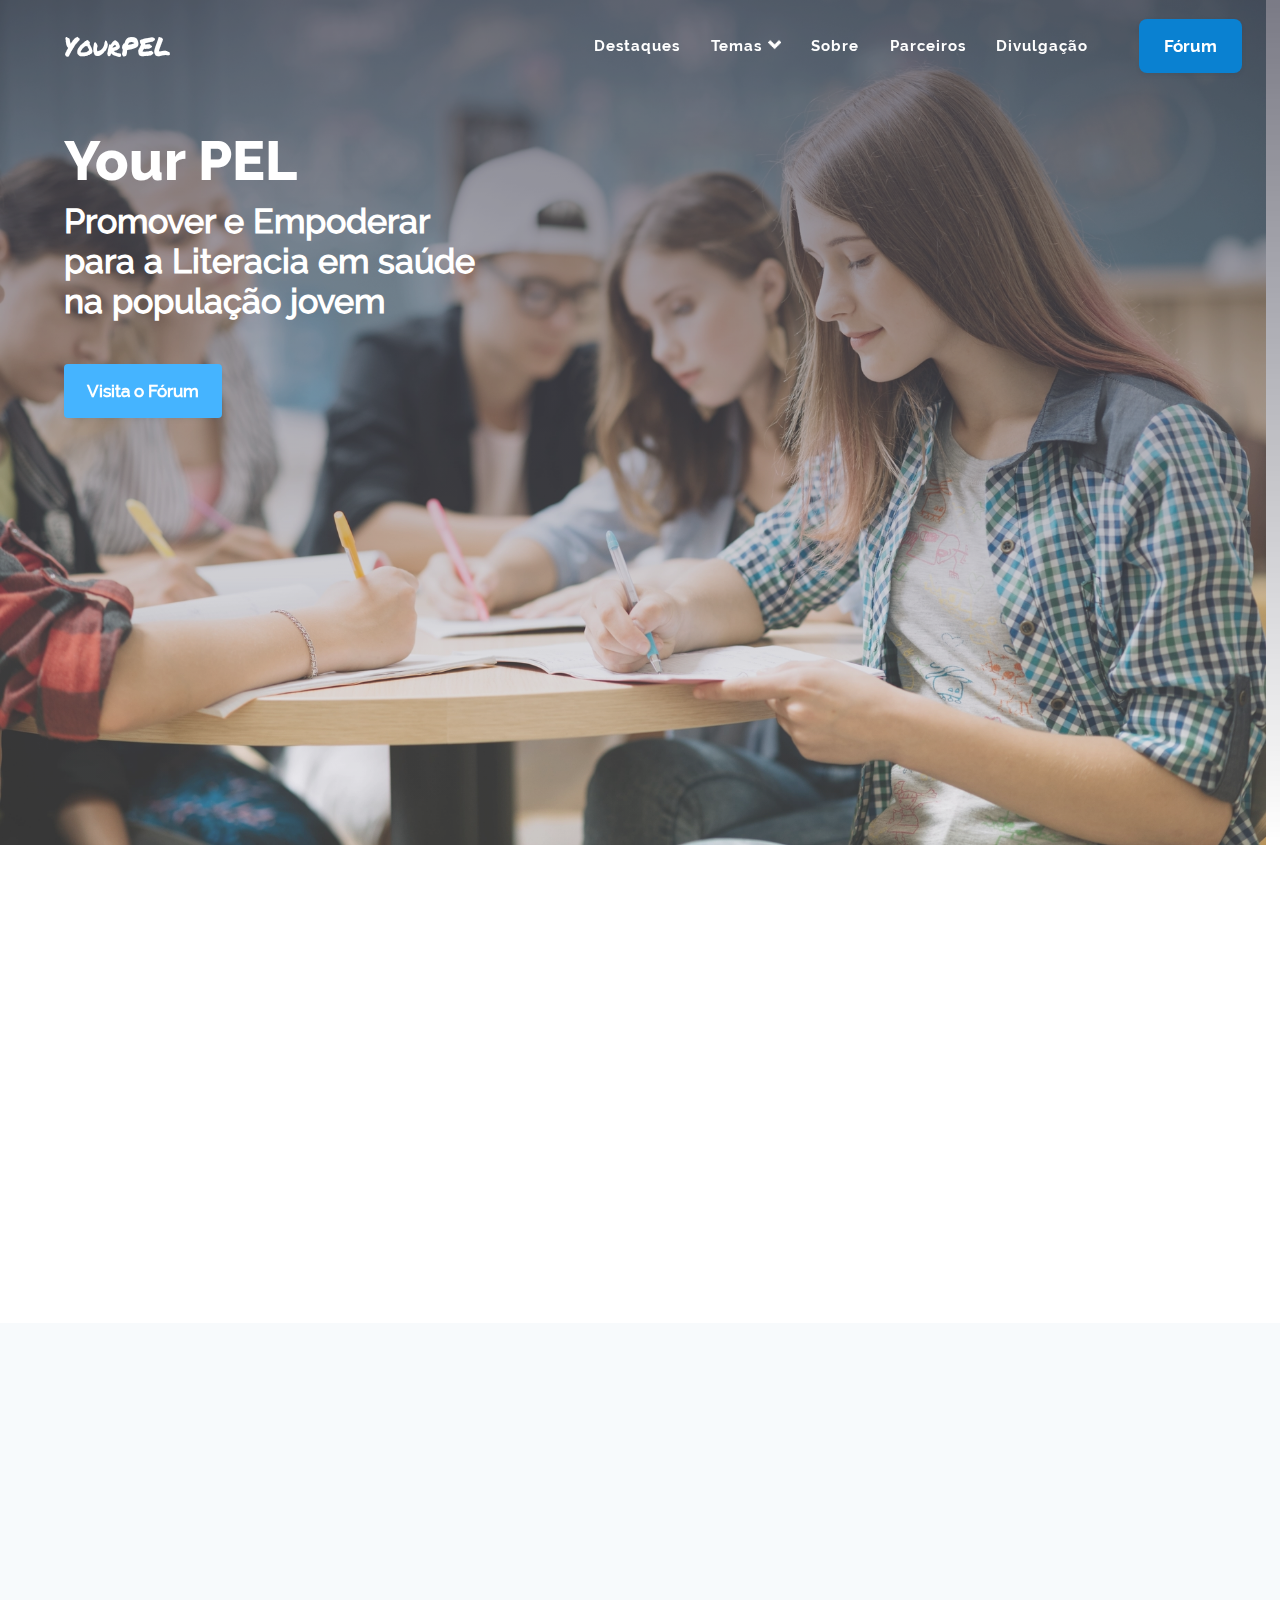
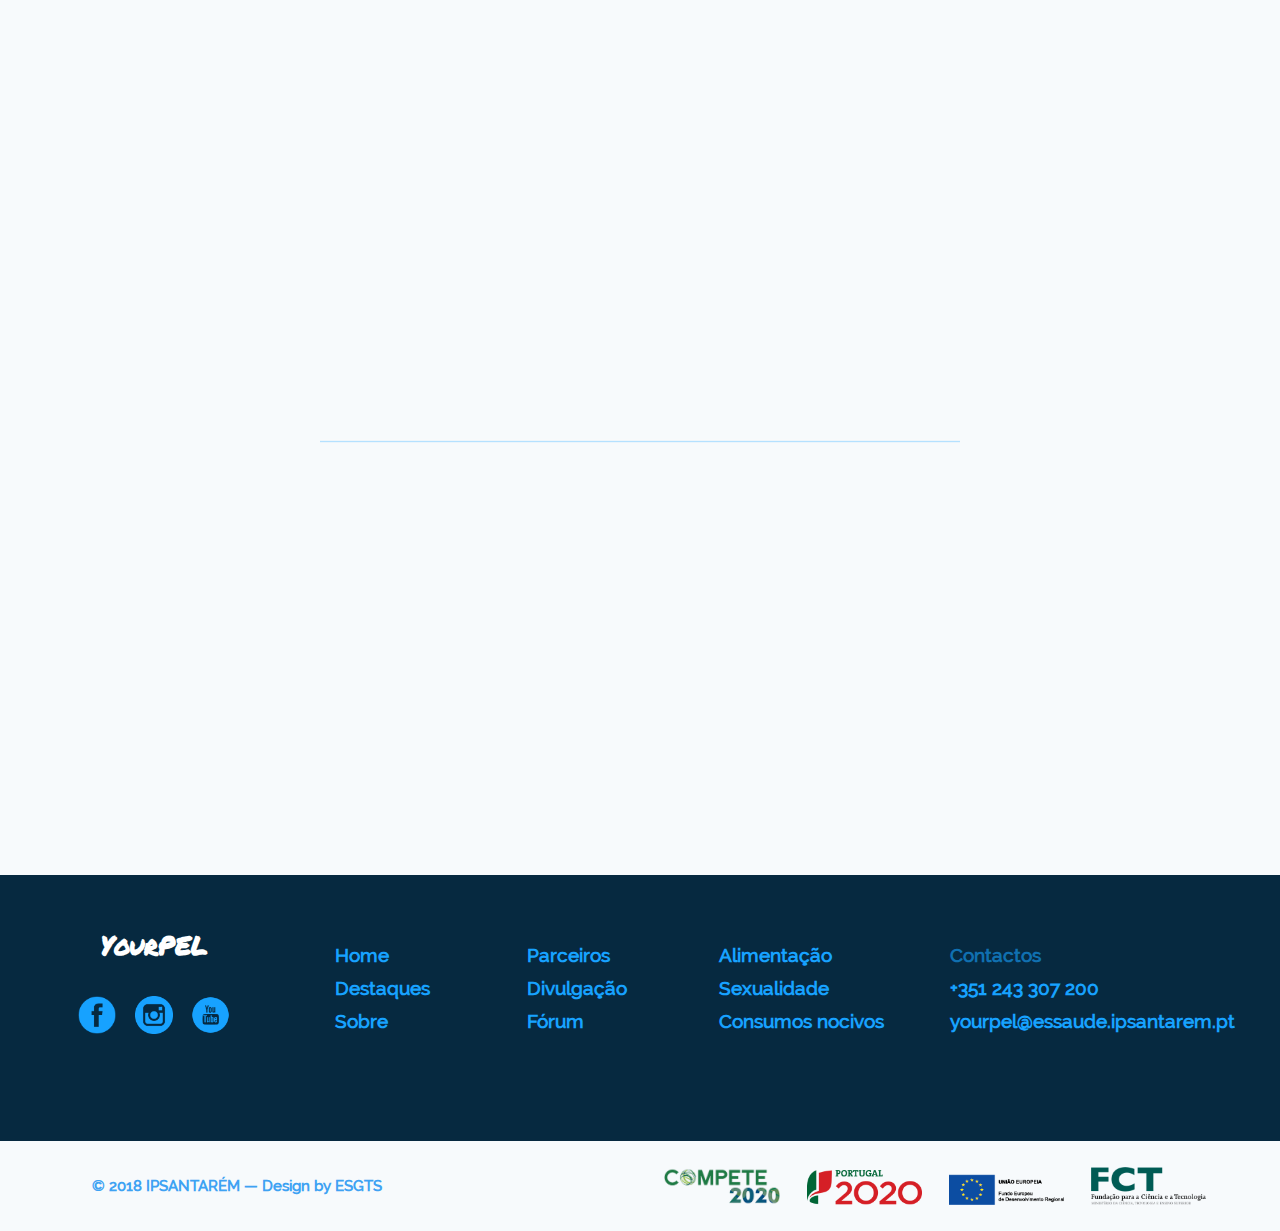
<file: index.html>
﻿<!DOCTYPE html>
<html>
    <head lang="pt">
        <meta charset="UTF-8">
        <title>Your PEL</title>
        <link rel="stylesheet" href="css/animate.css"/>
        <link rel="stylesheet" href="css/style.css"/>
        <script src="js/jquery-3.2.1.min.js"></script>
        <script src="js/jquery.color-2.1.2.min.js"></script>
        <script src="js/menu.js"></script>
        <script src="js/wow.js"></script>
        <meta name="viewport" content="width=device-width, initial-scale=1"/>
        <script>
            new WOW().init();
        </script>
    </head>
    <body class="index paginaTema">
        <div class="zonaMenu">
            <nav class="navbar">
                <a class="logo" href="index.html">YourPEL</a>
                <ul class="topicosMenu">
                    <li><a href="destaques.html">Destaques</a></li>
                    <li class="dropdownMenu">Temas<button class="setaTemasMenu"></button>
                        <div class="helper"></div>
                        <div class="triangulo"></div>
                        <div class="dropdown">
                            <div class="submenus">
                                <a href="alimentacao.html">Alimentação</a>
                                <a href="sexualidade.html">Sexualidade</a>
                                <a href="consumos.html">Consumos Nocivos</a>
                                <div class="clear"></div>
                            </div>
                        </div>
                        <div class="clear"></div>
                    </li>
                    <li><a href="sobre.html">Sobre</a></li>
                    <li><a href="parceiros.html">Parceiros</a></li>
                    <li><a href="divulgacao.html">Divulgação</a></li>
                </ul>
                <a href="forum.html"><input type="button" class="active" value="Fórum"></a>
            </nav>
            <div class="navbar-mobile mobile">
                <a class="logo" href="index.html">YourPEL</a>
                <button class="botao-mobile">☰</button>
                <div class="clear"></div>
            </div>
            <nav class="menu-mobile mobile">
                <div class="topicosMenu">
                    <div class="menu-contentor">
                        <button>x</button>
                        <a href="destaques.html">Destaques</a>
                        <a class="temas" href="alimentacao.html">Alimentação</a>
                        <a class="temas" href="sexualidade.html">Sexualidade</a>
                        <a class="temas" href="consumos.html">Consumos Nocivos</a>
                        <a href="sobre.html">Sobre</a>
                        <a href="parceiros.html">Parceiros</a>
                        <a href="divulgacao.html">Divulgação</a>
                        <a href="forum.html">Fórum</a>
                        <div class="clear"></div>
                    </div>
                    <div class="clear"></div>
                </div>
            </nav>
        </div>
        <div class="main" style="padding-bottom: 0">
            <div class="intro zonaced">
                <div class="bloco terco">
                    <h1>Your PEL</h1>
                    <div class="clear"></div>
                    <h3>Promover e Empoderar para a Literacia em saúde na população jovem</h3>
                    <div class="clear"></div>
                    <a href="forum.html" class="hvr-grow"><button type="button">Visita o Fórum</button></a>
                </div> 
            </div>

            <div class="zona">
                <div class="bloco metade">
                    <h1 class="wow fadeIn">O YourPEL ajuda-te com as tuas <mark>dúvidas</mark>.</h1>
                </div>
                <div class="bloco metade">
                    <p class="wow fadeIn">As mudanças ocorridas nos últimos anos na saúde da população portuguesa melhoraram significativamente, contudo, os jovens requerem particular atenção relativamente, aos determinantes da saúde relacionados com o estilo de vida.
                        <a href="sobre.html">Sabe mais sobre o YourPEL<img src="imagens/arrow.svg"></a></p>
                </div>
                <div class="clear"></div>
            </div>
            <div class="colorizar" style="height: 80vw;">
                    <div class="zona">
                        <h1 class="titulo wow fadeIn">Descobre tudo sobre os nossos <mark>três temas</mark> principais</h1>
                    </div>

                    <div class="zona comprido">
                        <a href="sexualidade.html">
                            <div class="sexualidade bloco terco wow fadeIn hvr-grow">
                                <h1>Sexualidade</h1>
                                <p>Respostas a todas as tuas questões</p>
                                <img src="imagens/imgSexual.png">
                                <div class="clear"></div>
                            </div>
                        </a>
                        
                        <a href="alimentacao.html">
                            <div class="alimentacao bloco terco wow fadeIn hvr-grow">
                                <h1>Alimentação</h1>
                                <p>Descobre os nossos artigos sobre alimentação</p>
                                <img src="imagens/imgAlimen.png">
                                <div class="clear"></div>
                            </div>
                        </a>

                        <a href="consumos.html">
                            <div class="consumos bloco terco wow fadeIn hvr-grow">
                                <h1>Consumos Nocivos</h1>
                                <p>Informa-te sobre os cuidados e precauções</p>
                                <img src="imagens/consumos.png">
                                <div class="clear"></div>
                            </div>
                        </a>
                        <div class="clear"></div>
                    </div>

                    <div class="hr"></div>

                    <div class="zona forum">
                        <div class="bloco metade">
                            <h1 class="wow fadeIn">Visita o nosso <mark>fórum</mark> e descobre muito mais</h1>
                        </div>

                        <div class="bloco metade">
                            <p class="wow fadeIn">Dispomos de várias salas onde podes discutir sobre os assuntos que mais te preocupam ou pelos quais sentes curiosidade em saber mais
                                <a href="forum.html">Descobre o Fórum<img src="imagens/arrow.svg"></a></p>
                        </div>
                        <div class="clear"></div>
                    </div>

            </div>
        </div>
        <footer>
            <div id="rodape">
                <h1 id="logoRodape">YourPEL</h1>
                <div id="icons">
                    <p id="linhaIc">
                        <a href="https://www.facebook.com/projetoyourpel/" target="_blank"><img id="facebookIcon" src="imagens/Rodape/facebook_icon.png" /></a>
                        <a href="https://www.instagram.com/yourpel/" target="_blank"><img id="instagramIcon" src="imagens/Rodape/instagram_icon.png" /></a>
                        <a href="https://www.youtube.com/channel/UCreEERg2Rs-FlDpCPxDyJGw" target="_blank"><img id="youtubeIcon" src="imagens/Rodape/youtube_icon.png" /></a>
                    </p>
                </div>
                <div class="zonaGeral menu">
                    <a href="index.html" class="estilo">Home</a>
                    <br>
                    <a href="destaques.html" class="estilo">Destaques </a>
                    <br>
                    <a href="sobre.html" class="estilo">Sobre </a>
                    <br>
                </div>

                <div class="zonaGeral2 menu">
                    <a href="parceiros.html" class="estilo">Parceiros</a>
                    <br>
                    <a href="divulgacao.html" class="estilo">Divulgação</a>
                    <br>
                    <a href="forum.html" class="estilo">Fórum</a>
                    <br>
                </div>

                <div class="zonaArtigos menu">
                    <a href="alimentacao.html" class="estilo">Alimentação</a>
                    <br>
                    <a href="sexualidade.html" class="estilo">Sexualidade</a>
                    <br>
                    <a href="consumos.html" class="estilo">Consumos nocivos</a>
                    <br>
                </div>

                <div class="zonaContactos menu">
                    <p class="styConta" style="color: #1070B0;">Contactos</p>
                    <p class="styConta" style="color: #17A2FF;">+351 243 307 200</p>
                    <p class="styConta" style="color: #17A2FF;">yourpel@essaude.ipsantarem.pt</p>
                </div>
                <div class="clear"></div>
            </div>
            <div id="zonaCopyrights">
                <p class="copyrights">© 2018 IPSANTARÉM — Design by ESGTS</p>
                <div id="icParceiros">
                    <a href="http://www.poci-compete2020.pt/"><img id="comp" class="estilo parceiros" src="imagens/Rodape/comp2020.png"/></a>
                    <a href="https://www.portugal2020.pt/"><img id="port" class="estilo parceiros" src="imagens/Rodape/port2020.png"/></a>
                    <a href="https://europa.eu/european-union/index_pt"><img id="eu" class="estilo parceiros" src="imagens/Rodape/UE.png"/></a>
                    <a href="https://www.fct.pt/"><img id="fct" class="estilo parceiros" src="imagens/Rodape/fct.png"/></a>
                </div>
            </div>
        </footer>
    </body>
</html>
</file>
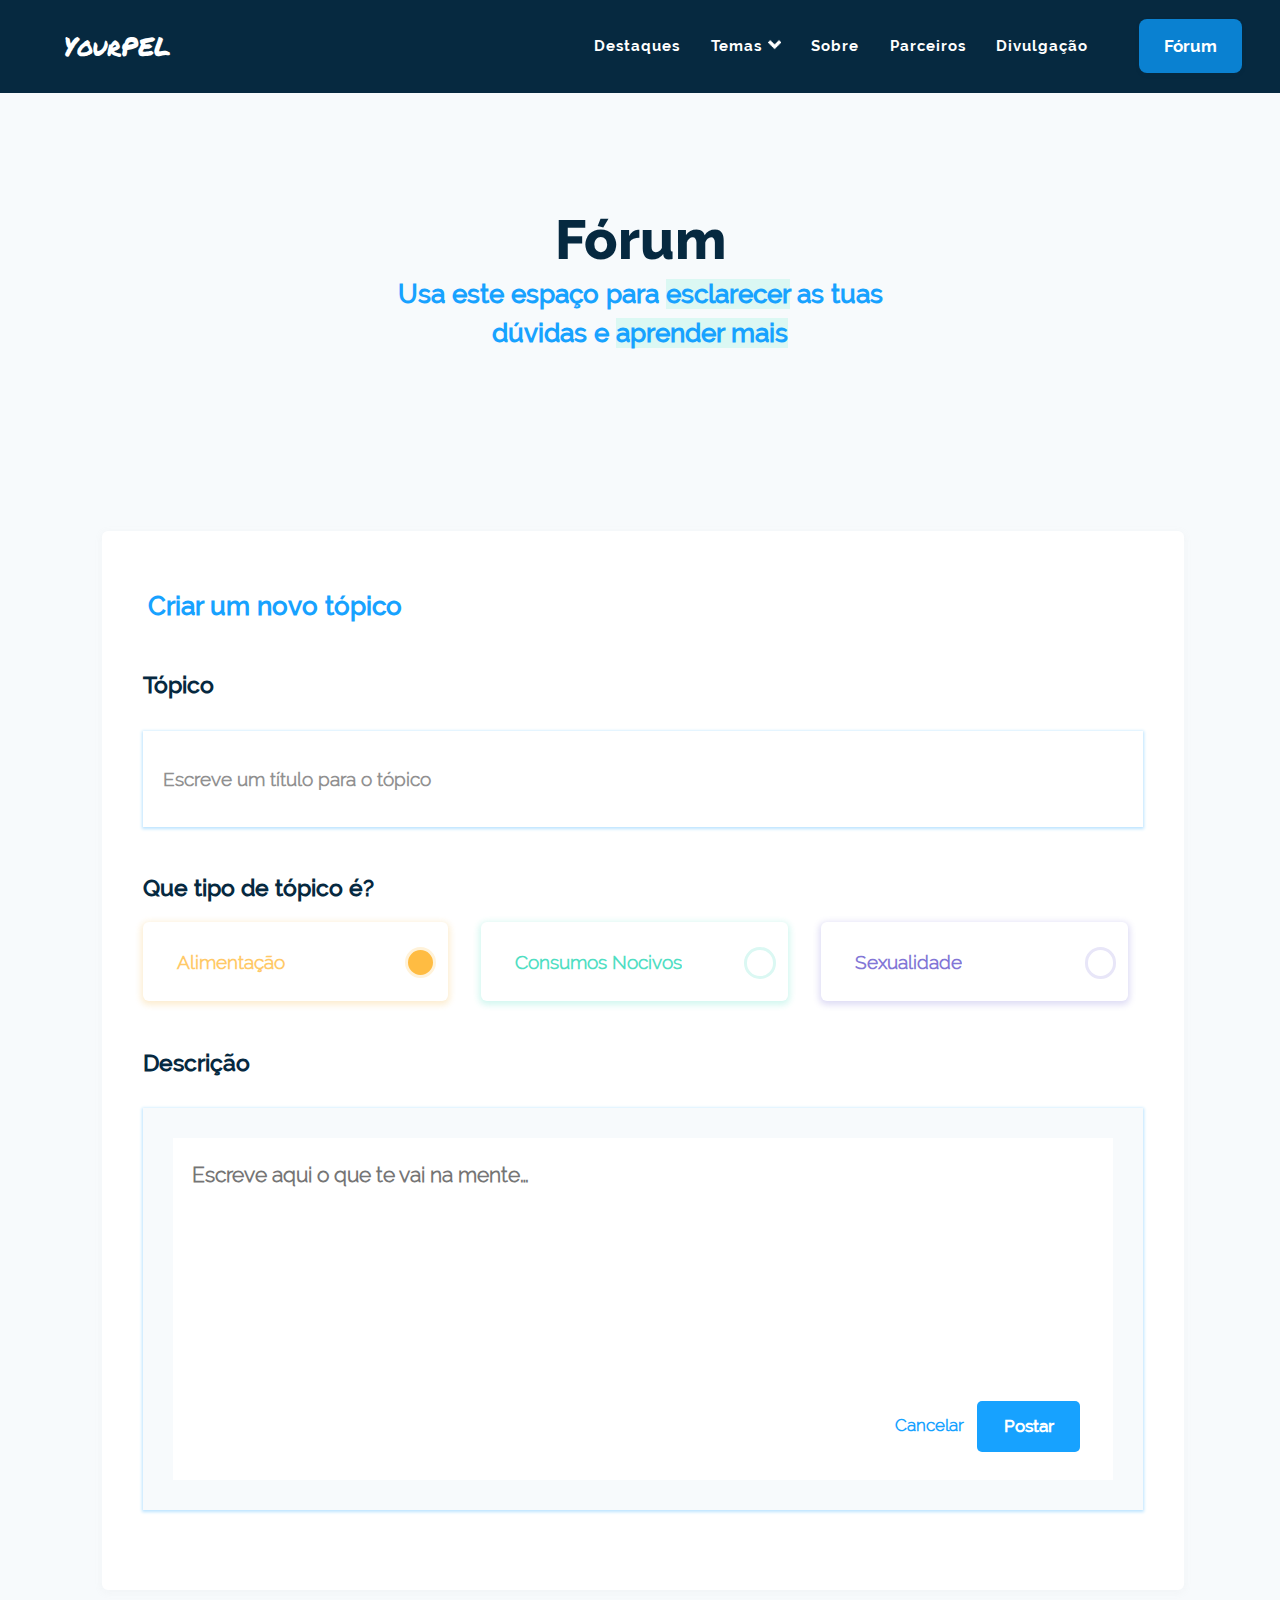
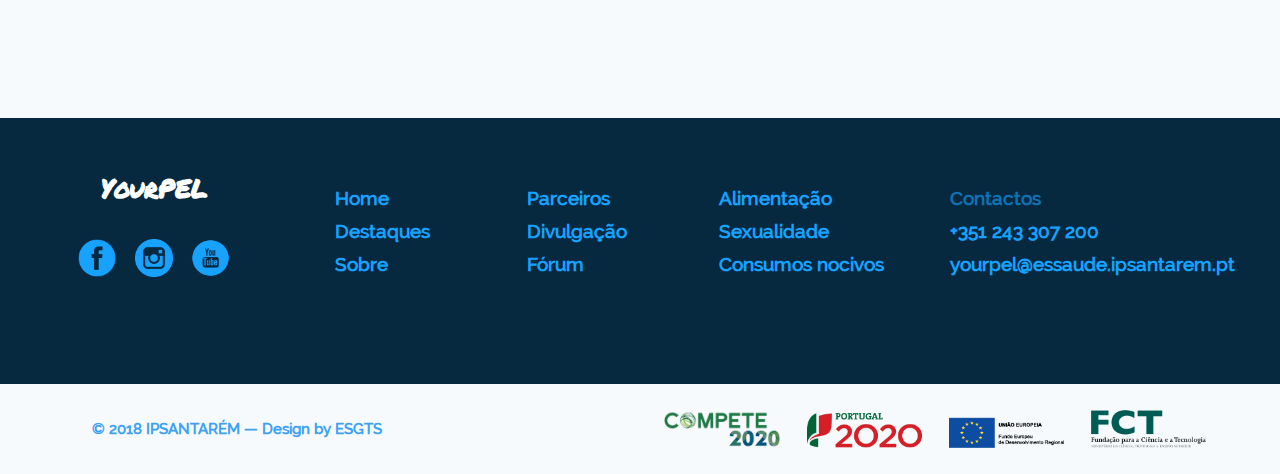
<file: criarTopico.html>
﻿<!DOCTYPE html>
<html>
<head lang="pt">
    <meta charset="UTF-8">
    <title>Fórum Your PEL</title>
    <link rel="stylesheet" href="css/style.css" />
    <link rel="stylesheet" href="css/animate.css" />
    <script src="js/wow.js"></script>
    <script src="js/jquery-3.2.1.min.js"></script>
    <script src="js/jquery.color-2.1.2.min.js"></script>
    <script src="js/menu.js"></script>
    <script src="js/recursosForumNovoTopico.js"></script>
    <script src="js/cookiesGeral.js"></script>
    <meta name="viewport" content="width=device-width, initial-scale=1" />
    <script>
      new WOW().init();
    </script>
</head>
<body class="paginaTema forum">
    <div class="zonaMenu">
        <nav class="navbar">
            <a class="logo" href="index.html">YourPEL</a>
            <ul class="topicosMenu">
                <li><a href="destaques.html">Destaques</a></li>
                <li class="dropdownMenu">
                    Temas<button class="setaTemasMenu"></button>
                    <div class="helper"></div>
                    <div class="triangulo"></div>
                    <div class="dropdown">
                        <div class="submenus">
                            <a href="alimentacao.html">Alimentação</a>
                            <a href="sexualidade.html">Sexualidade</a>
                            <a href="consumos.html">Consumos Nocivos</a>
                            <div class="clear"></div>
                        </div>
                    </div>
                    <div class="clear"></div>
                </li>
                <li><a href="sobre.html">Sobre</a></li>
                <li><a href="parceiros.html">Parceiros</a></li>
                <li><a href="divulgacao.html">Divulgação</a></li>
            </ul>
            <a href="forum.html"><input type="button" class="active" value="Fórum"></a>
        </nav>
        <div class="navbar-mobile mobile">
            <a class="logo" href="index.html">YourPEL</a>
            <button class="botao-mobile">☰</button>
            <div class="clear"></div>
        </div>
        <nav class="menu-mobile mobile">
            <div class="topicosMenu">
                <div class="menu-contentor">
                    <button>x</button>
                    <a href="destaques.html">Destaques</a>
                    <a class="temas" href="alimentacao.html">Alimentação</a>
                    <a class="temas" href="sexualidade.html">Sexualidade</a>
                    <a class="temas" href="consumos.html">Consumos Nocivos</a>
                    <a href="sobre.html">Sobre</a>
                    <a href="parceiros.html">Parceiros</a>
                    <a href="divulgacao.html">Divulgação</a>
                    <a href="forum.html">Fórum</a>
                    <div class="clear"></div>
                </div>
                <div class="clear"></div>
            </div>
        </nav>
    </div>
    <div class="main">
        <div class="tituloZonaConteudo">
            <p class="destaquesTitulo">Fórum</p>
            <p class="aqui-podes-encontrar">Usa este espaço para <mark>esclarecer</mark> as tuas dúvidas e <mark>aprender mais</mark></p>
        </div>
        <div class="conteudo">
            <p class="novoTopico">Criar um novo tópico</p>
            <p class="tituloTopico">Tópico</p>
            <div class="div_tituloNovoTopico">
                <input type="text" class="textoTituloNovoTopico" placeholder="Escreve um título para o tópico">
                <div class="clear"></div>
            </div>
            <p class="tituloTopico">Que tipo de tópico é?</p>
            <div class="div_escolhaTipoTopico">
                <div class="div_escolhaAlimentacao">
                    <p class="textoEscolha" style="color: #FFBC42">Alimentação</p>
                    <div class="round">
                        <input type="checkbox" id="cbAlimentacao" checked />
                        <label for="cbAlimentacao"></label>
                    </div>
                </div>
                <div class="div_escolhaConsumos">
                    <p class="textoEscolha" style="color: #24D7B4">Consumos Nocivos</p>
                    <div class="round">
                        <input type="checkbox" id="cbConsumos" />
                        <label for="cbConsumos" style="border: 3px solid #DBF8F3;"></label>
                    </div>
                </div>
                <div class="div_escolhaSexualidade">
                    <p class="textoEscolha" style="color:#6355CD">Sexualidade</p>
                    <div class="round">
                        <input type="checkbox" id="cbSexualidade" />
                        <label for="cbSexualidade" style="border: 3px solid #E8E6F8;"></label>
                    </div>
                </div>
                <div class="clear"></div>
            </div>
            <p class="tituloTopico">Descrição</p>
            <div class="div_descricaoNovoTopico">
                <div class="zonaTextoDescricao">
                    <textarea class="textoDescricao" placeholder="Escreve aqui o que te vai na mente…"></textarea>
                    <div class="div_postarCancelar">
                        <span class="cancelar">Cancelar</span>
                        <input type="button" class="btn_postar" value="Postar">
                    </div>
                </div>

                <div class="clear"></div>
            </div>
            <div class="zonaMudancaTopicos">

            </div>
        </div>
    </div>

    <footer>
        <div id="rodape">
            <h1 id="logoRodape">YourPEL</h1>
            <div id="icons">
                <p id="linhaIc">
                    <a href="https://www.facebook.com/projetoyourpel/" target="_blank"><img id="facebookIcon" src="imagens/Rodape/facebook_icon.png" /></a>
                    <a href="https://www.instagram.com/yourpel/" target="_blank"><img id="instagramIcon" src="imagens/Rodape/instagram_icon.png" /></a>
                    <a href="https://www.youtube.com/channel/UCreEERg2Rs-FlDpCPxDyJGw" target="_blank"><img id="youtubeIcon" src="imagens/Rodape/youtube_icon.png" /></a>
                </p>
            </div>
            <div class="zonaGeral menu">
                <a href="index.html" class="estilo">Home</a>
                <br>
                <a href="destaques.html" class="estilo">Destaques </a>
                <br>
                <a href="sobre.html" class="estilo">Sobre </a>
                <br>
            </div>

            <div class="zonaGeral2 menu">
                <a href="parceiros.html" class="estilo">Parceiros</a>
                <br>
                <a href="divulgacao.html" class="estilo">Divulgação</a>
                <br>
                <a href="forum.html" class="estilo">Fórum</a>
                <br>
            </div>

            <div class="zonaArtigos menu">
                <a href="alimentacao.html" class="estilo">Alimentação</a>
                <br>
                <a href="sexualidade.html" class="estilo">Sexualidade</a>
                <br>
                <a href="consumos.html" class="estilo">Consumos nocivos</a>
                <br>
            </div>

            <div class="zonaContactos menu">
                <p class="styConta" style="color: #1070B0;">Contactos</p>
                <p class="styConta" style="color: #17A2FF;">+351 243 307 200</p>
                <p class="styConta" style="color: #17A2FF;">yourpel@essaude.ipsantarem.pt</p>
            </div>
            <div class="clear"></div>
        </div>
        <div id="zonaCopyrights">
            <p class="copyrights">© 2018 IPSANTARÉM — Design by ESGTS</p>
            <div id="icParceiros">
                <a href="http://www.poci-compete2020.pt/"><img id="comp" class="estilo parceiros" src="imagens/Rodape/comp2020.png" /></a>
                <a href="https://www.portugal2020.pt/"><img id="port" class="estilo parceiros" src="imagens/Rodape/port2020.png" /></a>
                <a href="https://europa.eu/european-union/index_pt"><img id="eu" class="estilo parceiros" src="imagens/Rodape/UE.png" /></a>
                <a href="https://www.fct.pt/"><img id="fct" class="estilo parceiros" src="imagens/Rodape/fct.png" /></a>
            </div>
        </div>
    </footer>
</body>
</html>
</file>
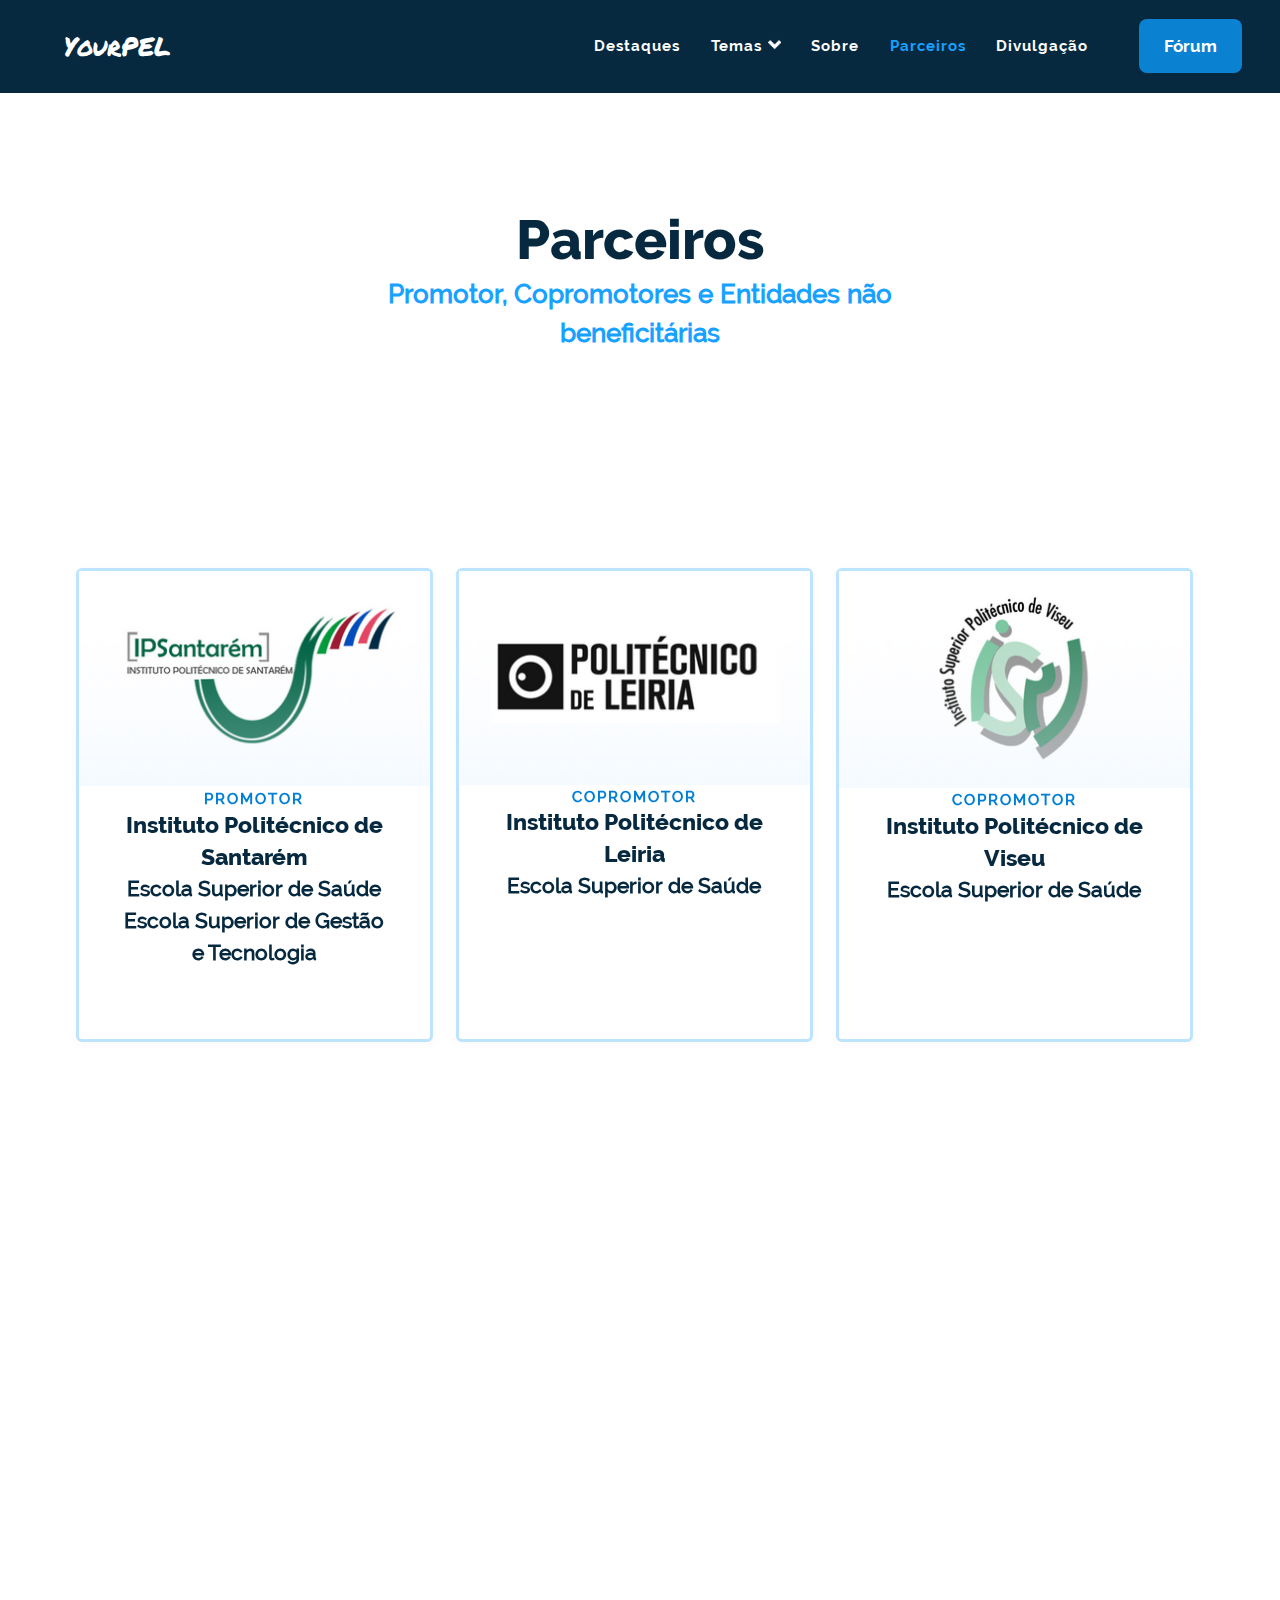
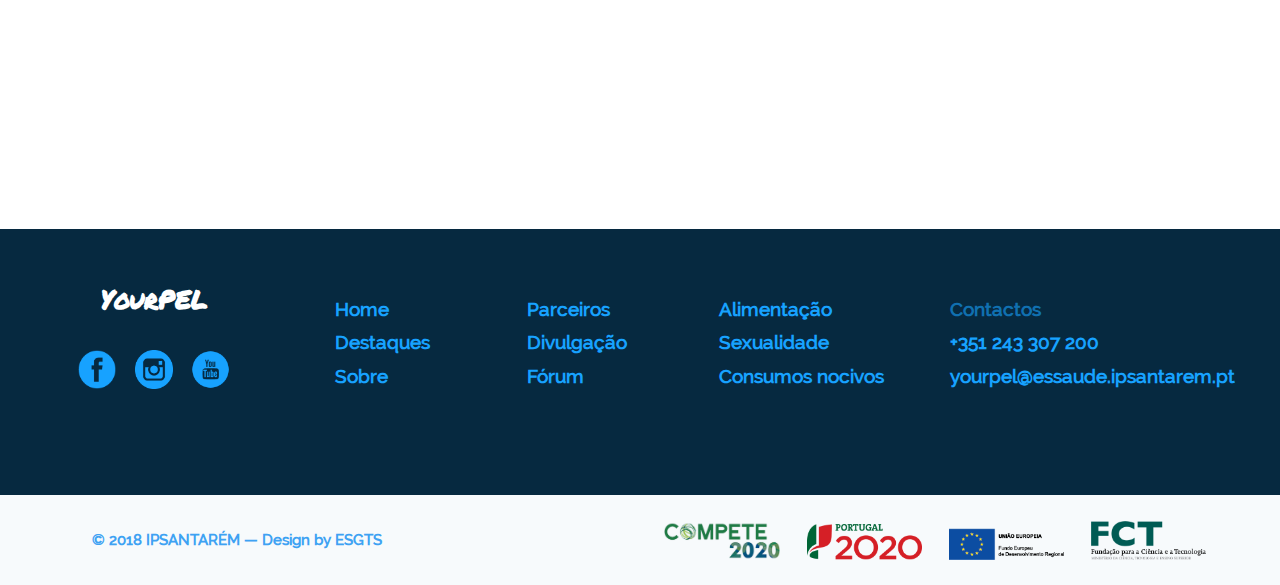
<file: parceiros.html>
﻿<!DOCTYPE html>
<html>
    <head lang="pt">
        <meta charset="UTF-8">
        <title>Parceiros Your PEL</title>
        <link rel="stylesheet" href="css/style.css"/>
        <link rel="stylesheet" href="css/animate.css"/>
        <script src="js/wow.js"></script>
        <script src="js/jquery-3.2.1.min.js"></script>
        <script src="js/jquery.color-2.1.2.min.js"></script>
        <script src="js/menu.js"></script>
        <script src="js/cookiesGeral.js"></script>
        <meta name="viewport" content="width=device-width, initial-scale=1"/>
        <script>
          new WOW().init();
        </script>
    </head>
    <body class="parceiros">
        <div class="zonaMenu">
            <nav class="navbar">
                <a class="logo" href="index.html">YourPEL</a>
                <ul class="topicosMenu">
                    <li><a href="destaques.html">Destaques</a></li>
                    <li class="dropdownMenu">Temas<button class="setaTemasMenu"></button>
                        <div class="helper"></div>
                        <div class="triangulo"></div>
                        <div class="dropdown">
                            <div class="submenus">
                                <a href="alimentacao.html">Alimentação</a>
                                <a href="sexualidade.html">Sexualidade</a>
                                <a href="consumos.html">Consumos Nocivos</a>
                                <div class="clear"></div>
                            </div>
                        </div>
                        <div class="clear"></div>
                    </li>
                    <li><a href="sobre.html">Sobre</a></li>
                    <li class="selected"><a href="parceiros.html">Parceiros</a></li>
                    <li><a href="divulgacao.html">Divulgação</a></li>
                </ul>
                <a href="forum.html"><input type="button" class="active" value="Fórum"></a>
            </nav>
            <div class="navbar-mobile mobile">
                <a class="logo" href="index.html">YourPEL</a>
                <button class="botao-mobile">☰</button>
                <div class="clear"></div>
            </div>
            <nav class="menu-mobile mobile">
                <div class="topicosMenu">
                    <div class="menu-contentor">
                        <button>x</button>
                        <a href="destaques.html">Destaques</a>
                        <a class="temas" href="alimentacao.html">Alimentação</a>
                        <a class="temas" href="sexualidade.html">Sexualidade</a>
                        <a class="temas" href="consumos.html">Consumos Nocivos</a>
                        <a href="sobre.html">Sobre</a>
                        <a href="parceiros.html">Parceiros</a>
                        <a href="divulgacao.html">Divulgação</a>
                        <a href="forum.html">Fórum</a>
                        <div class="clear"></div>
                    </div>
                    <div class="clear"></div>
                </div>
            </nav>
        </div>
        <div class="main">
            <div class="tituloZonaConteudo">
                <p class="destaquesTitulo">Parceiros</p>
                <p class="aqui-podes-encontrar">Promotor, Copromotores e Entidades não beneficitárias</p>
            </div>

            <div class="parcerias">
                <a href="http://www.ipsantarem.pt/pt/home/">
                    <div class="parceiro wow fadeIn hvr-grow">
                        <img src="imagens/logoIPS.png">
                        <p class="parceria">PROMOTOR</p>
                        <p class="nomeInstituto">Instituto Politécnico de Santarém</p>
                        <p class="nomeEscola">Escola Superior de Saúde </br> Escola Superior de Gestão e Tecnologia</p>
                    </div>
                </a>

                <a href="https://www.ipleiria.pt/">
                    <div class="parceiro wow fadeIn hvr-grow">
                        <img src="imagens/logoIPL.png">
                        <p class="parceria">COPROMOTOR</p>
                        <p class="nomeInstituto">Instituto Politécnico de Leiria</p>
                        <p class="nomeEscola">Escola Superior de Saúde</p>
                    </div>
                </a>

                <a href="http://www.ipv.pt/">
                    <div class="parceiro wow fadeIn hvr-grow">
                        <img src="imagens/logoIPV.png">
                        <p class="parceria">COPROMOTOR</p>
                        <p class="nomeInstituto">Instituto Politécnico de Viseu</p>
                        <p class="nomeEscola">Escola Superior de Saúde</p>
                    </div>
                </a>

                <a href="http://www.agrupamentoegap.pt/">
                    <div class="parceiro wow fadeIn hvr-grow">
                        <img src="imagens/logoAEGAP.png">
                        <p class="parceria">COPROMOTOR</p>
                        <p class="nomeInstituto">Agrupamento de Escolas da Golegã, Azinhaga e Pombalinho</p>
                    </div>
                </a>

                <a href="http://nonio.ese.ipsantarem.pt/avejicc/">
                    <div class="parceiro wow fadeIn hvr-grow">
                        <img src="imagens/logoAEC.png">
                        <p class="parceria">COPROMOTOR</p>
                        <p class="nomeInstituto">Agrupamento de Escolas da Chamusca</p>
                    </div>
                </a>

                <a href="http://www.arslvt.min-saude.pt/pages/287?poi_id=2245">
                    <div class="parceiro wow fadeIn hvr-grow">
                        <img src="imagens/logoACSL.png">
                        <p class="parceria">COPROMOTOR</p>
                        <p class="nomeInstituto">Agrupamento de Centros de Saúde da Lezíria</p>
                    </div>
                </a>
                <div class="clear"></div>
            </div>
        </div>
        <footer>
            <div id="rodape">
                <h1 id="logoRodape">YourPEL</h1>
                <div id="icons">
                    <p id="linhaIc">
                        <a href="https://www.facebook.com/projetoyourpel/" target="_blank"><img id="facebookIcon" src="imagens/Rodape/facebook_icon.png" /></a>
                        <a href="https://www.instagram.com/yourpel/" target="_blank"><img id="instagramIcon" src="imagens/Rodape/instagram_icon.png" /></a>
                        <a href="https://www.youtube.com/channel/UCreEERg2Rs-FlDpCPxDyJGw" target="_blank"><img id="youtubeIcon" src="imagens/Rodape/youtube_icon.png" /></a>
                    </p>
                </div>
                <div class="zonaGeral menu">
                    <a href="index.html" class="estilo">Home</a>
                    <br>
                    <a href="destaques.html" class="estilo">Destaques </a>
                    <br>
                    <a href="sobre.html" class="estilo">Sobre </a>
                    <br>
                </div>

                <div class="zonaGeral2 menu">
                    <a href="parceiros.html" class="estilo">Parceiros</a>
                    <br>
                    <a href="divulgacao.html" class="estilo">Divulgação</a>
                    <br>
                    <a href="forum.html" class="estilo">Fórum</a>
                    <br>
                </div>

                <div class="zonaArtigos menu">
                    <a href="alimentacao.html" class="estilo">Alimentação</a>
                    <br>
                    <a href="sexualidade.html" class="estilo">Sexualidade</a>
                    <br>
                    <a href="consumos.html" class="estilo">Consumos nocivos</a>
                    <br>
                </div>

                <div class="zonaContactos menu">
                    <p class="styConta" style="color: #1070B0;">Contactos</p>
                    <p class="styConta" style="color: #17A2FF;">+351 243 307 200</p>
                    <p class="styConta" style="color: #17A2FF;">yourpel@essaude.ipsantarem.pt</p>
                </div>
                <div class="clear"></div>
            </div>
            <div id="zonaCopyrights">
                <p class="copyrights">© 2018 IPSANTARÉM — Design by ESGTS</p>
                <div id="icParceiros">
                    <a href="http://www.poci-compete2020.pt/"><img id="comp" class="estilo parceiros" src="imagens/Rodape/comp2020.png"/></a>
                    <a href="https://www.portugal2020.pt/"><img id="port" class="estilo parceiros" src="imagens/Rodape/port2020.png"/></a>
                    <a href="https://europa.eu/european-union/index_pt"><img id="eu" class="estilo parceiros" src="imagens/Rodape/UE.png"/></a>
                    <a href="https://www.fct.pt/"><img id="fct" class="estilo parceiros" src="imagens/Rodape/fct.png"/></a>
                </div>
            </div>
        </footer>
    </body>
</html>
</file>
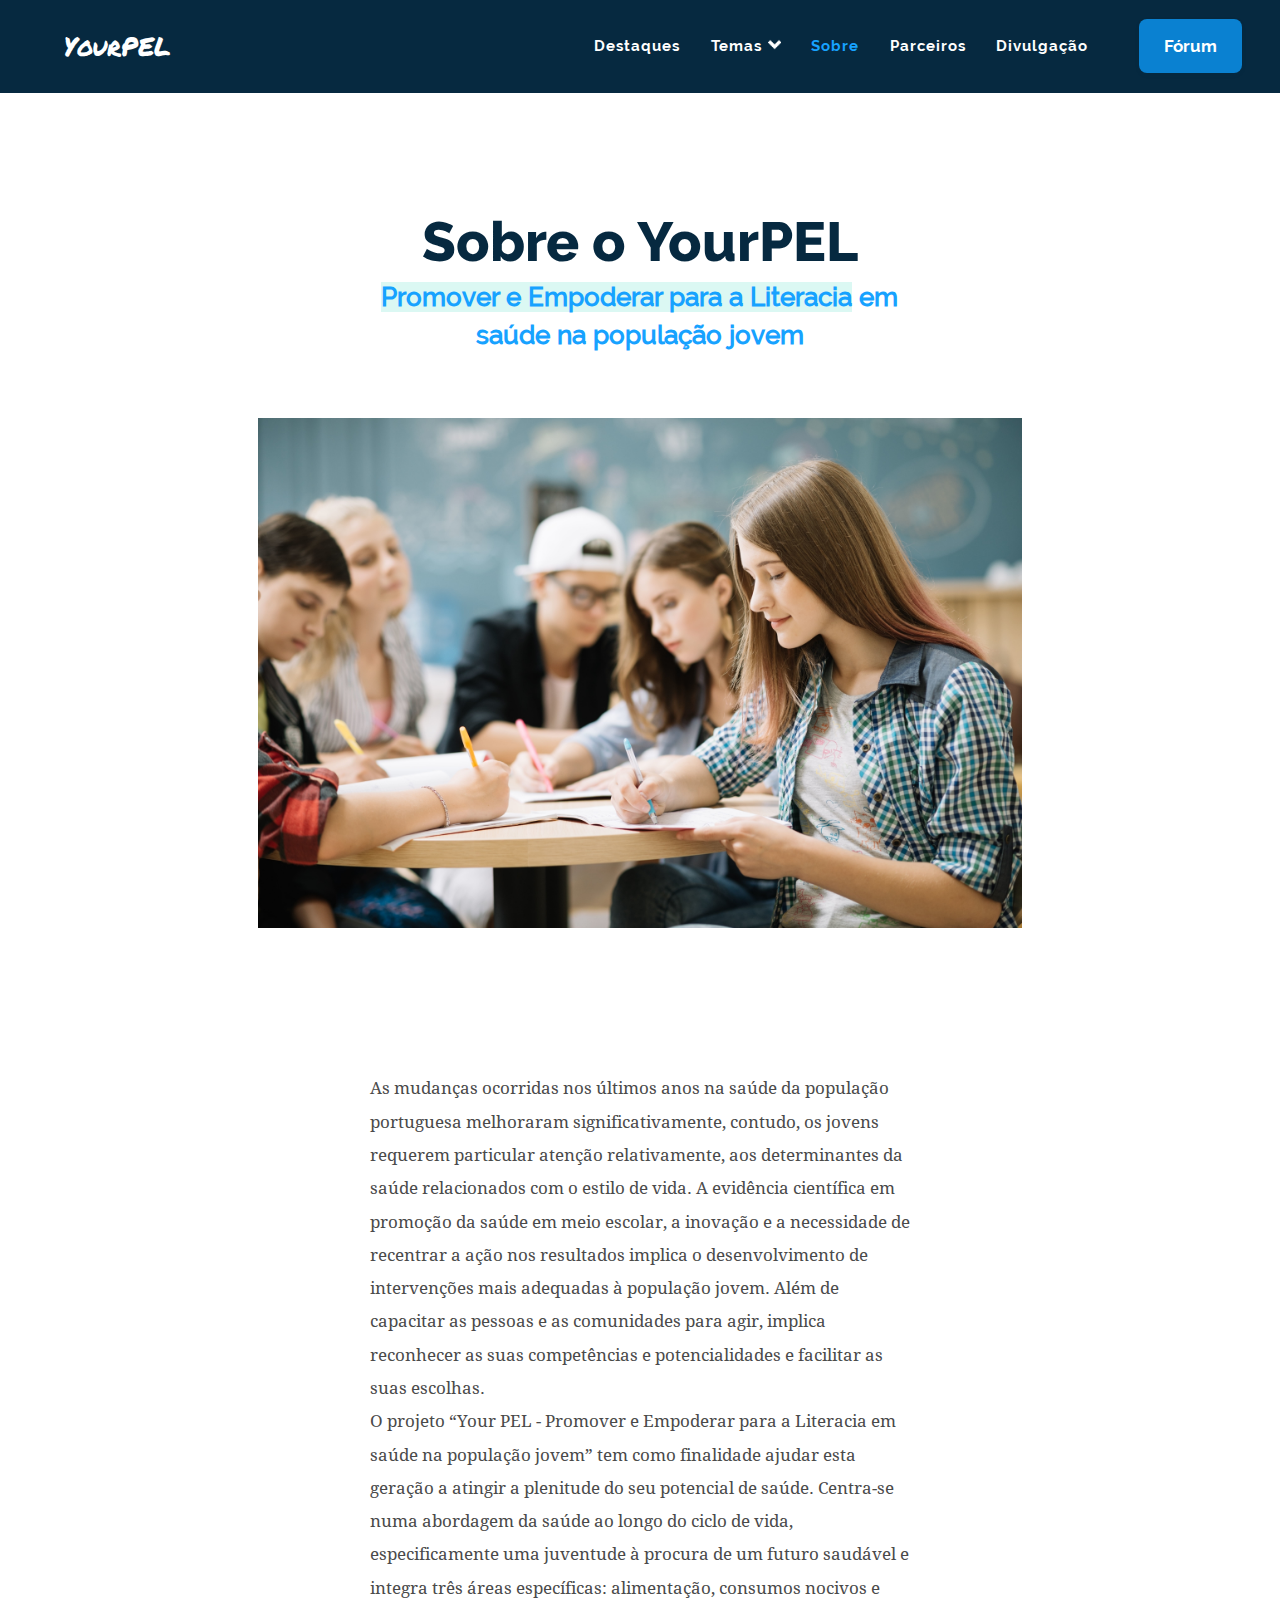
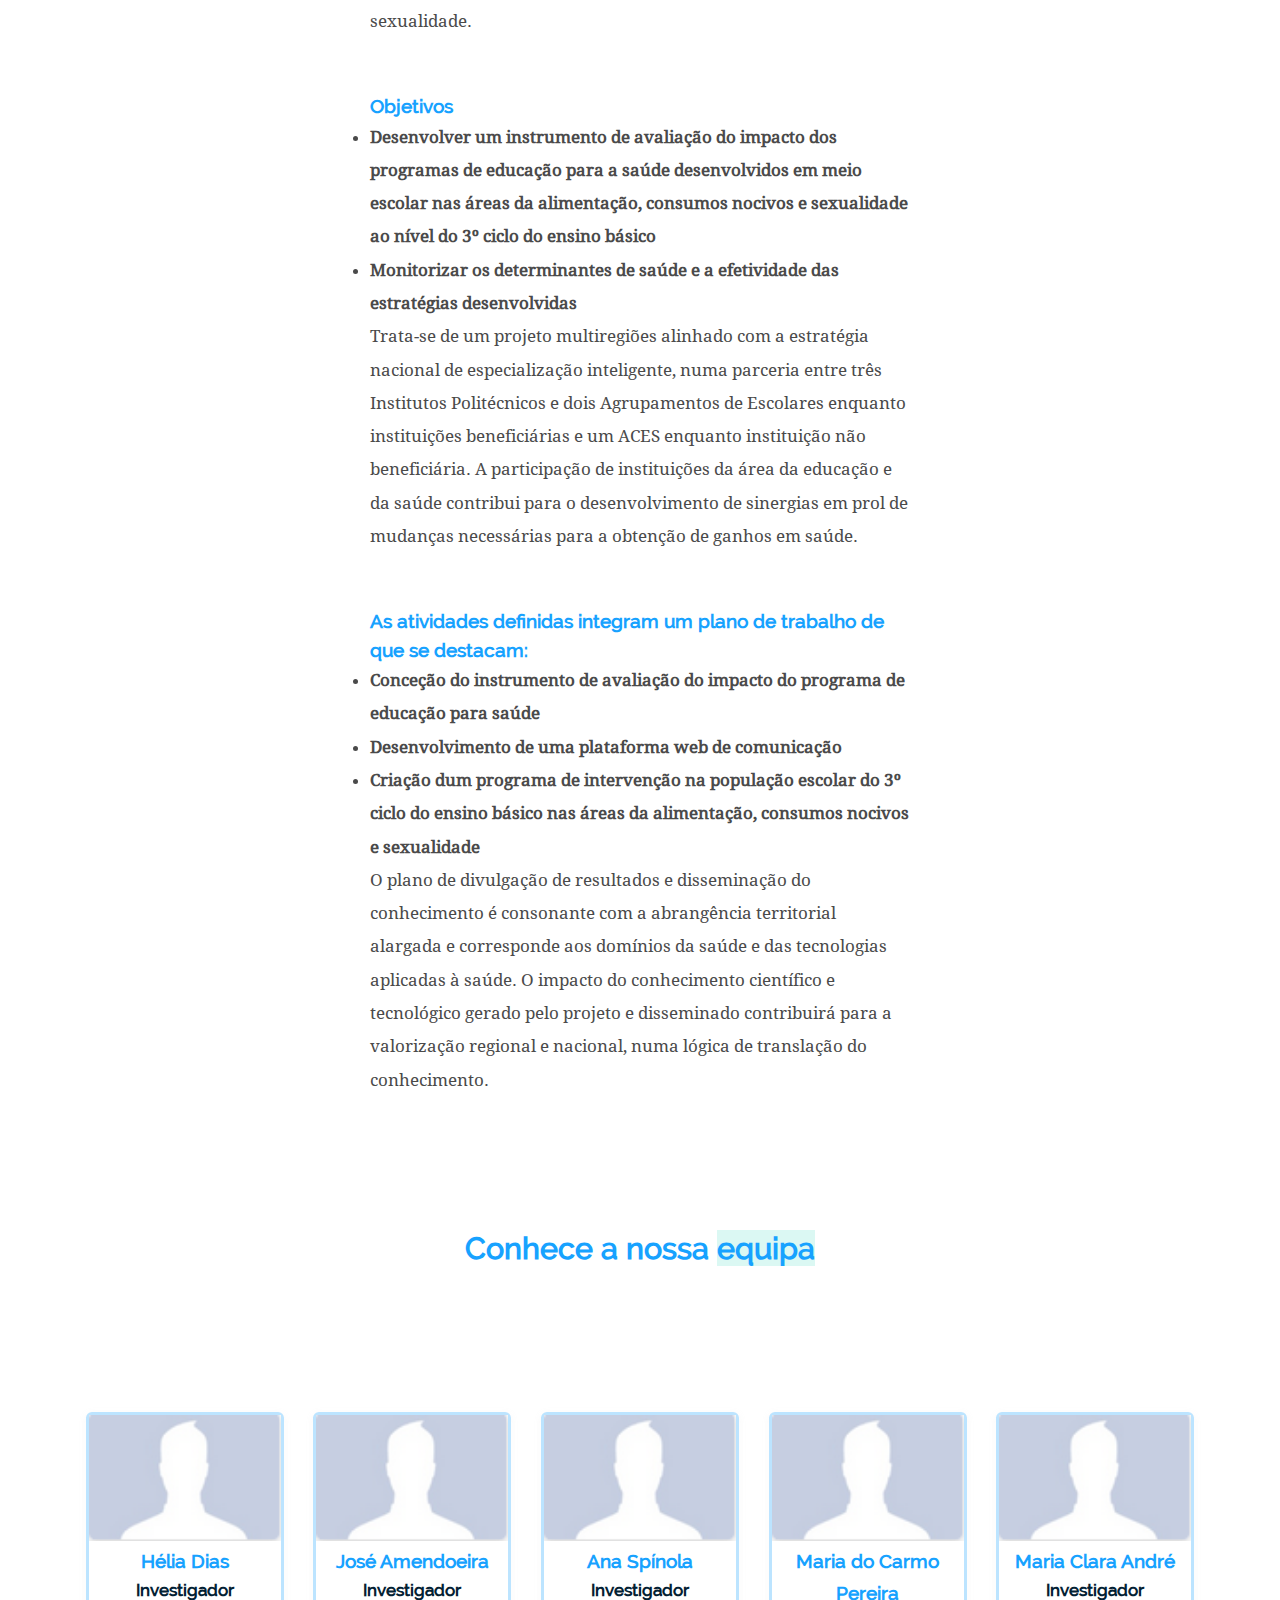
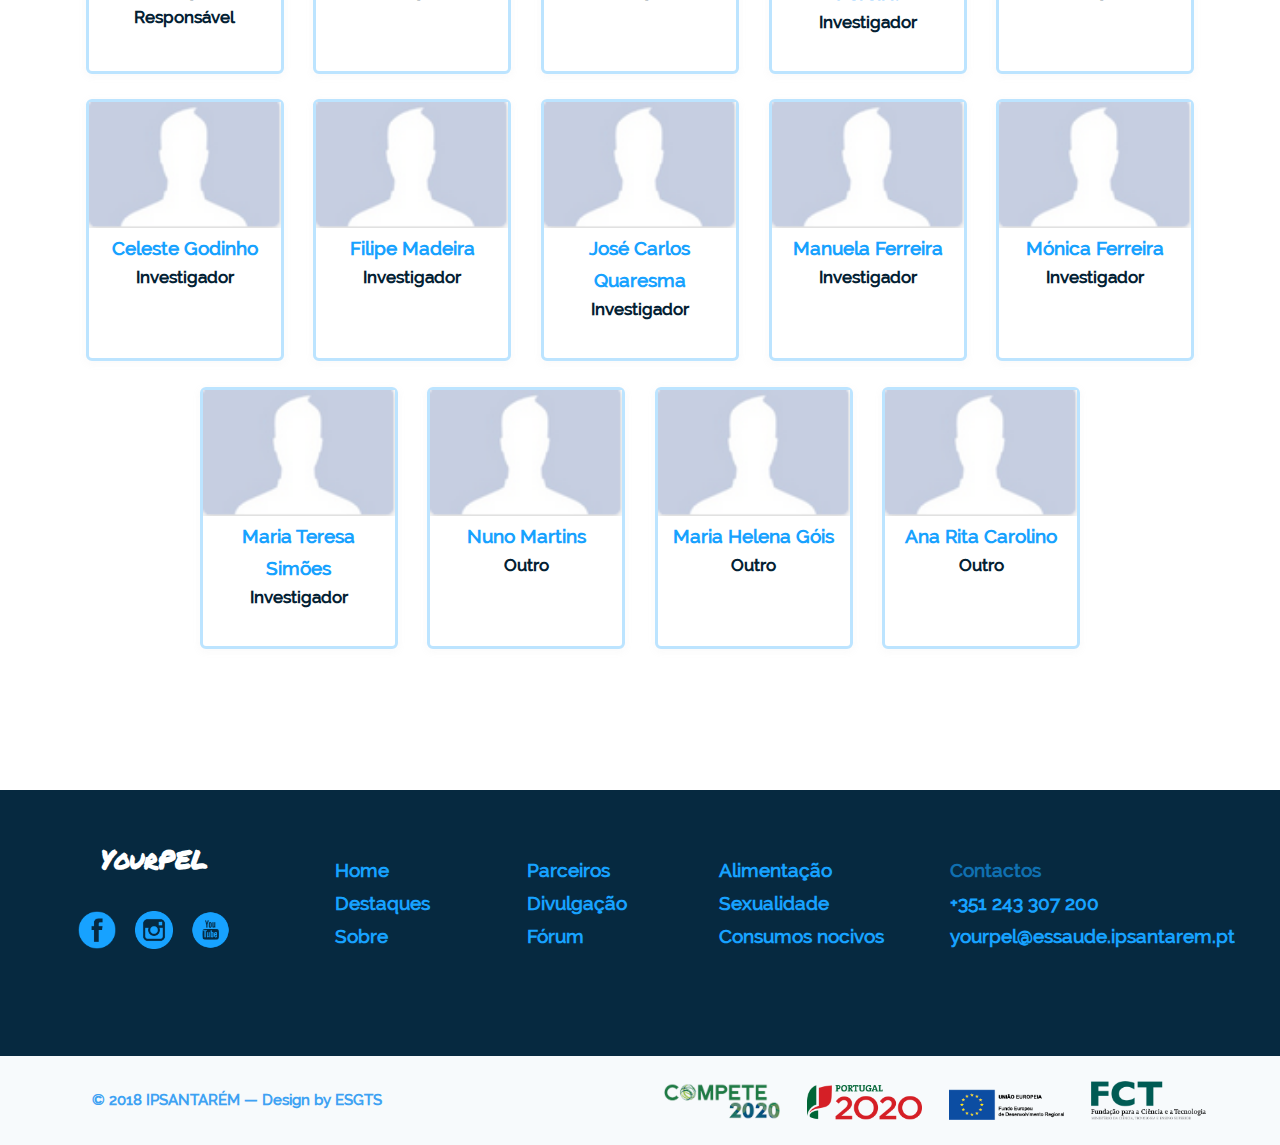
<file: sobre.html>
﻿<!DOCTYPE html>
<html>
<head lang="pt">
    <meta charset="UTF-8">
    <title>Sobre o Your PEL</title>
    <link rel="stylesheet" href="css/animate.css"/>
    <link rel="stylesheet" href="css/style.css"/>
    <script src="js/wow.js"></script>
    <script src="js/jquery-3.2.1.min.js"></script>
    <script src="js/jquery.color-2.1.2.min.js"></script>
    <script src="js/menu.js"></script>
    <script src="js/cookiesGeral.js"></script>
    <meta name="viewport" content="width=device-width, initial-scale=1"/>
    <script>
      new WOW().init();
  </script>
</head>
<body class="sobre">
    <div class="zonaMenu">
        <nav class="navbar">
            <a class="logo" href="index.html">YourPEL</a>
            <ul class="topicosMenu">
                <li><a href="destaques.html">Destaques</a></li>
                <li class="dropdownMenu">Temas<button class="setaTemasMenu"></button>
                    <div class="helper"></div>
                    <div class="triangulo"></div>
                    <div class="dropdown">
                        <div class="submenus">
                            <a href="alimentacao.html">Alimentação</a>
                            <a href="sexualidade.html">Sexualidade</a>
                            <a href="consumos.html">Consumos Nocivos</a>
                            <div class="clear"></div>
                        </div>
                    </div>
                    <div class="clear"></div>
                </li>
                <li class="selected"><a href="sobre.html">Sobre</a></li>
                <li><a href="parceiros.html">Parceiros</a></li>
                <li><a href="divulgacao.html">Divulgação</a></li>
            </ul>
            <a href="forum.html"><input type="button" class="active" value="Fórum"></a>
        </nav>
        <div class="navbar-mobile mobile">
            <a class="logo" href="index.html">YourPEL</a>
            <button class="botao-mobile">☰</button>
            <div class="clear"></div>
        </div>
        <nav class="menu-mobile mobile">
            <div class="topicosMenu">
                <div class="menu-contentor">
                    <button>x</button>
                    <a href="destaques.html">Destaques</a>
                    <a class="temas" href="alimentacao.html">Alimentação</a>
                    <a class="temas" href="sexualidade.html">Sexualidade</a>
                    <a class="temas" href="consumos.html">Consumos Nocivos</a>
                    <a href="sobre.html">Sobre</a>
                    <a href="parceiros.html">Parceiros</a>
                    <a href="divulgacao.html">Divulgação</a>
                    <a href="forum.html">Fórum</a>
                    <div class="clear"></div>
                </div>
                <div class="clear"></div>
            </div>
        </nav>
    </div>
    <div class="main">
        <div class="zona conteudo">
            <div class="tituloZonaConteudo">
                <p class="destaquesTitulo">Sobre o YourPEL</p>
                <p class="aqui-podes-encontrar"><mark>Promover e Empoderar para a Literacia</mark> em saúde na população jovem</p>
                <img src="imagens/imgInicial-min.jpg">
            </div>
            <div class="zona descricao">
                <p>As mudanças ocorridas nos últimos anos na saúde da população portuguesa melhoraram significativamente, contudo, os jovens requerem particular atenção relativamente, aos determinantes da saúde relacionados com o estilo de vida. A evidência científica em promoção da saúde em meio escolar, a inovação e a necessidade de recentrar a ação nos resultados implica o desenvolvimento de intervenções mais adequadas à população jovem. Além de capacitar as pessoas e as comunidades para agir, implica reconhecer as suas competências e potencialidades e facilitar as suas escolhas.</p>
                <p>O projeto “Your PEL - Promover e Empoderar para a Literacia em saúde na população jovem” tem como finalidade ajudar esta geração a atingir a plenitude do seu potencial de saúde. Centra-se numa abordagem da saúde ao longo do ciclo de vida, especificamente uma juventude à procura de um futuro saudável e integra três áreas específicas: alimentação, consumos nocivos e sexualidade.</p>

                <p class="destacar">Objetivos</p>
                <ul>
                    <li>Desenvolver um instrumento de avaliação do impacto dos programas de educação para a saúde desenvolvidos em meio escolar nas áreas da alimentação, consumos nocivos e sexualidade ao nível do 3º ciclo do ensino básico</li>
                    <li>Monitorizar os determinantes de saúde e a efetividade das estratégias desenvolvidas</li>
                </ul>

                <p>Trata-se de um projeto multiregiões alinhado com a estratégia nacional de especialização inteligente, numa parceria entre três Institutos Politécnicos e dois Agrupamentos de Escolares enquanto instituições beneficiárias e um ACES enquanto instituição não beneficiária. A participação de instituições da área da educação e da saúde contribui para o desenvolvimento de sinergias em prol de mudanças necessárias para a obtenção de ganhos em saúde.</p>

                <p class="destacar">As atividades definidas integram um plano de trabalho de que se destacam:</p>
                <ul>
                    <li>Conceção do instrumento de avaliação do impacto do programa de educação para saúde</li>
                    <li>Desenvolvimento de uma plataforma web de comunicação</li>
                    <li>Criação dum programa de intervenção na população escolar do 3º ciclo do ensino básico nas áreas da alimentação, consumos nocivos e sexualidade</li>
                </ul>

                <p>O plano de divulgação de resultados e disseminação do conhecimento é consonante com a abrangência territorial alargada e corresponde aos domínios da saúde e das tecnologias aplicadas à saúde. O impacto do conhecimento científico e tecnológico gerado pelo projeto e disseminado contribuirá para a valorização regional e nacional, numa lógica de translação do conhecimento.</p>
            </div>
        </div>
        <div class="zona equipa">
            <h1>Conhece a nossa <mark>equipa</mark></h1>
            <div class="elementos">
                <div class="elemento">
                    <img src="imagens/fotosPerfil/nada.png">
                    <p class="nome">Hélia Dias</p>
                    <p class="cargo">Investigador Responsável</p>
                </div>
                <div class="elemento">
                    <img src="imagens/fotosPerfil/nada.png">
                    <p class="nome">José Amendoeira</p>
                    <p class="cargo">Investigador</p>
                </div>
                <div class="elemento">
                    <img src="imagens/fotosPerfil/nada.png">
                    <p class="nome">Ana Spínola</p>
                    <p class="cargo">Investigador</p>
                </div>
                <div class="elemento">
                    <img src="imagens/fotosPerfil/nada.png">
                    <p class="nome">Maria do Carmo Pereira</p>
                    <p class="cargo">Investigador</p>
                </div>
                <div class="elemento">
                    <img src="imagens/fotosPerfil/nada.png">
                    <p class="nome">Maria Clara André</p>
                    <p class="cargo">Investigador</p>
                </div>
                <div class="elemento">
                    <img src="imagens/fotosPerfil/nada.png">
                    <p class="nome">Celeste Godinho</p>
                    <p class="cargo">Investigador</p>
                </div>
                <div class="elemento">
                    <img src="imagens/fotosPerfil/nada.png">
                    <p class="nome">Filipe Madeira</p>
                    <p class="cargo">Investigador</p>
                </div>
                <div class="elemento">
                    <img src="imagens/fotosPerfil/nada.png">
                    <p class="nome">José Carlos Quaresma</p>
                    <p class="cargo">Investigador</p>
                </div>
                <div class="elemento">
                    <img src="imagens/fotosPerfil/nada.png">
                    <p class="nome">Manuela Ferreira</p>
                    <p class="cargo">Investigador</p>
                </div>
                <div class="elemento">
                    <img src="imagens/fotosPerfil/nada.png">
                    <p class="nome">Mónica Ferreira</p>
                    <p class="cargo">Investigador</p>
                </div>
                <div class="elemento">
                    <img src="imagens/fotosPerfil/nada.png">
                    <p class="nome">Maria Teresa Simões</p>
                    <p class="cargo">Investigador</p>
                </div>
                <div class="elemento">
                    <img src="imagens/fotosPerfil/nada.png">
                    <p class="nome">Nuno Martins</p>
                    <p class="cargo">Outro</p>
                </div>
                <div class="elemento">
                    <img src="imagens/fotosPerfil/nada.png">
                    <p class="nome">Maria Helena Góis</p>
                    <p class="cargo">Outro</p>
                </div>
                <div class="elemento">
                    <img src="imagens/fotosPerfil/nada.png">
                    <p class="nome">Ana Rita Carolino</p>
                    <p class="cargo">Outro</p>
                </div>
            </div>
        </div>
    </div>
    <footer>
        <div id="rodape">
            <h1 id="logoRodape">YourPEL</h1>
            <div id="icons">
                <p id="linhaIc">
                    <img id="facebookIcon" src="imagens/Rodape/facebook_icon.png"/>
                    <img id="instagramIcon" src="imagens/Rodape/instagram_icon.png"/>
                    <img id="youtubeIcon" src="imagens/Rodape/youtube_icon.png"/>
                </p>
            </div>
            <div class="zonaGeral menu">
                <a href="index.html" class="estilo">Home</a>
                <br>
                <a href="destaques.html" class="estilo">Destaques </a>
                <br>
                <a href="sobre.html" class="estilo">Sobre </a>
                <br>
            </div>

            <div class="zonaGeral2 menu">
                <a href="parceiros.html" class="estilo">Parceiros</a>
                <br>
                <a href="divulgacao.html" class="estilo">Divulgação</a>
                <br>
                <a href="forum.html" class="estilo">Fórum</a>
                <br>
            </div>

            <div class="zonaArtigos menu">
                <a href="alimentacao.html" class="estilo">Alimentação</a>
                <br>
                <a href="sexualidade.html" class="estilo">Sexualidade</a>
                <br>
                <a href="consumos.html" class="estilo">Consumos nocivos</a>
                <br>
            </div>

            <div class="zonaContactos menu">
                <p class="styConta" style="color: #1070B0;">Contactos</p>
                <p class="styConta" style="color: #17A2FF;">+351 243 307 200</p>
                <p class="styConta" style="color: #17A2FF;">yourpel@essaude.ipsantarem.pt</p>
            </div>
            <div class="clear"></div>
        </div>
        <div id="zonaCopyrights">
            <p class="copyrights">© 2018 IPSANTARÉM — Design by ESGTS</p>
            <div id="icParceiros">
                <a href="http://www.poci-compete2020.pt/"><img id="comp" class="estilo parceiros" src="imagens/Rodape/comp2020.png"/></a>
                <a href="https://www.portugal2020.pt/"><img id="port" class="estilo parceiros" src="imagens/Rodape/port2020.png"/></a>
                <a href="https://europa.eu/european-union/index_pt"><img id="eu" class="estilo parceiros" src="imagens/Rodape/UE.png"/></a>
                <a href="https://www.fct.pt/"><img id="fct" class="estilo parceiros" src="imagens/Rodape/fct.png"/></a>
            </div>
        </div>
    </footer>
</body>
</html>
</file>
<file: css/style.css>
/* PARTES EM COMUM */
    /*CORES*/
        :root {
            --geral-cor1: #062940;
            --geral-cor2: #17A2FF;
            --geral-cor3: #DBF8F3;

            --alimentacao-cor1: #F2A618;
            --alimentacao-cor2: #FFF2D9;
            --alimentacao-back: #FFFCF7;

            --consumos-cor1: #24D7B4;
            --consumos-cor2: #DBF8F3;
            --consumos-back: #F0FFFC;

            --sexualidade-cor1: #6153CC;
            --sexualidade-cor2: #E8E6F8;
            --sexualidade-back: #EFEDFF;
        }

    /*GERAL*/
        body{
            margin: 0;
            padding: 0;
        }

        a {
            text-decoration: none;
        }

        * {
            font-family: "Raleway Medium";
            margin: 0 auto;
            padding: 0;
        }

        .clear{
            clear: both;
        }

        .hr {
            padding-top: 10%;
            background-image: url(../imagens/linhaSep.png);
            background-repeat: no-repeat;
            background-position: bottom;
            width: 50%;
            height: 4px;
            margin: 0 auto;
        }

    /*BOTÕES*/
        .carregarMais {
            width: 15%;
            padding-top: 2%;
            padding-bottom: 2%;
            padding-left: 1%;
            padding-right: 1%;
            border-radius: 6px;
            box-shadow: 0 2px 4px 0 rgba(3,44,72,0.09);
            color: #FFF;
            font-family: "Raleway Bold";
            font-size: 1.334vw;
            font-weight: 900;
            line-height: 1.556vw;
            text-align: center;
            margin: 0 auto;
            border: none;
            margin: 0 auto;
            display: block!important;
            text-decoration: none;
            cursor: pointer
        }

            @media only screen and (max-width: 600px) {
                .carregarMais {
                    width: 35%;
                    padding-top: 5%;
                    padding-bottom: 5%;
                    padding-left: 2%;
                    padding-right: 2%;
                    font-size: 4vw;
                    line-height: normal;
                }
            }

        /*CORES*/
            .alimentacao .carregarMais{
                background-color: #F2A618;
                background-color: var(--alimentacao-cor1);
            }
            .consumos .carregarMais{
                background-color: #24D7B4;
                background-color: var(--consumos-cor1);
            }
            .sexualidade .carregarMais{
                background-color: #6153CC;
                background-color: var(--sexualidade-cor1);
            }

        .carregarMais a {
            cursor: pointer;
            text-decoration: none;
        }

        a.button {
            -webkit-appearance: button;
            -moz-appearance: button;
            appearance: button;

            text-decoration: none;
            color: initial;
        }
    
    /*INICIO RODAPE*/
        /*PC*/
            #rodape {
                position: relative;
                width: 100%;
                background-color: #062940;
                background-color: var(--geral-cor1);
                padding-bottom: 8%;
            }

            #rodape #logoRodape{
                position: relative;
                width: 12.26%;
                color: #FFFFFF;
                font-family: "Permanent Marker";
                font-size: 2vw;
                line-height: 3vw;
                text-align: center;
                margin: 0;
                margin-top: 3.97%;
                margin-left: 5.94%;
                float: left;
            }

            #rodape #icons{
                width: 20%;
                padding-left: 6.1%;
                padding-top: 9.47%;
                position: absolute;
            }

            #rodape #icons #facebookIcon, #rodape #icons #youtubeIcon, #rodape #icons #instagramIcon{
                position: relative;
                width: 3vw;
                height: 3vw;
                float: left;
                cursor: pointer;
            }

            #rodape #icons #facebookIcon:hover, #rodape #icons #youtubeIcon:hover, #rodape #icons #instagramIcon:hover {
                transform: scale(1.4) !important;
                transition-duration: .4s !important;
            }

            #rodape #icons #youtubeIcon, #rodape #icons #instagramIcon{
                padding-left: 7.13%;
            }

            #rodape #icons #instagramIcon:hover{
                padding-left: 6.13%;
                padding-right: 1.13%;
            }

            #rodape .estilo{
                 text-decoration: none;
                 color: #17A2FF;
                 color: var(--geral-cor2);
             }

            #rodape .estilo:hover{
                color: #BCE4FF;
            }

            #rodape .menu{
                position: relative;
                width: 15%;
                font-family: "Raleway SemiBold";
                font-size: 1.5vw;
                font-weight: 900;
                line-height: 2.6vw;
            }

            #rodape .zonaGeral, #rodape .zonaGeral2{
                padding-left: 8%;
                margin-top: 5%;
                float: left;
            }

            #rodape .zonaGeral2{
                padding-left: 0%;
            }

            #rodape .zonaArtigos{
                position: relative;
                padding-left: 0%;
                margin-top: 5%;
                float: left;
            }

            #rodape .zonaContactos{
                position: relative;
                padding-left: 3%;
                margin-top: 5%;
                float: left;
            }

            #rodape .zonaContactos .styConta{
                position: relative;
                margin: 0;
            }

            #zonaCopyrights {
                position: relative;
                width: 100%;
                background-color: #F7FAFC;
                padding-top: 2%;
                padding-bottom: 5%;
            }

            #zonaCopyrights .copyrights{
                position: relative;
                color: #3ea2f3;
                font-family: "Raleway Medium";
                font-size: 1.2vw;
                font-weight: bold;
                line-height: 3vw;
                margin: 0;
                float: left;
                padding-left: 7.2%;
            }

            #zonaCopyrights #icParceiros{
                position: relative;
                float: right;
                width: 45%;
                margin: 0;
                padding-right: 4.9%;
            }

            #zonaCopyrights #icParceiros .parceiros{
                position: relative;
                width: 20%;
                padding-left: 4%;
            }

        /*TABLET*/
            @media only screen and (max-width: 900px) and (min-width: 600px){
                #rodape {
                    padding-bottom: 5%;
                }

                #rodape #logoRodape{
                    font-size: 2.4vw;
                    line-height: 5.9vw;
                    margin-left: 2%;
                }

                #rodape #icons {
                    padding-left: 2.9%;
                }

                #rodape #icons #facebookIcon, #rodape #icons #youtubeIcon, #rodape #icons #instagramIcon{
                    width: 2.4vw;
                    height: 2.4vw;
                }

                #rodape .menu {
                    font-size: 2vw;
                    line-height: 3vw;
                }

                #zonaCopyrights .copyrights{
                    font-size: 1.1vw;
                    line-height: 3vw;
                }

                #rodape .zonaGeral, #rodape .zonaGeral2 {
                    margin-top: 4%;
                }

                #rodape .zonaContactos {
                    margin-top: 4%;
                }

                #rodape .zonaArtigos {
                    margin-top: 4%;
                }
            }

        /*SMARTPHONE*/
            @media only screen and (max-width: 600px) {
                #rodape {
                    position: relative;
                    width: 100%;
                    background-color: #062940;
                    background-color: var(--geral-cor1);
                    padding-bottom: 8%;
                    clear: both;
                }

                #rodape #logoRodape {
                    position: relative;
                    width: 100%;
                    color: #FFFFFF;
                    font-family: "Permanent Marker";
                    font-size: 5.3vw;
                    line-height: 5vw;
                    text-align: center;
                    margin: 0;
                    float: left;
                    padding: 0;
                    padding-top: 3.97%;
                }

                #rodape #icons {
                    position: relative;
                    width: 100%;
                    padding: 0%;
                    float: left;
                    padding-bottom: 4%;
                    padding-top: 4%;
                }

                #rodape #icons #linhaIc{
                    margin: auto;
                    width: 21vw;
                }

                #rodape #icons #facebookIcon, #rodape #icons #youtubeIcon, #rodape #icons #instagramIcon{
                    width: 5.8vw;
                    height: 5.8vw;
                }

                #rodape #icons #youtubeIcon, #rodape #icons #instagramIcon{
                    margin-left: 7%;
                    padding: 0;
                }

                #rodape #icons #instagramIcon:hover {
                    margin-left: 0.5% !important;
                    margin-right: -1.5% !important;
                }

                #rodape .menu {
                    position: relative;
                    margin-top: 0%;
                    float: left;
                    margin-left: 10%;
                    width: 80%;
                    padding: 0;
                    text-align: center;
                    font-size: 3.5vw;
                    line-height: 4vw;
                    height: 13vw;
                }

                #rodape .zonaContactos {
                    margin-top: 5%;
                }

                #zonaCopyrights {
                    text-align: center !important;
                    padding: 0;
                    padding-top: 2%;
                }

                #zonaCopyrights .copyrights {
                    padding: 0;
                    width: 100%;
                    font-size: 2.1vw;
                    line-height: 4vw;
                }

                #zonaCopyrights #icParceiros {
                    padding: 0;
                    padding-top: 4%;
                    width: 100%;
                }
            }

    /*INICIO MENU*/
        /*PC*/
            /*PAGINAS EM GERAL*/
                .zonaMenu {
                    height: auto;
                    width: 100vw;
                    background-color: #062940;
                    background-color: var(--geral-cor1);
                    position: fixed;
                    top: 0;
                    z-index: 10;
                    backface-visibility: hidden;
                }

                .zonaMenu .navbar {
                    width: 90%;
                    width: -webkit-fill-available;
                    width: -moz-available;
                    display: table;
                    padding-left: 5vw;
                    padding-right: 3vw;
                    padding-top: 1.5vw;
                    padding-bottom: 1.5vw;
                }

                .zonaMenu .logo {
                    font-size: 2vw;
                    color: #FFFFFF;
                    font-family: "Permanent Marker";
                    text-decoration: none;
                    cursor: pointer;
                    display: table-cell;
                    vertical-align: middle;
                }

                .zonaMenu .topicosMenu {
                    color: #FFFFFF;
                    letter-spacing: 1px;
                    font-weight: 900;
                    text-align: right;
                    list-style-type: none;
                    overflow: hidden;
                    display: inline-block;
                    margin: 0 auto;
                    padding-left: 20vw;
                    font-size: 1.2vw;
                    display: table-cell;
                    vertical-align: middle;
                }

                .zonaMenu .topicosMenu li{
                    font-family: "Raleway Bold";
                    display: inline-block;
                    margin-left: 2%;
                    margin-right: 2%;
                }

                .zonaMenu .topicosMenu a {
                    font-family: "Raleway Bold";
                    text-decoration: none;
                    color: #FFFFFF;
                }

                .zonaMenu .setaTemasMenu{
                    background-color: transparent;
                    background-image: url("../imagens/arrowmenu_mod.png");
                    background-size: contain;
                    background-repeat: no-repeat;
                    border: none;
                    width: 1vw;
                    height: 1vw;
                    cursor: pointer;
                    padding-top: 0.5vw;
                    margin-left: 0.5vw;
                }

                .zonaMenu .topicosMenu .selected a, .artigo .zonaMenu .topicosMenu .selected {
                    color: #17A2FF;
                    color: var(--geral-cor2);
                }

                .zonaMenu .topicosMenu li:hover{
                    color: #BCE4FF;
                }

                .zonaMenu .topicosMenu a:hover{
                    color: #BCE4FF;
                }

                .zonaMenu input[type="button"] {
                    width: auto;
                    border: none;
                    border-radius: 8px;
                    background-color: #0A81D1;
                    box-shadow: 0 2px 4px 0 rgba(3,44,72,0.09);
                    color: #FFFFFF;
                    font-family: "Raleway Bold";
                    font-weight: 900;
                    cursor: pointer;
                    font-size: 1.34vw;
                    float: right;
                    width: 8vw;
                    height: 4.23vw;
                }

                .zonaMenu input[type="button"]:hover{
                    background-color: #17A2FF;
                    background-color: var(--geral-cor2);
                }

                /*DROPDOWN MENU*/
                    .zonaMenu .dropdown {
                        display: none;
                        background-color: #F7FAFC;
                        border-radius: 6px;
                        position: absolute;
                        margin-left: -4vw;
                        width: 13vw;
                        margin-top: 2vw;
                    }

                    .zonaMenu .dropdown .submenus {
                        margin-left: 6%;
                        margin-right: 4%;
                        margin-top: 5%;
                        margin-bottom: 5%;
                    }

                    .zonaMenu .dropdown .submenus a {
                        margin: 0 auto;
                        padding: 0.5vw;
                        margin-top: 5%;
                        color: #032133;
                        font-family: "Raleway Bold";
                        font-size: 1vw;
                        font-weight: 800;
                        line-height: 1.4vw;
                        display: inline-block;
                        float: left;
                        border-radius: 6px;
                    }

                    .zonaMenu .dropdown .submenus a:hover {
                        background-color: #DBF0FD;
                    }

                    .zonaMenu .topicosMenu .dropdownMenu:hover .dropdown {
                        display: block;
                    }

                    .zonaMenu .topicosMenu .dropdownMenu:hover .triangulo{
                        display: block;
                    }

                    .zonaMenu .triangulo {
                        display: none;
                        width: 0;
                        height: 0;
                        border-left: 1.5vw solid transparent;
                        border-right: 1.5vw solid transparent;
                        border-bottom: 1.5vw solid #FFF;
                        border-radius: 10px;
                        margin-left: 1.2vw;
                        margin-top: 1vw;
                        margin-right: 2vw;
                        position: absolute;
                    }

                    .zonaMenu .helper{
                        width: 6vw;
                        height: 2vw;
                        position: absolute;
                        margin-top: -1vw;
                    }

            /*PAGINA INDEX*/
                .index .zonaMenu {
                    background-color: transparent;
                }

        /*GERAL SMALLER DEVICES*/
            .zonaMenu .mobile {
                display: none;
            }

            .menu-mobile .topicosMenu {
                border-top: 1px white solid;
                min-height: 100vh;
                padding: 0;
                color: #FFF;
                font-size: 6vw;
                line-height: 13vw;
                width: 100%;
                text-decoration: none;
                list-style-type: none;
                cursor: pointer;
                background-color: #062940;
                background-color: var(--geral-cor1);
                text-align: center;
                padding-top: 8vw;
                padding-bottom: 8vw;
                opacity: 0.96;
                display: none;
            }

            .menu-mobile .topicosMenu a {
                color: #FFF;
                font-size: 6vw;
                width: 100%;
                text-decoration: none;
                float: left;
                position: relative;
                list-style-type: none;
                cursor: pointer;
                display: inline-block;
                font-family: "Raleway ExtraBold";
            }

            .menu-mobile .topicosMenu li {
                display: block;
            }
            .menu-contentor {display: none;}

            .menu-mobile .topicosMenu button {
                color: #FFF;
                background: transparent;
                border: none;
                font-weight: bolder;
                position: absolute;
                right: 5vw;
                top: 0vw;
                margin: 4vw;
                z-index: 10;
                font-size: 7vw;
            }

            .menu-mobile .topicosMenu .temas {
                opacity: 0.7;
            }

            .zonaMenu .mobile .menu-mobile {
                margin-top: 13vw;
            }

            .navbar-mobile {
                height: auto;
                padding-left: 6vw;
                padding-right: 6vw;
            }

            .navbar-mobile .botao-mobile {
                height: 13vw;
                width: 15%;
                background: transparent;
                font-size: 7vw;
                border: none;
                color: white;
                float: right;
            }

            .navbar-mobile .logo {
                display: inline-block;
                font-size: 5.5vw;
                margin: 0 auto;
                margin-top: 3vw;
            }

        /*TABLET*/
            @media only screen and (max-width: 900px) and (min-width: 600px){
                .zonaMenu .topicosMenu {
                    padding-left: 0;
                    font-size: 1.8vw;
                }

                .zonaMenu .logo {
                    font-size: 2.5vw;
                }

                .zonaMenu input[type="button"] {
                    font-size: 1.8vw;
                    float: right;
                    width: 9vw;
                    height: 5vw;
                }

                .zonaMenu .dropdown {
                    margin-left: -8vw;
                    width: 22vw;
                }

                .zonaMenu .dropdown .submenus a {
                    font-size: 1.8vw;
                }

                .zonaMenu .helper {
                    width: 8vw;
                    height: 3vw;
                }
            }

        /*SMARTPHONE*/
            @media only screen and (max-width: 600px) {
                .zonaMenu .navbar {
                    display: none;
                }

                 .mobile {
                    display: block;
                }

                .zonaMenu .topicosMenu .menu-contentor {
                    overflow: scroll !important;
                    height: 77vh;
                }               
            }

            @media only screen and (max-height: 320px) {
                .zonaMenu .topicosMenu .menu-contentor {
                    height: 55vh;
                }
            }
         
    /*BLOCOS*/
        .bloco-1 {
            position: relative;
            min-height: 35%;
            margin-top: 3%;
            margin-bottom: 6%;
            z-index: 1;
        }

        .bloco-2 {
            float:right;
            width: 66%;
            min-height: 35%;
            position: relative;
            z-index: 1;
            margin-top: 3%;
            margin-bottom: 1%;
        }

        .col1 {
            width: 32%;
            float: left;
        }

        .col2 {
            width: 32%;
            float: left;
            margin-left: 2%;
            margin-right: 2%;
        }

        .col3 {
            width: 32%;
            float: left;
        }

    /*FONTES*/
        @font-face{
            font-family: "Raleway ExtraBold";
            src: url("../fonts/Raleway-ExtraBold.ttf");
        }

        @font-face{
            font-family: "Raleway Bold";
            src: url("../fonts/Raleway-Bold.ttf");
        }

        @font-face{
            font-family: "Raleway SemiBold";
            src: url("../fonts/Raleway-SemiBold.ttf");
        }

        @font-face{
            font-family: "Raleway Light";
            src: url("../fonts/Raleway-Light.ttf");
        }

        @font-face{
            font-family: "Raleway Medium";
            src: url("../fonts/Raleway-Medium.ttf");
        }
        
        @font-face{
            font-family: "Permanent Marker";
            src: url("../fonts/PermanentMarker.ttf");
        }

        @font-face{
            font-family: "DroidSerif Bold";
            src: url("../fonts/DroidSerif-Bold.ttf");
        }

        @font-face{
            font-family: "DroidSerif";
            src: url("../fonts/DroidSerif.ttf");
        }

    /*ANIMACOES*/
        /*ARTIGOS E BOTOES*/
            .hvr-grow {
                display: inline-block;
                vertical-align: middle;
                transform: translateZ(0);
                box-shadow: 0 0 1px rgba(0, 0, 0, 0);
                backface-visibility: hidden;
                -moz-osx-font-smoothing: grayscale;
                transition-duration: 0.3s;
                transition-property: transform;
            }

            .hvr-grow:hover,
            .hvr-grow:focus,
            .hvr-grow:active {
                transform: scale(1.1);
            }

        /*LISTAS*/
            .hvr-overline-from-left {
                display: inline-block;
                vertical-align: middle;
                -webkit-transform: perspective(1px) translateZ(0);
                transform: perspective(1px) translateZ(0);
                box-shadow: 0 0 1px transparent;
                position: relative;
                overflow: hidden;
            }

            .hvr-overline-from-left:before {
                content: "";
                position: absolute;
                z-index: -1;
                left: 0;
                right: 100%;
                top: 0;
                height: 4px;
                -webkit-transition-property: right;
                transition-property: right;
                -webkit-transition-duration: 0.3s;
                transition-duration: 0.3s;
                -webkit-transition-timing-function: ease-out;
                transition-timing-function: ease-out;
            }

            .hvr-overline-from-left:hover:before, .hvr-overline-from-left:focus:before, .hvr-overline-from-left:active:before {
                right: 0;
            }
            /*CORES*/
                .alimentacao .hvr-overline-from-left:before {
                    background: #F2A618;
                    background: var(--alimentacao-cor1);
                }
                .consumos .hvr-overline-from-left:before {
                    background: #24D7B4;
                    background: var(--consumos-cor1);
                }
                .sexualidade .hvr-overline-from-left:before {
                    background: #6153CC;
                    background: var(--sexualidade-cor1);
                }

/*PAGINAS*/
    /*INICIO GERAL*/
        /*PC*/
            .main {
                padding-top: 7%;
                padding-bottom: 10%;
                background-color: #FFF;
            }

            .destaquesTitulo {
                margin-top: 2%;
                font-size: 4.299vw;
                font-weight: 900;
                line-height: 5.5vw;
                text-align: center;
                font-family: "Raleway ExtraBold";
                color: #062940;
                color: var(--geral-cor1);
            }
            /*CORES*/
                .alimentacao .destaquesTitulo{
                    color: #F2A618;
                    color: var(--alimentacao-cor1);
                }
                .consumos .destaquesTitulo{
                    color: #24D7B4;
                    color: var(--consumos-cor1);
                }
                .sexualidade .destaquesTitulo{
                    color: #6153CC;
                    color: var(--sexualidade-cor1);
                }

            .tituloZonaConteudo {
                padding-top: 7%;
                padding-bottom: 6%;
                margin: 0 auto;
                text-align: center;
                color: #17A2FF;
                color: var(--geral-cor2);
            }
            /*CORES*/
                .alimentacao .tituloZonaConteudo{
                    background-color: #FFFCF7;
                    background-color: var(--alimentacao-back);
                }
                .consumos .tituloZonaConteudo{
                    background-color: #F0FFFC;
                    background-color: var(--consumos-back);
                }
                .sexualidade .tituloZonaConteudo{
                    background-color: #EFEDFF;
                    background-color: var(--sexualidade-back);
                }

            mark {
                background-color: #DBF8F3;
                background-color: var(--geral-cor3);
                color: inherit;
            }
            /*CORES*/
                .alimentacao mark{
                    background-color: #FFF2D9;
                    background-color: var(--alimentacao-cor2);
                    color: inherit;
                }
                .consumos mark{
                    background-color: #DBF8F3;
                    background-color: var(--consumos-cor2);
                    color: inherit;
                }
                .sexualidade mark{
                    background-color: #E8E6F8;
                    background-color: var(--sexualidade-cor2);
                    color: inherit;
                }

            .aqui-podes-encontrar{
                position: relative;
                width: 44%;
                font-size: 2vw;
                font-weight: bold;
                line-height: 3vw;
                text-align: center;
                margin: 0 auto;
                color: #17A2FF;
                color: var(--geral-cor2);
            }
            /*CORES*/
                .alimentacao .aqui-podes-encontrar{
                    color: #F2A618;
                    color: var(--alimentacao-cor1);
                }
                .consumos .aqui-podes-encontrar{
                    color: #24D7B4;
                    color: var(--consumos-cor1);
                }
                .sexualidade .aqui-podes-encontrar{
                    color: #6153CC;
                    color: var(--sexualidade-cor1);
                }

                .alimentacao .detalhe{
                    color: #F2A618;
                    color: var(--alimentacao-cor1);
                }
                .consumos .detalhe{
                    color: #24D7B4;
                    color: var(--consumos-cor1);
                }
                .sexualidade .detalhe{
                    color: #6153CC;
                    color: var(--sexualidade-cor1);
                }

            /*CORES*/
                .alimentacao .aqui-podes.encontrar mark{
                    background-color: #FFF2D9;
                    background-color: var(--alimentacao-cor2);
                }
                .consumos .aqui-podes.encontrar mark{
                    background-color: #DBF8F3;
                    background-color: var(--consumos-cor2);
                }
                .sexualidade .aqui-podes.encontrar mark{
                    background-color: #E8E6F8;
                    background-color: var(--sexualidade-cor2);
                }

                /*CORES*/
                    .alimentacao .tag {
                        background-color: #FFF2D9;
                        background-color: var(--alimentacao-cor2);
                    }
                    .consumos .tag {
                        background-color: #DBF8F3;
                        background-color: var(--consumos-cor2);
                    }
                    .sexualidade .tag {
                        background-color: #E8E6F8;
                        background-color: var(--sexualidade-cor2);
                    }

                /*CORES*/
                    .alimentacao .tag a {
                        color: #F2A618;
                        color: var(--alimentacao-cor1);
                    }
                    .consumos .tag a {
                        color: #24D7B4;
                        color: var(--consumos-cor1);
                    }
                    .sexualidade .tag a {
                        color: #6153CC;
                        color: var(--sexualidade-cor1);
                    }

        /*MOBILE*/
            @media only screen and (max-width: 600px) {
                .mobile {
                    display: block!important;
                }
                .main {
                    padding-top: 13%;
                }

                .tituloZonaConteudo {
                    padding-top: 10%;
                }

                .destaquesTitulo {
                    font-size: 10vw;
                    line-height: normal;
                }

                .aqui-podes-encontrar{
                    font-size: 5vw;
                    line-height: normal;
                    width: 90%;
                }

                .texto p {
                  display: none;
                }
            }

    /*INICIO PAGINAS TEMAS*/
        /*PC*/
            /*CONTEUDO*/
                .conteudo {
                    border: 3px solid #FFF;
                    border-radius: 6px;
                }
                /*CORES*/
                    .conteudo .alimentacao {
                        border-color: #FFF2D9;
                        border-color: var(--alimentacao-cor2);
                    }
                    .conteudo .consumos {
                        border-color: #DBF8F3;
                        border-color: var(--consumos-cor2);
                    }
                    .conteudo .sexualidade {
                        border-color: #E8E6F8;
                        border-color: var(--sexualidade-cor2);
                    }

                #zonaConteudo {
                    position: relative;
                    padding-top: 0;
                    margin-top: 8%;
                    margin-left: 8%;
                    width: 84%;
                    clear: both;
                }

                .paginaTema .texto{
                    font-family: "Raleway Bold";
                    font-size: 2.37vw;
                    font-weight: 900;
                    line-height: 3.4vw;
                    color: #062940;
                    color: var(--geral-cor1);
                }
                /*CORES*/
                    .alimentacao .texto{
                        color: #F2A618;
                        color: var(--alimentacao-cor1);
                    }
                    .consumos .texto{
                        color: #24D7B4;
                        color: var(--consumos-cor1);
                    }
                    .sexualidade .texto{
                        color: #6153CC;
                        color: var(--sexualidade-cor1);
                    }
                /*CORES*/
                    .alimentacao .texto p mark{
                        background-color: #FFF2D9;
                        background-color: var(--alimentacao-cor2);
                        color: #F2A618;
                        color: var(--alimentacao-cor1);
                    }
                    .consumos .texto p mark{
                        background-color: #DBF8F3;
                        background-color: var(--consumos-cor2);
                        color: #24D7B4;
                        color: var(--consumos-cor1);
                    }
                    .sexualidade .texto p mark{
                        background-color: #E8E6F8;
                        background-color: var(--sexualidade-cor2);
                        color: #6153CC;
                        color: var(--sexualidade-cor1);
                    }

                .paginaTema .texto p{
                    margin: 0;
                    padding-right: 10%;
                    padding-bottom: 30%;
                    font-family: "Raleway Bold";
                    font-size: 2.37vw;
                    font-weight: bold;
                    line-height: 3.4vw;
                    color: #062940;
                    color: var(--geral-cor1);
                }
                /*CORES*/
                    .alimentacao .texto p{
                        color: #F2A618;
                        color: var(--alimentacao-cor1);
                    }
                    .consumos .texto p{
                        color: #24D7B4;
                        color: var(--consumos-cor1);
                    }
                    .sexualidade .texto p{
                        color: #6153CC;
                        color: var(--sexualidade-cor1);
                    }

                .paginaTema .post{
                    box-sizing: border-box;
                    border-radius: 6px;
                    border: 3px solid #FFF;
                    border-radius: 6px;
                    background-color: #FFF;
                    box-shadow: 0 2px 6px 2px rgba(170,170,170,0.05);
                }
                /*CORES*/
                    .alimentacao .post{
                        border-color: #FFF2D9;
                        border-color: var(--alimentacao-cor2);
                    }
                    .consumos .post{
                        border-color: #DBF8F3;
                        border-color: var(--consumos-cor2);
                    }
                    .conteudo .consumos .post {
                        border: none;
                    }
                    .sexualidade .post{
                        border-color: #E8E6F8;
                        border-color: var(--sexualidade-cor2);
                    }

                .paginaTema .post img{
                    width: 100%;
                    opacity: 0.9;
                    margin: auto;
                    padding: 0;
                    max-height: 20vh;
                    object-fit: cover;
                    object-position: center;
                }

                .paginaTema .post .zonaTexto{
                    padding: 2%;
                    padding-top: 2%;
                }

                .paginaTema .post .tituloArtigo{
                    font-size: 1.779vw;
                    font-weight: 800;
                    line-height: 2.52vw;
                    margin-top: 0;
                    margin-bottom: 1%;
                }
                /*CORES*/
                    .alimentacao .post .tituloArtigo{
                        color: #F2A618;
                        color: var(--alimentacao-cor1);
                    }
                    .consumos .post .tituloArtigo{
                        color: #24D7B4;
                        color: var(--consumos-cor1);
                    }
                    .sexualidade .post .tituloArtigo{
                        color: #6153CC;
                        color: var(--sexualidade-cor1);
                    }
                /*CORES*/
                    .alimentacao .tituloArtigo{
                        color: #F2A618;
                        color: var(--alimentacao-cor1);
                    }
                    .consumos .tituloArtigo{
                        color: #24D7B4;
                        color: var(--consumos-cor1);
                    }
                    .sexualidade .tituloArtigo{
                        color: #6153CC;
                        color: var(--sexualidade-cor1);
                    }
                /*CORES*/
                    .alimentacao .titulo{
                        color: #F2A618;
                        color: var(--alimentacao-cor1);
                    }
                    .consumos .titulo{
                        color: #24D7B4;
                        color: var(--consumos-cor1);
                    }
                    .sexualidade .titulo{
                        color: #6153CC;
                        color: var(--sexualidade-cor1);
                    }

                .paginaTema .post .textoArtigo{
                    color: #032133;
                    font-size: 1.334vw;
                    font-weight: 600;
                    line-height: 2vw;
                    margin-top: 0;
                }

                .paginaTema .sabiasQue{
                    box-sizing: border-box;
                    border: 3px solid #FFF;
                    border-radius: 6px;
                    box-shadow: 0 2px 6px 2px rgba(170,170,170,0.05);
                    padding: 10%;
                    /*padding-right: 0.5%;
                    padding-top: 2%;
                    padding-bottom: 2%;*/
                }
                /*CORES*/
                    .alimentacao .sabiasQue{
                        border-color: #FFF2D9;
                        border-color: var(--alimentacao-cor2);
                        background-color: #FFF2D9;
                        background-color: var(--alimentacao-cor2);
                    } 
                    .consumos .sabiasQue{
                        border-color: #DBF8F3;
                        border-color: var(--consumos-cor2);
                        background-color: #DBF8F3;
                        background-color: var(--consumos-cor2);
                    } 
                    .sexualidade .sabiasQue{
                        border-color: #E8E6F8;
                        border-color: var(--sexualidade-cor2);
                        background-color: #E8E6F8;
                        background-color: var(--sexualidade-cor2);
                    } 

                .paginaTema .sabiasQue .tituloArtigo {
                    font-size: 1.48vw;
                    font-weight: 800;
                    letter-spacing: 2px;
                    line-height: 2.52vw;
                    font-family: "Raleway Bold";
                    margin-top: 0;
                }
                /*CORES*/
                    .alimentacao .sabiasQue .tituloArtigo{
                        color: #F2A618;
                        color: var(--alimentacao-cor1);
                    }
                    .consumos .sabiasQue .tituloArtigo{
                        color: #24D7B4;
                        color: var(--consumos-cor1);
                    }
                    .sexualidade .sabiasQue .tituloArtigo{
                        color: #6153CC;
                        color: var(--sexualidade-cor1);
                    }

                .paginaTema .sabiasQue .textoArtigo {
                    color: var(--geral-cor1);
                    font-size: 1.48vw;
                    font-weight: 600;
                    line-height: 2.52vw;
                    padding-bottom: 2%;
                }

                .paginaTema .esconde {
                    display: none;
                }

            /*ZONA GLOSSARIO*/
                #zonaGlossario{
                    margin-top: 10%;
                    position: initial;
                }

                #zonaGlossario .titulo {
                    font-family: "Raleway Bold";
                    font-size: 2.37vw;
                    font-weight: 900;
                    line-height: 3.4vw;
                    text-align: center;
                }
                /*CORES*/
                    .alimentacao #zonaGlossario .titulo{
                            color: #F2A618;
                            color: var(--alimentacao-cor1);
                        }
                        .consumos #zonaGlossario .titulo{
                            color: #24D7B4;
                            color: var(--consumos-cor1);
                        }
                        .sexualidade #zonaGlossario .titulo{
                            color: #6153CC;
                            color: var(--sexualidade-cor1);
                        }


                #zonaGlossario .descricao{
                    font-family: "Raleway light";
                    width: 45%;
                    font-size: 1.779vw;
                    font-weight: 600;
                    text-align: center;
                    margin: 0 auto;
                }
                /*CORES*/
                    .alimentacao #zonaGlossario .descricao{
                        color: #F2A618;
                        color: var(--alimentacao-cor1);
                    }
                    .consumos #zonaGlossario .descricao{
                        color: #24D7B4;
                        color: var(--consumos-cor1);
                    }
                    .sexualidade #zonaGlossario .descricao{
                        color: #6153CC;
                        color: var(--sexualidade-cor1);
                    }

                #glossario {
                    box-sizing: border-box;
                    height: 100%;
                    width: 100%;
                    border-radius: 6px;
                    background-color: #FFFFFF;
                    box-shadow: 0 2px 6px 2px rgba(170,170,170,0.05);
                }

                #glossario .abecedario{
                    border-radius: 41.5px;
                    list-style-type: none;
                    margin-left: 5%;
                    margin-top: 2%;
                    float: left;
                    text-align: center;
                    padding: 0;
                    text-align: center;
                    padding-top: 3%;
                    padding-bottom: 3%;
                }
                /*CORES*/
                    .alimentacao #glossario .abecedario{
                        background-color: #F2A618;
                        background-color: var(--alimentacao-cor1);
                    }
                    .consumos #glossario .abecedario{
                        background-color: #24D7B4;
                        background-color: var(--consumos-cor1);
                    }
                    .sexualidade #glossario .abecedario{
                        background-color: #6153CC;
                        background-color: var(--sexualidade-cor1);
                    }

                /*CORES*/
                    .alimentacao #glossario .abecedario {
                        border-color: var(--alimentacao-cor1);
                    }
                    .consumos #glossario .abecedario {
                        border-color: var(--consumos-cor1);
                    }
                    .sexualidade #glossario .abecedario {
                        border-color: var(--sexualidade-cor1);
                    }

                #glossario .letra{
                    width: 2vw;
                    height: 2vw;
                    margin: 0.2vw;
                    margin-right: 1vw;
                    margin-left: 1vw;
                    text-align: center;
                    color: #FFFFFF;
                    font-family: "Raleway Bold";
                    font-size: 2vw;
                    font-weight: 800;
                    line-height: 2.0vw;
                    text-align: center;
                    display: block;
                    clear: both;
                    border: transparent solid 10px;
                    text-transform: lowercase;
                    padding: 0;
                }

                #glossario .letra:hover{
                    background-color: #FFFFFF;
                    border-radius: 100px;
                    cursor: pointer;
                }
                /*CORES*/
                    .alimentacao #glossario .letra:hover, .alimentacao #glossario .ativo{
                        color: #F2A618;
                        color: var(--alimentacao-cor1);
                    }
                    .consumos #glossario .letra:hover, .consumos #glossario .ativo{
                        color: #24D7B4;
                        color: var(--consumos-cor1);
                    }
                    .sexualidade #glossario .letra:hover, .sexualidade #glossario .ativo{
                        color: #6153CC;
                        color: var(--sexualidade-cor1);
                    }

                #glossario .ativo{
                    background-color: #FFFFFF;
                    border-radius: 100px;
                }

                #glossario h1{
                    font-family: "Raleway Bold";
                    font-size: 4.299vw;
                    font-weight: 800;
                    padding-left: 2%;
                }
                /*CORES*/
                    .alimentacao #glossario h1{
                        color: #F2A618;
                        color: var(--alimentacao-cor1);
                    }
                    .consumos #glossario h1{
                        color: #24D7B4;
                        color: var(--consumos-cor1);
                    }
                    .sexualidade #glossario h1{
                        color: #6153CC;
                        color: var(--sexualidade-cor1);
                    }

                #glossario .zonaDefi {
                    margin-top: 7%;
                    width: 85%;
                    float: right;
                }

                #glossario .definicao{
                    width: 45%;
                    padding: 2%;
                }

                #glossario .definicao h1{
                    font-family: "Raleway Bold";
                    font-size: 1.5vw;
                    font-weight: 800;
                    letter-spacing: 2px;
                    line-height: 2vw;
                    padding-left: 0;
                }

                #glossario .definicao p{
                    color: #062940;
                    color: var(--geral-cor1);
                    font-family: "Raleway Medium";
                    font-size: 1.3vw;
                    font-weight: 600;
                    line-height: 1.779vw;
                    margin-top: 3%;
                }

                #glossario #direita{
                    position: relative;
                    float: right;
                    width: 4vw;
                    height: 4vw;
                    background-size: cover;
                    cursor: pointer;
                    margin-top: -10%;
                    margin-right: 33vw;
                }

                #glossario #esquerda{
                    position: relative;
                    float: left;
                    width: 4vw;
                    height: 4vw;
                    background-size: cover;
                    cursor: pointer;
                    margin-left: 39vw;
                    margin-top: -10%;
                }

            /*ZONA VIDEOS*/
                #zonaDeVideos{
                    margin-top: 15%;
                    position: initial;
                }

                #zonaDeVideos a {
                    cursor: pointer;
                }

                #zonaDeVideos iframe{
                    width: 100%;
                }

                #zonavideoDetalhe {
                    z-index: 10;
                    position: fixed;
                    top: 0;
                    display: block;
                    background: rgba(0,0,0,0.8);
                    width: 100vw;
                    height: 100vh;
                }

                #zonaDeVideos .titulo{
                    width: 50%;
                    font-family: "Raleway Bold";
                    font-size: 2.37vw;
                    font-weight: 900;
                    line-height: 3.4vw;
                    text-align: center;
                    margin: 0 auto;
                }
                /*CORES*/
                    .alimentacao #zonaDeVideos .titulo, .alimentacao #zonavideoDetalhe #zonaVerVideo #info #tituloVideo{
                        color: #F2A618;
                        color: var(--alimentacao-cor1);
                    }
                    .consumos #zonaDeVideos .titulo, .consumos #zonavideoDetalhe #zonaVerVideo #info #tituloVideo{
                        color: #24D7B4;
                        color: var(--consumos-cor1);
                    }
                    .sexualidade #zonaDeVideos .titulo, .sexualidade #zonavideoDetalhe #zonaVerVideo #info #tituloVideo{
                        color: #6153CC;
                        color: var(--sexualidade-cor1);
                    }
                /*CORES*/
                    .alimentacao #zonaDeVideos .titulo mark{
                        color: #F2A618;
                        color: var(--alimentacao-cor1);
                        background-color: #FFF2D9;
                        background-color: var(--alimentacao-cor2);
                    }
                    .alimentacao #zonaDeVideos .titulo mark{
                        color: #F2A618;
                        color: var(--alimentacao-cor1);
                        background-color: #FFF2D9;
                        background-color: var(--alimentacao-cor2);
                    }
                    .alimentacao #zonaDeVideos .titulo mark{
                        color: #F2A618;
                        color: var(--alimentacao-cor1);
                        background-color: #FFF2D9;
                        background-color: var(--alimentacao-cor2);
                    }

                #zonaDeVideos .titulo mark{
                    font-family: "Raleway Bold";
                }

                #zonaDeVideos .listaVideos{
                    padding-top: 5%;
                    padding-bottom: 2%;
                }

                #zonaDeVideos .postVideo{
                    width: 31%;
                    margin: 1%;
                    float: left;
                    box-sizing: border-box;
                    border-color: 3px solid
                    border: 3px solid #FFF;
                    border-radius: 6px;
                    background-color: #FFFFFF;
                    box-shadow: 0 2px 6px 2px rgba(170,170,170,0.05);
                    height: 35vw;
                    overflow: hidden;
                }
                /*CORES*/
                    .alimentacao #zonaDeVideos .postVideo .titulo{
                        color: #F2A618;
                        color: var(--alimentacao-cor1);
                    }
                    .consumos #zonaDeVideos .postVideo .titulo{
                        color: #24D7B4;
                        color: var(--consumos-cor1);
                    }
                    .sexualidade #zonaDeVideos .postVideo .titulo{
                        color: #6153CC;
                        color: var(--sexualidade-cor1);
                    }

                    .alimentacao #zonaDeVideos .postVideo{
                        border: 3px solid #FFF2D9;
                    }
                    .sexualidade #zonaDeVideos .postVideo{
                        border: 3px solid #E8E6F8;
                    }
                    .consumos #zonaDeVideos .postVideo{
                        border: 3px solid #DBF8F3;
                    }

                #zonaDeVideos .postVideo img{
                    border-top-left-radius: 5px;
                    border-top-right-radius: 5px;
                    width: 100%;
                    height: 14.4vw;
                    object-position: center;
                }

                #zonaDeVideos .postVideo .botaoClickImagem {
                    position: absolute;
                    width: 40%;
                    height: auto!important;
                    top: 0;
                    margin: 0 auto;
                    margin-left: 30%;
                    margin-top: 8%;
                    margin-bottom: 8%;
                    filter: opacity(0.8);
                }

                #zonaDeVideos .postVideo:hover .botaoClickImagem {
                    filter: opacity(0.9);
                }

                #zonaDeVideos .postVideo .titulo{
                    width: auto;
                    font-family: "Raleway Medium";
                    font-size: 1.779vw;
                    font-weight: 800;
                    line-height: 2.52vw;
                    padding-top: 6%;
                    padding-bottom: 6%;
                }

                #zonaDeVideos .postVideo .texto{
                    color: #032133;
                    font-family: "Raleway Medium";
                    font-size: 1.48vw;
                    font-weight: 600;
                    line-height: 2.2vw;
                    padding: 5%;
                    padding-top: 0;
                    margin-top: 0;
                    /*height: 6vw*/
                }

                #zonaDeVideos button {
                    margin-top: 5%;
                }

            /*ZONA VIDEOS DETALHE*/
                #zonavideoDetalhe #fechar{
                    position: absolute;
                    right: 5%;
                    top: 10%;
                    width: 3.4vw;
                    height: 3.4vw;
                    background-size: cover;
                    cursor: pointer;
                }

                #zonavideoDetalhe #zonaVerVideo{
                    width: max-content;
                    margin: 0 auto;
                    margin-top: 15%;
                    border-radius: 6px;
                    padding: 1vw;
                    padding-bottom: 2vw;
                    background-color: #FFF;
                }

                #zonavideoDetalhe #zonaVerVideo .video {
                    position: relative;
                    float: left;
                    width: 62%;
                    height: 27vw;
                }

                #zonavideoDetalhe #zonaVerVideo .video iframe {
                    position: relative;
                    width: 100%;
                    height: 100%;
                    border: none;
                }

                #zonavideoDetalhe #vistaPlaylist {
                    position: relative;
                    width: 35%;
                    overflow-y: scroll;
                    overflow-x: hidden;
                    height: 27vw;
                    margin-right: 0vw;
                    list-style-type: none;
                    padding: 0 !important;
                    margin: 0 auto;
                }

                #zonavideoDetalhe #vistaPlaylist li div {
                    font-family: "Raleway Bold";
                    font-size: 1.112vw;
                    background: rgba(0, 0, 0, 0.5);
                    display: none;
                    position: absolute;
                    width: 100%;
                    height: 48%;
                    color: #FFFFFF;
                    margin: 0;
                }

                #zonavideoDetalhe #zonaVerVideo #vistaPlaylist li p {
                    width: 90%;
                    margin-left: 5%;
                    margin-right: 5%;
                    margin-top: 5%;
                }

                #zonavideoDetalhe #zonaVerVideo #vistaPlaylist li:hover div {
                    display: block !important;
                    cursor: pointer;
                }

                #zonavideoDetalhe #zonaVerVideo #vistaPlaylist li img {
                    width: 100%;
                }

                #zonavideoDetalhe #zonaVerVideo #info {
                    position: relative;
                    float: left;
                    margin-left: 5%;
                    margin-right: 2%;
                    margin-top: 2%;
                    width: 96%;
                }

                #zonavideoDetalhe #zonaVerVideo #info #tituloVideo {
                    position: relative;
                    font-family: "Raleway Bold";
                    font-size: 2.37vw;
                    font-weight: 900;
                    line-height: 3.4vw;
                }

                #zonavideoDetalhe #zonaVerVideo #info #descricaoVideo {
                    position: relative;
                    font-family: "Raleway Light";
                    font-size: 1.186vw;
                    font-weight: 600;
                    line-height: 1.779vw;
                }

            /*ZONA VIDEOS DETALHE*/
            
                #zonavideoDetalhe #fechar{
                    float: right;
                    right: 3%;
                    top: 4%;
                    width: 3.4vw;
                    height: 3.4vw;
                    background-size: cover;
                    cursor: pointer;
                }

                #zonavideoDetalhe #zonaVerVideo{
                    position: relative;
                    width: 70%;
                    margin: auto;
                    margin-top: 5%;
                    /*border: 3px solid #FFF2D9;*/
                    border-radius: 6px;
                    padding: 1vw;
                    padding-bottom: 2vw;
                }

                #zonavideoDetalhe #zonaVerVideo .video {
                    position: relative;
                    float: left;
                    width: 62%;
                    height: 27vw;
                }

                #zonavideoDetalhe #zonaVerVideo .video iframe {
                    position: relative;
                    width: 100%;
                    height: 100%;
                    border: none;
                }

                #zonavideoDetalhe #vistaPlaylist {
                    position: relative;
                    width: 35%;
                    overflow-y: scroll;
                    overflow-x: hidden;
                    height: 27vw;
                    margin-right: 0vw;
                    list-style-type: none;
                    padding: 0 !important;
                }

                #zonavideoDetalhe #vistaPlaylist li div {
                    font-family: "Raleway Bold";
                    font-size: 1.112vw;
                    background: rgba(0, 0, 0, 0.5);
                    display: none;
                    position: absolute;
                    width: 100%;
                    height: 48%;
                    color: #FFFFFF;
                    margin: 0;
                }

                #zonavideoDetalhe #zonaVerVideo #vistaPlaylist li p {
                    width: 90%;
                    margin-left: 5%;
                    margin-right: 5%;
                    margin-top: 5%;
                }

                #zonavideoDetalhe #zonaVerVideo #vistaPlaylist li:hover div {
                    display: block !important;
                    cursor: pointer;
                }

                #zonavideoDetalhe #zonaVerVideo #vistaPlaylist li img {
                    width: 100%;
                }

                #zonavideoDetalhe #zonaVerVideo #info {
                    position: relative;
                    float: left;
                    margin-left: 5%;
                    margin-right: 2%;
                    margin-top: 2%;
                    width: 96%;
                }

                #zonavideoDetalhe #zonaVerVideo #info #tituloVideo {
                    position: relative;
                    font-family: "Raleway Bold";
                    font-size: 2.37vw;
                    font-weight: 900;
                    line-height: 3.4vw;
                }

                #zonavideoDetalhe #zonaVerVideo #info #descricaoVideo {
                    position: relative;
                    font-family: "Raleway Light";
                    font-size: 1.186vw;
                    font-weight: 600;
                    line-height: 1.779vw;
                }

            /*ZONA LINKS*/
                #zonaLinks{
                    margin-top: 10%;
                }

                #zonaLinks .titulo{
                    font-family: "Raleway Bold";
                    font-size: 2.37vw;
                    font-weight: 900;
                    line-height: 3.4vw;
                    text-align: left;
                    margin-bottom: 3%;
                }
                /*CORES*/
                    .alimentacao #zonaLinks .titulo{
                        color: #F2A618;
                        color: var(--alimentacao-cor1);
                    }
                    .consumos #zonaLinks .titulo{
                        color: #24D7B4;
                        color: var(--consumos-cor1);
                    }
                    .sexualidade #zonaLinks .titulo{
                        color: #6153CC;
                        color: var(--sexualidade-cor1);
                    }

                #zonaLinks .linkUteis{
                    color: #032133;
                    font-family: "Raleway medium";
                    font-size: 1.6vw;
                    font-weight: 600;
                    line-height: 2.52vw;
                    padding: 0.3%;
                    margin-bottom: 2%;
                    display: inline-block;
                    padding: 1%;
                    padding-right: 2%;
                    padding-left: 2%;
                    border-radius: 6px;
                    margin-bottom: 0.1%;
                }
                /*CORES*/
                    .alimentacao #zonaLinks .linkUteis{
                        background-color: #FFF2D9;
                        background-color: var(--alimentacao-cor2);
                    }
                    .consumos #zonaLinks .linkUteis{
                        background-color: #DBF8F3;
                        background-color: var(--consumos-cor2);
                    }
                    .sexualidade #zonaLinks .linkUteis{
                        background-color: #E8E6F8;
                        background-color: var(--sexualidade-cor2);
                    }


                #zonaLinks .linkUteis img{
                    width: 1.3vw;
                    padding-right: 1vw;
                }
                #zonaLinks a {
                    display: block;
                  }

            /*ZONA DOCUMENTOS*/
                #zonaDocumentos a {
                    display: block;
                  }
                #zonaDocumentos{
                    margin-top: 10%;
                    margin-bottom: 10%;
                }

                #zonaDocumentos .titulo{
                    font-family: "Raleway Bold";
                    font-size: 2.37vw;
                    font-weight: 900;
                    line-height: 3.4vw;
                    text-align: left;
                    margin-bottom: 3%;
                }
                /*CORES*/
                    .alimentacao #zonaDocumentos .titulo{
                        color: #F2A618;
                        color: var(--alimentacao-cor1);
                    }
                    .consumos #zonaDocumentos .titulo{
                        color: #24D7B4;
                        color: var(--consumos-cor1);
                    }
                    .sexualidade #zonaDocumentos .titulo{
                        color: #6153CC;
                        color: var(--sexualidade-cor1);
                    }

                #zonaDocumentos .documentos{
                    color: #032133;
                    font-family: "Raleway medium";
                    font-size: 1.6vw;
                    font-weight: 600;
                    line-height: 2.52vw;
                    margin-bottom: 2%;
                    display: inline-block;
                    padding: 1%;
                    padding-right: 2%;
                    padding-left: 2%;
                    border-radius: 6px;
                    margin-bottom: 0.1%;
                }
                /*CORES*/
                    .alimentacao #zonaDocumentos .documentos{
                        background-color: #FFF2D9;
                        background-color: var(--alimentacao-cor2);
                    }
                    .consumos #zonaDocumentos .documentos{
                        background-color: #DBF8F3;
                        background-color: var(--consumos-cor2);
                    }
                    .sexualidade #zonaDocumentos .documentos{
                        background-color: #E8E6F8;
                        background-color: var(--sexualidade-cor2);
                    }

                #zonaDocumentos .documentos img{
                    width: 1.3vw;
                    padding-right: 1vw;
                }

        /*SMARTPHONE*/
            @media only screen and (max-width: 600px) {
                /*POSTS E SABIAS QUE*/
                  .paginaTema .post .tituloArtigo {
                      font-size: 6vw;
                      line-height: normal;
                      margin-bottom: 3%;
                  }

                  .paginaTema .post .textoArtigo{
                      font-size: 5vw;
                      line-height: normal;
                  }

                  .paginaTema .sabiasQue .tituloArtigo {
                      font-size: 6vw;
                      line-height: normal;
                  }

                  .paginaTema .sabiasQue .textoArtigo {
                      font-size: 5vw;
                      line-height: normal;
                  }

                /*COLS E BLOCOS*/
                  .col1 {
                      width: auto;
                      float: none;
                      margin: 0 auto;
                  }

                  .col2 {
                      width: auto;
                      float: none;
                      margin: 0 auto;
                  }
                  .col3 {
                      width: auto;
                      float: none;
                      margin: 0 auto;
                  }

                  .bloco-1{
                      display: inline-block;
                      width: 100%;
                      float: none;
                  }
                  .bloco-2{
                      display: inline-block;
                      width: auto;
                      float: none;
                  }

                /*GERAL*/
                  .texto{
                      display: block;
                  }

                  .paginaTema .post .zonaTexto {
                      padding: 6%;
                  }

                /*ZONA VIDEOS*/
                  #zonaDeVideos .postVideo{
                      float: none;
                      height: auto;
                      width: 100% !important;
                      margin: 0 auto;
                      margin-bottom: 3%;
                  }

                  #zonaDeVideos .titulo {
                      width: auto;
                      font-size: 7vw;
                      line-height: normal;
                      margin-bottom: 3%;
                  }

                  #zonaDeVideos .postVideo .titulo {
                      font-size: 6vw;
                      line-height: normal;
                  }

                  #zonaDeVideos .postVideo .texto{
                      font-size: 5vw;
                      line-height: normal;
                  }

                  #zonaDeVideos .postVideo img{
                      height: 40vw !important;
                  }

                #zonaDeVideos .postVideo .botaoClickImagem {
                    margin-top: 4%;
                    margin-bottom: 4%;
                }

                /*ZONA GLOSSARIO*/
                    #glossario h1 {
                      font-size: 6vw;
                      line-height: normal;
                    }

                    #glossario .definicao {
                      width: 80%;
                      padding: 2%;
                      margin: 0 auto;
                      text-align: center;
                      margin-bottom: 10%;
                    }

                    #glossario .definicao h1 {
                      font-size: 5vw;
                      line-height: normal;
                      text-align: left;
                    }

                    #zonaGlossario .titulo {
                      font-size: 7vw;
                      line-height: normal;
                    }

                    #zonaGlossario .descricao {
                      width: 80%;
                      font-size: 5vw;
                      line-height: normal;
                      margin-top: 3vw;
                    }

                    #glossario .definicao p {
                      text-align: left;
                      font-size: 4vw;
                      line-height: normal;
                    }

                    #glossario {
                      height: 100%;
                      width: 100%;
                      background-color: #FFFFFF;
                      box-shadow: none; 
                    }

                    #glossario .abecedario {
                      border-radius: 0;
                      bottom: 0;
                      float: none;
                      height: auto;
                      margin: 0 auto;
                      padding: 0;
                      padding-top: 3vw;
                      padding-bottom: 1vw;
                      border-top: 1px #FFF solid;
                      background-color: #FFF!important;
                      white-space: nowrap;
                      overflow-x: scroll;
                      overflow-y: hidden;
                      margin-left: -6vw;
                      margin-right: -6vw;
                    }

                    #glossario h1 {
                      font-family: "Raleway Bold";
                      font-size: 6vw;
                      font-weight: 800;
                      padding-left: 2%;
                    }

                    #glossario .letra {
                      display: inline-block;
                      font-family: "Raleway Bold";
                      font-size: 8vw;
                      width: 14vw;
                      height: 14vw;
                      border-radius: 7vw;
                      font-weight: 800;
                      box-sizing: border-box;
                      border: 1px solid #FFF;
                      box-shadow: 0 2px 6px 2px rgba(255,188,66,0.03);
                      margin: 0 auto;
                      padding: 0;
                      text-align: center;
                      line-height: 13vw;
                      margin-left: 2vw;
                      margin-right: 2vw;
                      text-transform: lowercase;
                    }

                    #glossario .abecedario #a {
                      margin-left: 30vw;
                    }

                    #glossario .abecedario #z {
                      margin-right: 30vw;
                    }

                    .alimentacao #glossario .letra {
                      color: var(--alimentacao-cor1);
                      border-color: var(--alimentacaocor2);
                      background-color: var(--alimentacaocor2);
                    }
                    .consumos #glossario .letra {
                      color: var(--consumos-cor1);
                      border-color: var(--consumoscor2);
                      background-color: var(--consumoscor2);
                    }
                    .sexualidade #glossario .letra {
                      color: var(--sexualidade-cor1);
                      border-color: var(--sexualidadecor2);
                      background-color: var(--sexualidadecor2);
                    }

                    #glossario .letra.ativo {
                      color: #FFF!important;
                    }

                    /*CORES*/
                        .alimentacao #glossario .letra.ativo{
                            background-color: #F2A618;
                            background-color: var(--alimentacao-cor1);
                        }
                        .consumos #glossario .letra.ativo{
                            background-color: #24D7B4;
                            background-color: var(--consumos-cor1);
                        }
                        .sexualidade #glossario .letra.ativo{
                            background-color: #6153CC;
                            background-color: var(--sexualidade-cor1);
                        }

                    #glossario .gradiente { 
                      width: 96vw;
                      height: 18vw;
                      display: block;
                      position: absolute;
                      content: '';
                      background-image: linear-gradient( to right, #FFF, transparent 30%, transparent 70%, #FFF );
                      pointer-events: none;
                      margin-top: -2vw;
                    }

                    #glossario .zonaDefi {
                      height: 60vh;
                      overflow: scroll;
                      overflow-x: hidden;
                      margin: 0 auto;
                      float: none;
                      margin-top: 6vw;
                    }

                    ::-webkit-scrollbar {
                      width: 0px;
                      background: transparent; /* make scrollbar transparent */
                    }

                    #glossario #direita {
                      display: none!important;
                    }

                    #glossario #esquerda {
                      display: none!important;
                    }

                /*ZONA DOCUMENTOS*/
                  #zonaDocumentos .titulo{
                      font-size: 7vw;
                      line-height: normal;
                  }

                  #zonaDocumentos .documentos{
                      font-size: 5.5vw;
                      line-height: normal;
                      padding: 2vw;
                  }

                  #zonaDocumentos .documentos img{
                      display: none;
                  }

                  #zonaDocumentos a {
                    margin-bottom: -2vw;
                  }

                /*ZONA LINKS*/
                  #zonaLinks .titulo{
                      font-size: 7vw;
                      line-height: normal;
                  }

                  #zonaLinks .linkUteis{
                      font-size: 5.5vw;
                      line-height: normal;
                      padding: 2vw;
                  }

                  #zonaLinks .linkUteis img{
                      display: none;
                  }

                  #zonaLinks a {
                    margin-bottom: -2vw;
                  }
            }

    /*INICIO VIDEOS (POP UP)*/
        /*PC*/
            #zonavideoDetalhe #fechar{
                position: absolute;
                float: right;
                right: 3%;
                top: 4%;
                width: 3.4vw;
                height: 3.4vw;
                background-size: cover;
                cursor: pointer;
            }

            #zonavideoDetalhe #zonaVerVideo{
                position: relative;
                width: 70%;
                margin: auto;
                margin-top: 5%;
                /*border: 3px solid #FFF2D9;*/
                border-radius: 6px;
                padding: 1vw;
                padding-bottom: 2vw;
                overflow-x: scroll;
                height: 70vh;
            }

            #zonavideoDetalhe #zonaVerVideo .video {
                position: relative;
                float: left;
                width: 62%;
                height: 27vw;
            }

            #zonavideoDetalhe #zonaVerVideo .video iframe {
                position: relative;
                width: 100%;
                height: 100%;
                border: none;
            }

            #zonavideoDetalhe #vistaPlaylist {
                position: relative;
                width: 35%;
                overflow-y: scroll;
                overflow-x: hidden;
                height: 27vw;
                margin-right: 0vw;
                list-style-type: none;
                padding: 0 !important;
            }

            #zonavideoDetalhe #vistaPlaylist li div {
                font-family: "Raleway Bold";
                font-size: 1.112vw;
                background: rgba(0, 0, 0, 0.5);
                display: none;
                position: absolute;
                width: 100%;
                height: 48%;
                color: #FFFFFF;
                margin: 0;
            }

            #zonavideoDetalhe #zonaVerVideo #vistaPlaylist li p {
                width: 90%;
                margin-left: 5%;
                margin-right: 5%;
                margin-top: 5%;
            }

            #zonavideoDetalhe #zonaVerVideo #vistaPlaylist li:hover div {
                display: block !important;
                cursor: pointer;
            }

            #zonavideoDetalhe #zonaVerVideo #vistaPlaylist li img {
                width: 100%;
            }

            #zonavideoDetalhe #zonaVerVideo #info {
                position: relative;
                float: left;
                margin-left: 5%;
                margin-right: 2%;
                margin-top: 2%;
                width: 96%;
            }

            #zonavideoDetalhe #zonaVerVideo #info #tituloVideo {
                position: relative;
                font-family: "Raleway Bold";
                font-size: 2.37vw;
                font-weight: 900;
                line-height: 3.4vw;
            }

            #zonavideoDetalhe #zonaVerVideo #info #descricaoVideo {
                position: relative;
                font-family: "Raleway Light";
                font-size: 1.186vw;
                font-weight: 600;
                line-height: 1.779vw;
            }

        /*SMARTPHONE*/
            @media only screen and (max-width: 800px) {
                #zonavideoDetalhe #fechar {
                    width: 4.4vw;
                    height: 4.4vw;
                }

                #zonavideoDetalhe #zonaVerVideo .video {
                    width: 100%;
                    height: 40vw;
                }

                #zonavideoDetalhe #zonaVerVideo #vistaPlaylist {
                    width: 90%;
                    float: left;
                    height: 56vw;
                    margin-left: 5%;
                    margin-top: 4%;
                    padding: 0;
                }

                #zonavideoDetalhe #zonaVerVideo {
                    margin-bottom: 3%;
                    overflow: scroll;
                    height: max-content;
                }

                #zonavideoDetalhe #zonaVerVideo #vistaPlaylist li div {
                    height: 59%;
                }

                #zonavideoDetalhe #zonaVerVideo #info #tituloVideo {
                    font-size: 3.37vw;
                    line-height: 5.4vw;
                }

                #zonavideoDetalhe #zonaVerVideo #info #descricaoVideo {
                    font-size: 2.186vw;
                    line-height: 2.779vw;
                    letter-spacing: 0.2vw;
                }
            }

    /*INICIO PAGINA ARTIGO*/
        /*PC*/
            .artigo {
                font-family: "Raleway Medium";
            }

            .artigo .tituloZonaConteudo .detalhe{
                width: 16%;
                font-size: 1.186vw;
                font-weight: bold;
                line-height: 1.927vw;
                text-align: center;
                width: 70%;
                margin: 0 auto;
            }

            .artigo .tituloZonaConteudo .detalhe p{
                display: inline-table;
                margin-left: 5%;
                margin-right: 5%;
                margin-top: 2%;
                margin-bottom: 2%;
            }

            .artigo .tituloZonaConteudo .imagemCapa img{
                width: 60%;
            }

            .artigo .conteudo{
                margin-top: 5%;
                margin-bottom: 10%;
                text-align: center;
            }

            .artigo .conteudo p {
                width: 42.4%;
                margin: 0 auto;
                display: block;
                color: #4A4A4A;
                font-family: "DroidSerif";
                font-size: 1.8vw;
                line-height: 2.6vw;
                text-align: left;
            }

            .artigo .conteudo img{
                width: 100%;
                margin-top: 8%;
            }

            .artigo blockquote{
                width: 42.4%;
                color: #4A4A4A;
                font-family: "DroidSerif";
                font-size: 1.8vw;
                line-height: 2.6vw;
                text-align: left;
                margin-top: 5%;
                margin-bottom: 5%;
                margin-left: 2%;
                margin-right: 2%;
                quotes: "\201C""\201D""\2018""\2019";
                display: inline-block;
                padding-left: 5%;
                font-style: normal;
                font-size: 2vw;
            }
            
            .artigo blockquote:before {
                content: open-quote;
                font-size: 2em;

                line-height: 0.1em;
                margin-right: 0.25em;
                vertical-align: -0.2em;
            }
            /*CORES*/
                .alimentacao blockquote:before {
                    color: #F2A618;
                    color: var(--alimentacao-cor1);
                }
                .consumos blockquote:before {
                    color: #24D7B4;
                    color: var(--consumos-cor1);
                }
                .sexualidade blockquote:before {
                    color: #6153CC;
                    color: var(--sexualidade-cor1);
                }

            .artigo blockquote:after {
                content: close-quote;
                font-size: 2em;

                line-height: 0.1em;
                margin-right: 0.25em;
                vertical-align: -0.2em;   
            }
            /*CORES*/
                .alimentacao blockquote:after {
                    color: #F2A618;
                    color: var(--alimentacao-cor1);
                }
                .consumos blockquote:after {
                    color: #24D7B4;
                    color: var(--consumos-cor1);
                }
                .sexualidade blockquote:after {
                    color: #6153CC;
                    color: var(--sexualidade-cor1);
                }

            .artigo blockquote p {
                display: inline;
                line-height: normal;
            }

            .hoverDefin{
                position: relative;
                display: inline-block;
                cursor: help;
            }

            /*.hoverDefin span{
                visibility: hidden;
                width: 500px;
                background-color: #555;
                color: #fff;
                font-size:1.5vw;
                line-height:2vw;
                text-align: center;
                border-radius: 6px;
                padding: 5px 0;
                position: absolute;
                z-index: 1;
                top: 135%;
                left:50%;
                margin-left: -250px;
                opacity: 0;
                transition: opacity 0.3s;
            }
            .hoverDefin span::after{
                content: "";
                position: absolute;
                bottom: 100%;
                left: 50%;
                margin-left: -5px;
                border-width: 5px;
                border-style: solid;
                border-color: #555 transparent transparent transparent;
                transform:rotate(180deg);
               }
             .hoverDefin:hover span {
                 visibility: visible;
                 opacity: 1;
               }*/

               .btn_voltarInicio{
                    position: relative;
                    margin-top: 5%;
                    height: 5vw;
                    border: none;
                    border-radius: 4px;
                    box-shadow: 0 2px 4px 0 rgba(3,44,72,0.09);
                    color: #FFFFFF;
                    font-family: "Raleway Medium";
                    font-size: 1.334vw;
                    font-weight: 900;
                    line-height: 1.557vw;
                    text-align: center;
                    padding: 1%;
                    cursor: pointer;
                }

                .alimentacao .btn_voltarInicio {
                    background-color: #FFBC42;
                }
                .sexualidade .btn_voltarInicio {
                    background-color: #6153CC;
                }
                .consumos .btn_voltarInicio {
                    background-color: #24D7B4;
                }

                .artigo .outrosArtigos {
                    margin-top: 3%;
                    padding-top: 3%;
                    text-align: center;
                    padding-bottom: 10%;
                }

                .artigo .main{
                    padding-bottom: 0%;
                }
                /*CORES*/
                    .alimentacao .outrosArtigos {
                        color: #F2A618;
                        color: var(--alimentacao-cor1);
                    }
                    .consumos .outrosArtigos {
                        color: #24D7B4;
                        color: var(--consumos-cor1);
                    }
                    .sexualidade .outrosArtigos {
                        color: #6153CC;
                        color: var(--sexualidade-cor1);
                    }

                    .alimentacao .outrosArtigos {
                        background-color: #FFFCF7;
                        background-color: var(--alimentacao-back);
                    }
                    .consumos .outrosArtigos {
                        background-color: #F0FFFC;
                        background-color: var(--consumos-back);
                    }
                    .sexualidade .outrosArtigos {
                        background-color: #EFEDFF;
                        background-color: var(--sexualidade-back);
                    }

                .artigo .outrosArtigos a {
                    display: unset;
                    text-decoration: none;
                }

                .artigo .outrosArtigos .bloco-1{
                    text-align: left;
                    width: 29%;
                    margin-left: 1%;
                    margin-right: 1%;
                    height: 35vw;
                    overflow: hidden;
                }

                .artigo .outrosArtigos .bloco-1 img {
                    object-fit: cover;
                    object-position: center;
                    height: 20vw;
                }

                .artigo .outrosArtigos .bloco-1 .zonaTexto{
                    padding: 10%;
                    padding-top: 6%;
                    padding-bottom: 6%;
                }

                .artigo .outrosArtigos .bloco-1 .textoArtigo{
                    padding-top: 3%;
                }

        /*SMARTPHONE*/
            @media only screen and (max-width: 600px) {
                .artigo .tituloZonaConteudo {
                    width: auto;
                }

                .artigo .tituloZonaConteudo .detalhe {
                    width: auto;
                }

                .artigo .tituloZonaConteudo .detalhe p {
                    font-size: 3.5vw;
                    line-height: normal;
                }

                .artigo .outrosArtigos a {
                    display: block;
                    width: auto;
                }

                .artigo .outrosArtigos .bloco-1 {
                    width: 70vw;
                    height: auto;
                }

                .artigo .outrosArtigos .bloco-1 img {
                    height: 30vw;
                }

                .artigo .outrosArtigos .bloco-1 .zonaTexto {
                    padding: 5%;
                }

                .artigo .outrosArtigos .bloco-1 .tituloArtigo {
                    font-size: 5vw;
                }

                .artigo .outrosArtigos .bloco-1 .textoArtigo {
                    font-size: 4vw;
                }

                .artigo .conteudo p {
                    font-size: 5.3vw;
                    line-height: 7.1vw;
                    width: 90%;
                }

                .artigo blockquote {
                    font-size: 5.3vw;
                    line-height: 7.1vw;
                    width: 75%;
                    padding: 0;
                }


                .hoverDefin:hover span {
                    width: auto;
                    min-width: 40vw;
                    left: 0;
                    font-size: 2.8vw;
                    line-height: 3.5vw;
                    margin: 0 auto;
                }

                .hoverDefin span::after {
                    left: 10%;
                }

                .btn_voltarInicio {
                    font-size: 6vw;
                    padding: 8% 4% 9% 4%;
                    cursor: pointer;
                }
        }

    /*INICIO PAGINA NOTICIA*/
        /*PC*/
            .noticia {
                font-family: "Raleway Medium";
            }

            .noticia .main{
                padding-bottom: 0%;
            }

            .noticia .tituloZonaConteudo{
                background-color: #F7FAFC;
            }

            .noticia .tituloZonaConteudo .detalhe{
                width: 16%;
                font-size: 1.186vw;
                font-weight: bold;
                line-height: 1.927vw;
                text-align: center;
                width: 70%;
                margin: 0 auto;
            }

            .noticia .tituloZonaConteudo .detalhe p{
                display: inline-table;
                margin-left: 5%;
                margin-right: 5%;
                margin-top: 2%;
                margin-bottom: 2%;
            }

            .noticia .tituloZonaConteudo .imagemCapa img{
                width: 60%;
            }

            .noticia .conteudo{
                margin-top: 5%;
                margin-bottom: 10%;
                text-align: center;
            }

            .noticia .conteudo p{
                width: 42.4%;
                margin: 0 auto;
                display: block;
                color: #4A4A4A;
                font-family: "DroidSerif";
                font-size: 1.8vw;
                line-height: 2.6vw;
                text-align: left;
            }

            .noticia .conteudo img{
                width: 100%;
                margin-top: 8%;
            }

            .noticia blockquote{
                width: 42.4%;
                display: inline-block;
                color: #4A4A4A;
                font-family: "DroidSerif";
                font-size: 1.8vw;
                line-height: 2.6vw;
                text-align: left;
                margin-top: 5%;
                margin-bottom: 5%;
                quotes: "\201C""\201D""\2018""\2019";
                padding-left: 5%;
                font-style: normal;
                font-size: 2vw;
            }
            
            .noticia blockquote:before {
                content: open-quote;
                font-size: 2em;

                line-height: 0.1em;
                margin-right: 0.25em;
                vertical-align: -0.2em;
            }

            .noticia blockquote:after {
                content: close-quote;
                font-size: 2em;

                line-height: 0.1em;
                margin-right: 0.25em;
                vertical-align: -0.2em;   
            }

            .noticia blockquote p {
                display: inline;
                line-height: normal;
            }

            .noticia .noticiasRelacionadas a {
                display: unset;
                text-decoration: none;
            }

            .noticia .noticiasRelacionadas .bloco-1{
                overflow: hidden;
                text-align: center;
                width: 29%;
                height: 40vw;
                margin-left: 1%;
                margin-right: 1%;
            }

            .noticia .noticiasRelacionadas{
                background-color: #F7FAFC;
                padding-bottom: 7%;
            }

            .noticia .noticiasRelacionadas h1, .noticia .noticiasRelacionadas .post{
                color: var(--geral-cor2);
            }

            .noticia .noticiasRelacionadas .btn_voltarInicio{
                background-color: var(--geral-cor2);
            }

            .noticia .noticiasRelacionadas img {
                width: auto;
                height: 20vw;
                object-fit: cover;
                object-position: center;
            }

            .noticia .noticiasRelacionadas .bloco-1 .zonaTexto{
                text-align: left;
                padding: 10%;
                padding-top: 6%;
                padding-bottom: 6%;
            }

            .noticia .noticiasRelacionadas .bloco-1 .textoArtigo{
                padding-top: 3%;
            }

            .noticia .noticiasRelacionadas {
                margin-top: 3%;
                padding-top: 3%;
                text-align: center;
            }       

        /*SMARTPHONE*/
            @media only screen and (max-width: 600px) {
                .noticia .tituloZonaConteudo .detalhe {
                    width: auto;
                }

                .noticia .tituloZonaConteudo .detalhe p {
                    font-size: 3vw;
                    line-height: normal;
                }

                .noticia .noticiasRelacionadas a {
                    display: block;
                    width: auto;
                }

                .noticia .noticiasRelacionadas .bloco-1 {
                    width: 80%;
                    height: auto;
                }

                .noticia .noticiasRelacionadas .bloco-1 .zonaTexto {
                    padding: 5%;
                }

                .noticia .noticiasRelacionadas .bloco-1 .titulonoticia {
                    font-size: 3vw;
                }

                .noticia .noticiasRelacionadas .bloco-1 .textonoticia {
                    font-size: 2.6vw;
                }

                .noticia .conteudo p {
                    font-size: 5.3vw;
                    line-height: 7.1vw;
                    width: 90%;
                }

                .noticia blockquote {
                    font-size: 5.3vw;
                    line-height: 7.1vw;
                    width: 75%;
                    padding: 0;
                }
            }

    /*INICIO DESTAQUES*/
        /*PC*/
            .destaques .conteudo {
                margin-top: 8%;
                margin-left: 8%;
                width: 84%;
            }

            .destaques .textoBloco {
                padding: 1vw;
            }

            .destaques .sabias-que .textoBloco {
                padding: 5%;
            }

            .destaques .titulo {
                line-height: 0;
            }

            .destaques .bloco-2 .tag{
                padding: 1% !important;
            }

            /*TAG*/
                .destaques .card .blocoTopo {
                    margin: 0 auto;
                    text-align: left;
                    margin-left: 0.6vw;
                }

                .destaques .card .blocoTopo .titulo {
                    display: inline-block;
                    width: auto;
                    font-size: 1.4vw;
                }

                .destaques .card .blocoTopo .tag {
                    display: inline-block;
                    border-radius: 6px;
                    padding: 2%;
                    margin-left: 1%;
                }

                .destaques .card .blocoTopo .tag img {
                    width: 1vw;           
                }

                .destaques .card .blocoTopo .tag a {
                    font-size: 0.9vw;
                    font-weight: 900;
                    letter-spacing: 2px;
                    line-height: 10px;
                    text-decoration: none;
                }

                /*CORES*/
                    .destaques .comprido .alimentacao h1 {
                        color: #F2A618;
                        color: var(--alimentacao-cor1);
                    }
                    .destaques .comprido .consumos h1 {
                        color: #24D7B4;
                        color: var(--consumos-cor1);
                    }
                    .destaques .comprido .sexualidade h1 {
                        color: #6153CC;
                        color: var(--sexualidade-cor1);
                    }

                    .destaques .comprido .alimentacao {
                        border-color: #FFF2D9;
                        border-color: var(--alimentacao-cor2);
                    }
                    .destaques .comprido .consumos {
                        border-color: #DBF8F3;
                        border-color: var(--consumos-cor2);
                    }
                    .destaques .comprido .sexualidade {
                        border-color: #E8E6F8;
                        border-color: var(--sexualidade-cor2);
                    }

                    .destaques .alimentacao.sabias-que {
                        background-color: #FFF2D9;
                        background-color: var(--alimentacao-cor2);
                    }
                    .destaques .consumos.sabias-que {
                        background-color: #DBF8F3;
                        background-color: var(--consumos-cor2);
                    }
                    .destaques .sexualidade.sabias-que {
                        background-color: #E8E6F8;
                        background-color: var(--sexualidade-cor2);
                    }
            
            /*BLOCOS*/

                .destaques .zonaVideos .video .imgVideo{
                    height: 13vw;
                }

                .destaques .bloco-2 {
                    margin-top: 1%;
                }

                .destaques .listaDestaques {
                    margin: 0 auto;
                }

                .destaques .card {
                    display: block;
                    background-color: #FFF;
                    border-radius: 6px;
                    border: 3px solid #FFF;
                    /*margin: 0 auto;*/
                }

                .destaques .card.alimentacao {
                    border-color: #FFF2D9;
                    border-color: var(--alimentacao-cor2);
                }

                .destaques .consumos {
                    border-color: #DBF8F3;
                    border-color: var(--consumos-cor2);
                }

                .destaques .sexualidade {
                    border-color: #E8E6F8;
                    border-color: var(--sexualidade-cor2);
                }

                .destaques .card iframe {
                    width: 100%;
                    border-top-left-radius: 5px;
                    border-top-right-radius: 5px;
                }

                .destaques .card img {
                    width: 100%;
                    border-top-left-radius: 5px;
                    border-top-right-radius: 5px;
                }

                .destaques .card .titulo {
                    font-size: 1.48vw;
                    font-weight: 800;
                    letter-spacing: 2px;
                    line-height: 2.52vw;
                    margin: 0 auto;
                    font-family: "Raleway Bold";
                    margin-top: 0;
                }

                .destaques .texto {
                    color: var(--geral-cor1)!important;
                    font-size: 1.48vw;
                    font-weight: 600;
                    line-height: 2.52vw;
                    padding-left: 1vw;
                    padding-right: 1vw;
                    padding-top: 0.5vw;
                    padding-bottom: 2vw;
                }

                .destaques .zonaVideos {
                    margin-top: 15%;
                }

                .destaques .zonaVideos h1 {
                    color: var(--geral-cor2);
                    width: 30%;
                    margin: 0 auto;
                    font-family: "Raleway Bold";
                    font-size: 2.37vw;
                    font-weight: 900;
                    line-height: 3.4vw;
                    text-align: center;
                    margin-bottom: 10%;
                }

                .destaques .zonaVideos h1 mark{
                    font-family: "Raleway Bold";
                }

                .destaques .zonaVideos .video {
                    width: 30%;
                    margin: 1%;
                    float: left;
                }

                .destaques .zonaVideos .video .botaoClickImagem,  .destaques .listaDestaques .video .botaoClickImagem{
                    position: absolute;
                    width: 40%;
                    height: auto!important;
                    top: 0;
                    margin: 0 auto;
                    margin-left: 30%;
                    margin-top: 8%;
                    margin-bottom: 8%;
                    filter: opacity(0.8);
                }

                .video.card:hover .botaoClickImagem {
                    filter: opacity(0.9);
                }

                .destaques .metade {
                    width: 50%;
                    float: left;
                }

                .destaques .zonaForum {
                    margin-top: 10%;
                    margin-bottom: 10%;
                }

                .destaques .zonaForum .metade h1 {
                    width: 60%;
                    margin: 0 auto;
                    color: var(--geral-cor2);
                    font-family: "Raleway Bold";
                    font-size: 2.38vw;
                    font-weight: 900;
                }

                .destaques .zonaForum .metade h1 mark{
                    font-family: "Raleway Bold";
                }

                .destaques .zonaForum .metade p {
                    width: 60%;
                    margin: 0 auto;
                    color: #4A4A4A;
                    font-family: "Raleway Medium";
                    font-size: 1.42vw;
                    font-weight: 600;
                    line-height: 2.22vw;
                }

                .destaques .metade a {
                    display: block;
                    font-family: "Raleway Medium";
                    font-size: 1.42vw;
                    font-weight: 600;
                    line-height: 2.22vw;
                    color: var(--geral-cor2);
                    margin-top: 6%;
                }

                .destaques .carregarMais {
                    background-color: var(--geral-cor2);
                    margin-top: 5%;
                }

                .destaques .sabias-que {
                    box-sizing: border-box;
                    border: 3px solid #FFF;
                    border-radius: 6px;
                    box-shadow: 0 2px 6px 2px rgba(170,170,170,0.05);
                }

        /*SMARTPHONE*/
            @media only screen and (max-width: 600px) {
              .destaques .zonaVideos .video .imgVideo {
                  height: 40vw;
              }

              .destaques .card .blocoTopo .titulo {
                  font-size: 5vw;
                  line-height: normal;
              }

              .destaques .card .blocoTopo .tag {
                  display: none;
              }

              .destaques .sabias-que .textoBloco {
                  padding: 10%;
              }

              .destaques .texto {
                    font-size: 4.3vw;
                    line-height: 6vw;
                    font-family: "Raleway Medium";
              }

              .destaques .zonaVideos h1 {
                  font-size: 7vw;
                  width: 80%;
                  line-height: normal;
              }

              .destaques .zonaVideos .video {
                  float: none;
                  width: 90%;
                  margin: 0 auto;
                  margin-bottom: 10%;
              }

              .destaques .zonaVideos .video .botaoClickImagem {
                    margin-top: 4%;
                    margin-bottom: 4%;
                }

              .destaques .zonaForum .metade {
                  float: none;
                  width: 90%;
                  margin: 0 auto;
              }

              .destaques .zonaForum .metade h1 {
                  font-size: 6vw;
                  line-height: normal;
                  width: 100%;
              }

              .destaques .zonaForum .metade p {
                  margin-top: 5%;
                  font-size: 5vw;
                  line-height: normal;
                  width: 100%;
              }

              .destaques .zonaForum .metade a {
                  font-size: 5vw;
                  line-height: normal;
                  width: 100%;
              }
            }

    /*INICIO INDICE*/
        /*PC*/
            .index .main {
                padding-top: 0;
            }
            .index .zona {
                margin-top: 10%;
                width: auto;
            }

            .index .intro {
                margin: 0 auto;
                height: 66vw;
                background: linear-gradient(0deg, rgba(255,255,255,0) 0%, rgba(0,0,22,0.65) 100%), url("../imagens/imgInicial-min.jpg") no-repeat;
                opacity:0.8;
                background-size: contain;
            }

            .index .bloco {
                margin: 0 auto;
                padding: 0;
            }

            .index .terco {
                float: left;
                width: 33%;
            }

            .index .metade {
                width: 50%;
                float: left;
            }

            .index .intro .terco {
                margin-top: 10%;
                margin-left: 5%;
            }

            .index .intro .terco h1 {
                color: #FFFFFF;
                font-family: "Raleway ExtraBold";
                font-size: 4.3vw;
                font-weight: 900;
            }

            .index .intro .terco h3 {
                margin-top: 2%;
                margin-bottom: 10%;
                color: #FFFFFF;
                font-family: "Raleway Medium";
                font-size: 2.66vw;
                font-weight: bold;
            }

            .index .intro .terco button {
                padding-left: 1.8vw;
                padding-right: 1.8vw;
                padding-top: 1.335vw;
                padding-bottom: 1.335vw;

                border-radius: 4px;
                background-color: var(--geral-cor2);
                box-shadow: 0 2px 4px 0 rgba(3,44,72,0.09);
                border: none;

                color: #FFFFFF;
                font-family: "Raleway Medium";
                font-size: 1.34vw;
                font-weight: 900;
                text-align: center;

                cursor: pointer;
            }

            .index .metade h1 {
                width: 60%;
                margin: 0 auto;
                color: var(--geral-cor2);
                font-family: "Raleway Bold";
                font-size: 2.38vw;
                font-weight: 900;
            }

            .index .metade p {
                width: 60%;
                margin: 0 auto;
                color: #4A4A4A;
                font-family: "Raleway Light";
                font-size: 1.42vw;
                font-weight: 600;
                line-height: 2.22vw;
            }

            .index .metade a {
                display: block;
                font-family: "Raleway Medium";
                font-size: 1.42vw;
                font-weight: 600;
                line-height: 2.22vw;
                color: var(--geral-cor2);
                margin-top: 6%;
            }

            .index .metade a img{
                width: 2.5%;
                margin-left: 2.5%;
            }

            .index .metade a:hover img{
                margin-left: 3%;
            }

            .index .zona h1 mark{
                font-family: "Raleway Bold";
            }

            .index .zona .titulo {
                color: var(--geral-cor2);
                font-family: "Raleway ExtraBold";
                font-size: 2.373vw;
                font-weight: 900;
                text-align: center;
                width: 40%;
                margin: 0 auto;
                margin-bottom: 6%;
            }

            .index .zona .titulo mark {
                color: var(--geral-cor2);
                font-family: "Raleway ExtraBold";
                font-size: 2.373vw;
                font-weight: 900;
                text-align: center;
                width: 40%;
                margin: 0 auto;
            }

            .index .colorizar {
                padding-top: 10%;
                margin-top: 10%;
                background-color: #F7FAFC;
            }

            .index .colorizar .zona {
                width: 80%;
                margin: 0 auto;
            }

            .index .comprido .bloco {
                display: inline-block;
                width: 29%;
                margin: 0 auto;
                margin-left: 2%;
                margin-right: 2%;
                height: 10vw;
            }

            .index .comprido img {
                margin-top: 12%;
                width: 100%;
            }

            .index .comprido .bloco {
                height: auto;
                box-sizing: border-box;
                border: 3px solid #FFF;
                border-radius: 4px;
                box-shadow: 0 2px 6px 2px rgba(170,170,170,0.05);
                background-color: #FFF;
            }

            .index .comprido h1 {
                font-size: 2vw;
                font-weight: 900;
                line-height: 2.45vw;
                text-align: center;
                font-family: "Raleway ExtraBold";
            }

            .index .comprido .bloco p {
                color: var(--geral-cor1);
                font-size: 1.49vw;
                font-weight: bold;
                line-height: 2.224vw;
                text-align: center;
                margin: 0 auto;
                width: 88%;
            }

            .index .zona.forum {
                margin-top: 10%;
                margin-bottom: 10%;
            }
            /*CORES*/
                .alimentacao.bloco h1 {
                    color: #F2A618;
                    color: var(--alimentacao-cor1);
                }
                .consumos.bloco h1 {
                    color: #24D7B4;
                    color: var(--consumos-cor1);
                }
                .sexualidade.bloco h1 {
                    color: #6153CC;
                    color: var(--sexualidade-cor1);
                }

        /*SMARTPHONE*/
            @media only screen and (max-width: 600px) {
              .index .main {
                padding-top: 0;
              }

              .index .intro {
                display: flex;
                margin: 0 auto;
                height: 100vh;
                background: linear-gradient(0deg, rgba(255,255,255,0) 0%, rgba(0,0,22,0.65) 100%), url(../imagens/imgInicial-min.jpg) no-repeat;
                opacity: 0.8;
                background-size: cover;
              }

              .index .intro .terco h1 {
                font-size: 8vw;
                line-height: normal;
                margin-bottom: 3vw;
              }

              .index .intro .terco {
                align-self: center;
                width: 75%;
              }

              .index .intro .terco h3 {
                font-size: 5vw;
                line-height: normal;
                margin-bottom: 15%;
              }

              .index .intro .terco button {
                font-size: 4vw;
                line-height: normal;
                width: 40vw;
                height: 16vw;
                margin: 0 auto;
              }

              .index .metade {
                float: none;
                display: block;
                width: 80%;
              }

              .index .metade h1 {
                  width: 90%;
                  font-size: 5.5vw;
                  line-height: normal;
                  margin-bottom: 5%;
              }

              .index .metade p {
                  width: 90%;
                  font-size: 5vw;
                  line-height: normal;
              }
              
              .index .metade a {
                  font-size: 4.5vw;
                  line-height: normal;
              }

             .index .metade a img{
                 width: 3.5%;
                 margin-left: 2.5%;
             }

              .index .zona .titulo {
                  width: 90%;
                  font-size: 5.5vw;
                  line-height: normal;
              }

              .index .zona .titulo mark {
                  font-size: 5vw;
                  line-height: normal;
              }

              .index .colorizar .zona {
                  width: 95%;
              }

              .index .comprido .bloco {
                  float: none;
                  display: block;
                  width: 80%;
                  margin: 0 auto;
                  margin-bottom: 5%;
              }

              .index .comprido h1 {
                  font-size: 6vw;
                  line-height: normal;
              }

              .index .comprido .bloco p {
                  color: #062940;
                  font-size: 4vw;
                  line-height: normal;
              }

              .index .colorizar{
                  height: 330vw !important;
              }
            }

    /*INICIO PARCERIAS*/
        /*PC*/
            .parceiros .zona {
                margin-top: 10%;
                width: auto;
            }

            .parcerias {
                width: 90%;
                margin: 0 auto;
                margin-top: 10%;
                margin-bottom: 10%;
            }

            .parcerias .parceiro {
                display: inline-block;
                box-sizing: border-box;
                width: 31%;
                height: 37vw;
                margin-right: 1%;
                margin-left: 1%;
                margin-top: 1%;
                margin-bottom: 2%;
                border: 3px solid #BCE4FF;
                border-radius: 6px;
                background-color: #FFFFFF;
                box-shadow: 0 2px 6px 2px rgba(170,170,170,0.05);
                float: left;
            }

            .parcerias .parceiro img {
                width: 100%;
            }

            .parcerias .parceiro .parceria {
                margin-right: 11%;
                margin-left: 11%;
                color: #007FD4;
                font-size: 1.2vw;
                font-weight: 900;
                letter-spacing: 2px;
                line-height: 1.4vw;
                text-align: center;
            }

            .parcerias .parceiro .nomeInstituto{
                margin-right: 11%;
                margin-left: 11%;
                color: var(--geral-cor1);
                font-size: 1.8vw;
                font-weight: 800;
                line-height: 2.5vw;
                text-align: center;
                font-family: "Raleway ExtraBold"
            }

            .parcerias .parceiro .nomeEscola {
                margin-right: 11%;
                margin-left: 11%;
                color: var(--geral-cor1);
                font-size: 1.63vw;
                font-weight: 600;
                line-height: 2.52vw;
                text-align: center;
            }

        /*TABLET*/
            @media only screen and (max-width: 900px) and (min-width: 600px){
                .parceiros .topo h1 {
                      font-size: 11vw;
                      line-height: normal;
                  }

                  .parceiros .topo p {
                      width: 80%;
                      font-size: 5vw;
                      line-height: normal;
                  }

                  .parceiros .parcerias {
                      width: 90%;
                      text-align: center;

                  }

                  .parcerias .parceiro {
                      width: 48%;
                      height: 45vw;
                  }
            }

        /*SMARTPHONE*/
            @media only screen and (max-width: 600px) {
              .parceiros .topo h1 {
                  font-size: 11vw;
                  line-height: normal;
              }

              .parceiros .topo p {
                  width: 80%;
                  font-size: 5vw;
                  line-height: normal;
              }

              .parcerias .parceiro {
                  display: block;
                  float: none;
                  width: 80%;
                  height: auto;
                  min-height: 30vw;
                  margin: 0 auto;
                  margin-top: 5%;
                  margin-bottom: 5%;
              }

              .parcerias .parceiro .nomeEscola {
                  display: none;
              }

              .parcerias .parceiro .parceria {
                  font-size: 3vw;
                  line-height: normal;
              }

              .parcerias .parceiro .nomeInstituto {
                  font-size: 4vw;
                  line-height: normal;
              }
            }

    /*INICIO GALERIA*/
        /*PC*/
            .galeria .zona {
                padding-top: 10%;
                padding-bottom: 10%;
                width: auto;
                background-color: #F7FAFC;
            }

            .galeria .aqui-podes-encontrar mark{
                color: inherit;
            }

            .galeria .imagens{
                width: 90%;
                margin: 0 auto;
                margin-top: 10%;
                margin-bottom: 10%;
            }

            .galeria .imagens #ody{
                width:100%;
                margin:0;
                padding:0;
                line-height:0
            }


            .galeria .imagens #ody li{
                position: relative;
                display:inline-block;
                width:30.33%;
                margin: 1vw;
                padding:0px !important;
                float:left;
                box-sizing: border-box;
                border-radius: 6px;
                box-shadow: 0 2px 6px 2px rgba(170,170,170,0.05);
                display: flex;
                justify-content: center;
                align-items: center;
                overflow: hidden
            }

            .galeria .imagens #ody li a{
                padding:0;
                margin:0;
                position:relative;
                display:inline-block;
                border-radius: 8px;
                opacity:.9;
                filter:alpha(opacity=90);
                width: 100%;
            }

            .galeria .imagens #ody li a img{
                position: relative;
                width:100%;
            }

            .galeria .imagens #ody li a:hover{
                opacity:1;
                filter:alpha(opacity=100);
                cursor: pointer;
            }

        /*VISTA IMAGEM DETALHE*/
            #fotoDetalhe{
                position: fixed;
                top: 0;
                background-color: rgba(0,0,0,0.6);
                height: 100%;
                width: 100%;
                margin: 0;
                z-index: 10;
                padding-top: 1.5vw;
                padding-bottom: 1.5vw;
                overflow-x: scroll;
            }

            #fotoDetalhe #coment {
                color: #17A2FF;
                font-family: "Raleway Medium";
                margin-left: 10%;
                width: 80%;
                background-color: rgba(255,255,255,0.8);
                line-height: 150%;
                font-size: 140%;
                font-weight: 600;
                margin-right: 10%;
                margin-bottom: 5vw;
                padding-left: 1%;
                padding-top: 1%;
                padding-right: 1%;
                padding-bottom: 1%;

            }         

            #fotoDetalhe .zonaMovimentoImagem {
                width: 90%;
                margin: 0 auto;
                display: flex;
                margin-left: 5%;
                margin-right: 5%;
                min-height: 74vh;
                margin-top: 2%;
                /* margin-left: 20%; */
                /* margin-right: 20%; */
                /* height: 56vw; */
                /* max-height: 90vh; */
                /* max-width: 110vh; */
            }

            #fotoDetalhe .zonaMovimentoImagem .imagem{
                margin: 0;
                margin-left: 15%;
                width: 70%;
                margin-right: 15%;
                height: 33vw;
                overflow-x: hidden;
            }

            #fotoDetalhe .zonaMovimentoImagem .imagem .caixote {
                height: 57vw;
                width: 100%;
            }

            #fotoDetalhe .zonaMovimentoImagem .imagem .caixote iframe{
                border: none;
                background-color: white;
                margin: 0;
                width: 100%;
                height: 100%;
            }

            #fotoDetalhe #fechar{
                position: relative;
                float: right;
                background-image: url("../imagens/DetalheImagem/fechar.svg");
                width: 3vw;
                height: 3vw;
                background-size: cover;
                margin-right: 3vw;
                cursor: pointer;
            }


            #fotoDetalhe #direita{
                position: relative;
                background-image: url(../imagens/DetalheImagem/direita.svg);
                width: 3vw;
                height: 4vw;
                background-repeat: no-repeat;
                background-size: cover;
                margin-top: 16vw;
                margin-right: 6vw;
                cursor: pointer;
            }

            #fotoDetalhe #esquerda {
                position: relative;
                background-image: url(../imagens/DetalheImagem/esquerda.svg);
                width: 3vw;
                height: 4vw;
                background-repeat: no-repeat;
                background-size: cover;
                margin-top: 16vw;
                margin-left: 6vw;
                cursor: pointer;
            }

        /*TABLET*/
            @media only screen and (max-width: 900px) and (min-width: 600px) {
                .galeria .topo h1 {
                  font-size: 11vw;
                  line-height: normal;
                }

                .galeria .topo p {
                  width: 80%;
                  font-size: 5vw;
                  line-height: normal;
                }

                .galeria .imagens {
                  width: 90%;
                  text-align: center;

                }

                .imagens #ody li{
                  width: 48% !important;
                  margin: 1% !important;
                }
            }

        /*SMARTPHONE*/
            @media only screen and (max-width: 1000px) {
                #fotoDetalhe .zonaMovimentoImagem .imagem {
                    height: 40vw;
                }
            }

            @media only screen and (max-width: 850px) {
                #fotoDetalhe .zonaMovimentoImagem .imagem {
                    height: 46vw;
                }
            }
            
            @media only screen and (max-width: 800px) {
                #fotoDetalhe .zonaMovimentoImagem .imagem .caixote {
                    height: 66vw;
                }

                #fotoDetalhe .zonaMovimentoImagem .imagem {
                    height: 50vw;
                }
            }

            @media only screen and (max-width: 700px) {
                #fotoDetalhe .zonaMovimentoImagem .imagem {
                    height: 57vw;
                }
            }

            @media only screen and (max-width: 600px) {
                .galeria .topo h1 {
                    font-size: 11vw;
                    line-height: normal;
                }

                .galeria .topo p {
                    width: 80%;
                    font-size: 5vw;
                    line-height: normal;
                }

                .imagens #ody li{
                    float: none !important;
                    width: 100% !important;
                    margin: 0 auto !important;
                    margin-top: 5% !important;
                    margin-bottom: 5% !important;
                }

                #fotoDetalhe .imagem {
                    width: 100%;
                    margin-top: 10%;
                }

                #fotoDetalhe #coment {
                    font-size: 4vw;
                    line-height: normal;
                }

                #fotoDetalhe #esquerda {
                    width: 5vw;
                    height: 6vw;   
                    margin-top: 23vw;              
                }

                #fotoDetalhe #direita {
                    width: 5vw;
                    height: 6vw;
                    margin-top: 23vw;
                }

                #fotoDetalhe #fechar {
                    width: 6vw;
                    height: 6vw;
                }

                #fotoDetalhe .zonaMovimentoImagem{
                    width: 100%;
                    margin-left: 0%;
                    margin-right: 0%;
                }

                #fotoDetalhe .zonaMovimentoImagem .imagem {
                    margin-left: 10%;
                    width: 80%;
                    margin-right: 10%;
                    height: 67vw;
                }

                #fotoDetalhe .zonaMovimentoImagem .imagem .caixote {
                    height: 88vw;
                }
                
            }

            @media only screen and (max-width: 500px) {
                #fotoDetalhe .zonaMovimentoImagem .imagem {
                    height: 79vw;
                }
            }

            @media only screen and (max-width: 400px) {
                #fotoDetalhe .zonaMovimentoImagem .imagem {
                    margin-left: 5%;
                    width: 90%;
                    margin-right: 5%;
                    height: 98vw;
                }

                #fotoDetalhe .zonaMovimentoImagem .imagem .caixote {
                    height: 110vw;
                }

                #fotoDetalhe #esquerda { 
                    margin-top: 40vw;             
                }

                #fotoDetalhe #direita {
                    margin-top: 40vw;
                }
            }

            @media only screen and (max-width: 330px) {
                #fotoDetalhe .zonaMovimentoImagem .imagem {
                    height: 114vw;
                }

                #fotoDetalhe .zonaMovimentoImagem .imagem .caixote {
                    height: 120vw;
                }

                #fotoDetalhe .zonaMovimentoImagem {
                    min-height: 130vw;
                }
            }

    /*INICIO SOBRE*/
        /*PC*/
            .sobre .zona{
                width: auto;
            }

            .sobre .aqui-podes-encontrar mark{
                color: inherit;
            }

            .sobre .tituloZonaConteudo img {
                margin: 5%;
                width: 60%;
            }

            .sobre .zona .descricao {
                width: 42.4%;
                margin: 0 auto;
                margin-bottom: 10%;
                text-align: center;
                font-family: "DroidSerif";
            }

            .sobre .zona.descricao p {
                color: #4A4A4A;
                font-family: "DroidSerif";
                font-size: 1.34vw;
                line-height: 2.6vw;
                text-align: left;
            }

            .sobre .zona.descricao img {
                width: 100%;
                margin-top: 8%;
            }

            .sobre .zona.descricao .destacar {
                color: #17A2FF;
                font-size: 1.49vw;
                font-weight: bold;
                line-height: 2.22vw;
                font-family: "Raleway Medium";
                text-align: left;
                margin-top: 10%;
            }

            .sobre .zona.descricao li {
                color: #4A4A4A;
                font-family: "DroidSerif";
                font-size: 1.34vw;
                font-weight: bold;
                line-height: 2.6vw;
                text-align: left;
            }

            .sobre .zona.equipa h1 {
                color: #17A2FF;
                font-family: "Raleway Medium";
                font-size: 2.37vw;
                font-weight: 900;
                line-height: 3.41vw;
                text-align: center;
            }

            .sobre .equipa .elementos {
                margin: 0 auto;
                margin-top: 10%;
                text-align: center;
            }

            .sobre .equipa .elementos .elemento {
                width: 15%;
                height: 20vw;
                margin: 1%;
                display: inline-table;
                border: 3px solid #BCE4FF;
                border-radius: 6px;
                background-color: #FFFFFF;
                box-shadow: 0 2px 6px 2px rgba(170,170,170,0.05);
                text-align: center;
            }

            .sobre .equipa .elementos .elemento img {
                width: 100%;
            }

            .sobre .equipa .elementos .elemento .nome {
                color: #17A2FF;
                font-family: "Raleway Medium";
                font-size: 1.5vw;
                font-weight: 800;
                line-height: 2.5vw;
                text-align: center;
                width: 90%;
                padding-right: 5%;
                padding-left: 5%;
            }

            .sobre .equipa .elementos .elemento .cargo {
                color: #032133;
                font-family: "Raleway Medium";
                font-size: 1.34vw;
                font-weight: 600;
                line-height: 2.1vw;
                text-align: center;
                width: 90%;
                padding-right: 5%;
                padding-left: 5%;
            }

        /*SMARTPHONE*/
            @media only screen and (max-width: 600px) {
              .sobre .topo h1 {
                  color: var(--geral-cor1);
                  font-family: "Raleway ExtraBold";
                  font-size: 4.3vw;
                  font-weight: 900;
                  line-height: 5.5vw;
                  text-align: center;
              }

              .sobre .topo p {
                  width: 80%;
                  color: var(--geral-cor2);   
                  font-size: 5vw;
                  font-weight: bold;
                  line-height: 6vw;
                  text-align: center;
                  margin: 0 auto;
              }

              .sobre .topo img {
                  margin: 5%;
                  width: 70%;
              }

              .sobre .zona.descricao {
                  width: 80%;
              }

              .sobre .zona.descricao p {
                  font-size: 5vw;
                  line-height: 6vw;
                  text-align: left;
                  margin-top: 7%;
              }

              .sobre .zona.descricao .destacar {
                  font-size: 6vw;
                  line-height: 7.5vw;
                  margin-bottom: 4%;
              }

              .sobre .zona.descricao li {
                  font-size: 5vw;
                  line-height: 6vw;
              }

              .sobre .zona.equipa h1 {
                  font-size: 6vw;
                  line-height: 7vw;
              }

              
              .sobre .equipa .elementos .elemento {
                  width: 52%;
                  height: 55vw;
                  margin-bottom: 10%;
              }

              .sobre .equipa .elementos .elemento img {
                  width: 100%;
                  height: 30vw;
              }

              .sobre .equipa .elementos .elemento .nome {
                  font-size: 5vw;
                  line-height: 5vw;
                  margin-top: 6%;
              }

              .sobre .equipa .elementos .elemento .cargo {
                  font-size: 4vw;
                  line-height: 5.2vw;
                  margin-top: 5%;
              }
            }

        /*TABLET*/
            /*@media only screen and (max-width: 900px) and (min-width: 600px) {
                .sobre .topo h1 {
                    color: var(--geral-cor1);
                    font-family: "Raleway ExtraBold";
                    font-size: 4.3vw;
                    font-weight: 900;
                    line-height: 5.5vw;
                    text-align: center;
                }
                .sobre .topo p {
                    width: 80%;
                    color: var(--geral-cor2);   
                    font-size: 5vw;
                    font-weight: bold;
                    line-height: 6vw;
                    text-align: center;
                    margin: 0 auto;
                }
                .sobre .topo img {
                    margin: 5%;
                    width: 70%;
                }
                .sobre .zona.descricao {
                    width: 80%;
                }
                .sobre .zona.descricao p {
                    font-size: 3vw;
                    line-height: 5vw;
                }
                .sobre .zona.descricao .destacar {
                    font-size: 3vw;
                    line-height: 4.5vw;
                }
                .sobre .zona.descricao li {
                    font-size: 3vw;
                    line-height: 5vw;
                }
                .sobre .zona.equipa h1 {   
                    font-size: 5vw;
                    line-height: 7vw;
                }
                  
                .sobre .equipa .elementos .elemento {
                    width: 30%;
                }
                .sobre .equipa .elementos .elemento img {
                    width: 100%;
                }
                .sobre .equipa .elementos .elemento .nome {
                    font-size: 3vw;
                    line-height: 5vw;
                }
                .sobre .equipa .elementos .elemento .cargo {
                    font-size: 2.7vw;
                    line-height: 4.2vw;
                }
            }*/
    /*INICIO ERRO*/
        /*PC*/
            .erro .zonaDeErro {
                background-image: url('../imagens/erro.png');
                width: 100vw;
                height: 40vw;

                background-repeat: no-repeat;
                background-size: cover;
            }
            .erro a.carregarMais {
                background-color: #4bc4f3;
            }

    /*INICIO FORUM - PRINCIPAL*/
        /*PC*/
            .forum .main{
                background-color: #F7FAFC;
            }

            .forum .topo h1 {
                color: var(--geral-cor1);
                font-family: "Raleway ExtraBold";
                font-size: 4.3vw;
                font-weight: 900;
                line-height: 5.5vw;
                text-align: center;
                margin-bottom: 3%;
                margin-top: 5%;
            }

            .forum .topo p {
                width: 50%;
                color: var(--geral-cor2);
                font-size: 2.1vw;
                font-weight: bold;
                line-height: 2.81vw;
                text-align: center;
                margin: 0 auto;
            }
            .forum .conteudo{
                position: relative;
                margin-top: 8%;
                margin-left: 8%;
                width: 84%;
                height: auto;
                background-color: #ffffff;
                box-shadow: 0 2px 6px 2px rgba(170,170,170,0.05);
            }

            /*SEARCH BAR*/
                .search_bar{
                    position: relative;
                    margin-top: 3.5%;
                    margin-left: 3%;
                    width: 15%;
                    border: none;
                    font-size: 16px;
                    background-color: white;
                    background-image: url("../imagens/search_icon.png");
                    background-position: 5px ;
                    background-repeat: no-repeat;
                    padding: 12px 20px 12px 40px;
                    -webkit-transition: width 0.4s ease-in-out;
                    transition: width 0.4s ease-in-out;
                }

                .search_bar:focus {
                    width: 55%;
                    border: 2px solid #4bc4f3;
                    border-radius: 4px;
                }

            /*TÓPICOS*/
                .btn_novoTopico {
                    position: relative;
                    float: right;
                    margin-top: 3.5%;
                    margin-right: 3%;
                    padding: 2%;
                    border: none;
                    border-radius: 5px;
                    background-color: #17A2FF;
                    color: #FFFFFF;
                    font-family: "Raleway medium";
                    font-size: 1.334vw;
                    font-weight: 900;
                    cursor: pointer;
                }

                .zona_topicos{
                    position: relative;
                    margin-top: 5%;
                    margin-left: 3%;
                    margin-right: 3%;
                    width: 94%;
                    height: 100%;
                    z-index: 5;
                }

                .div_topico{
                    position: relative;
                    width: 100%;
                    height: 20%;
                    z-index: 500;
                    cursor: pointer;
                    border-radius: 6px;
                }

                .div_topico:hover{
                    background-color: #F7FAFC;
                }

                .forum .div_topico .tag {
                    display: inline-block;
                    border-radius: 6px;
                    padding: 0.5%;
                    margin-left: 2%;
                    margin-top: 3%;
                }

                .forum .div_topico .tag img {
                    width: 1vw;
                    vertical-align: middle;
                }

                .forum .div_topico .tag .filtroTema{
                    font-size: 0.7vw;
                    font-weight: 800;
                    line-height: 10px;
                    text-decoration: none;
                    font-family: "Raleway medium";
                    letter-spacing: 2px;
                    color: #ffffff;
                    vertical-align: middle;
                }
                /*CORES*/
                    .div_topico.forum_alimentacao .tag {
                        background-color: #F2A618;
                        background-color: var(--alimentacao-cor1);
                    }

                    .div_topico.forum_consumos .tag {
                        background-color: #24D7B4;
                        background-color: var(--consumos-cor1);
                    }

                    .div_topico.forum_sexualidade .tag {
                        background-color: #6153CC;
                        background-color: var(--sexualidade-cor1);
                    }

                .textoTopicos {
                    margin-left: 2%;
                    margin-top: 1%;
                    color: #062940;
                    font-family: "Raleway Bold";
                    font-size: 1.779vw;
                    font-weight: 800;
                    line-height: 1.779vw;
                }

                .zonaDiaHoraEstado{
                    position:relative;
                    margin-top: 6%;
                    padding-bottom: 3%;
                }

                .textoDiaHora{
                    position: relative;
                    margin-left: 2%;
                    color: #AEBAC2;
                    font-family: "Raleway medium";
                    font-size: 16px;
                    font-weight: 800;
                    line-height: 1.779vw;
                    float: left;
                }

                .topicoAtivo{
                    position: relative;
                    margin-top: 0.2%;
                    margin-left: 1.5%;
                    color: #24D7B4;
                    font-family: "Raleway Bold";
                    font-size: 16px;
                    font-weight: 800;
                    float: left;
                }


                .topicoFechado {
                    position: relative;
                    margin-top: 0.2%;
                    margin-left: 1.5%;
                    color: #FF6262;
                    font-family: "Raleway Bold";
                    font-size: 16px;
                    font-weight: 800;
                    float: left;
                }

                .zonaNrRespostas {
                    position:relative;
                    float: right;
                    margin-top:3%;
                    margin-right: 2%;
                }

                .topicoNrRespostas {
                    position: relative;
                    color: #74B2DB;
                    font-family: "Raleway Bold";
                    font-size: 1.334vw;
                    font-weight: 800;
                }

                .simboloResposta {
                    display: inline-block;
                }

            /*PAGINAÇÃO*/
                .zonaMudancaPaginas {
                    display: inline-block;
                    margin-left: 35%;
                    padding-bottom: 3%;
                    padding-top: 3%;
                }

                .zonaMudancaPaginas a{
                    color: #17A2FF;
                    float: left;
                    padding: 8px 16px;
                    text-decoration: none;
                    transition: background-color .3s;
                    border: 1px solid #BCE4FF;
                    margin: 0 4px;
                    font-family: "Raleway medium";
                    font-size: 1.334vw;
                    font-weight: 800;
                }

                .zonaMudancaPaginas a.active {
                    border: 1px solid #74B2DB;
                    color: #17A2FF;
                }

                .zonaMudancaPaginas a:not(.active) {
                    color: #BCE4FF;
                }

        /*TABLET*/
            @media only screen and (max-width: 900px) and (min-width: 600px){
                /*Forum index*/
                .div_escolhaTipoTopico{
                    width: 77vw; 
                }

                .forum .div_topico .tag .filtroTema {
                    font-size: 1.3vw;
                }

                .topicoNrRespostas {
                    font-size: 2vw;
                }

                .btn_novoTopico {
                        font-size: 1.9vw;
                   }

                .textoTopicos {
                    font-size: 2.3vw;
                    line-height: 3vw;
                }
                

                .topicoAtivo{
                    font-size:2.2vw;
                }
              
                .topicoFechado{
                    font-size:2.2vw;
                }

                .textoDiaHora{
                    font-size:2.2vw;
                    line-height: 3vw;
                }

                .zonaMudancaPaginas {
                    margin-left: 20vw;
                }

                .search_bar{
                    font-size:2.2vw;
                }
                
                /*Forum novo topico*/
                .round label {
                    margin-top:30%;
                }

                .novoTopico {
                    font-size: 2.6vw !important;
                }

                .textoTituloNovoTopico {
                    font-size:2vw !important;
                }

                .textoEscolha {
                    font-size: 1.6vw !important;
                }

                .textoDescricao {
                    font-size: 2vw !important;
                }

                .div_postarCancelar {
                    width:20vw !important;
                }

                .cancelar {
                    font-size: 2vw !important;
                }

                .btn_postar {
                    width:8vw !important;
                    height:4vw !important;
                    font-size: 2vw !important;
                }

                /*Forum Topico Aberto*/

                .tituloTopico {
                    font-size:2.5vw !important;
                }

                .textoResposta {
                    font-size:2vw !important;
                }

                .dataDescricao {
                    font-size: 1.7vw !important;
                }

                .div_Respostas {
                    margin-top:8vw !important;
                }

                .dataResposta {
                    font-size: 1.7vw !important;
                }

                .quemRespondeu {
                    font-size: 1.7vw !important;
                }

                .linkVoltarLista {
                    font-size: 1.7vw !important;
                }

                .topicoNrRespostasAberto {
                    font-size: 1.6vw !important;
                }
            }

            /*SMARTPHONE*/
            @media only screen and (max-width: 600px) {

                .erro a.carregarMais{
                    width: 40vw !important;
                    height: 5vw !important;
                    margin-top: 10vw !important;
                }

                .div_escolhaTipoTopico{
                    width: auto; 
                }

                .round label {
                    margin-top: 50% !important;
                }

                .div_topico {
                    margin-bottom: 7% !important;
                }

                .btn_novoTopico {
                    width: 45vw !important;
                    height: 13vw !important;
                    font-size: 4.5vw !important;
                    float: left !important;
                    margin-left: 5% !important;
                    margin-top: 5% !important;
                }

                .search_bar {
                    margin-top: 8% !important;
                    width: 60% !important;
                    margin-left: 5% !important;
                    padding: 10px 25px 10px 40px;
                    font-size: 14px;
                }

               

                .forum .div_topico .tag {
                    padding: 2%;
                    float: none;
                }

                .forum .div_topico .tag img {
                    width: 3vw !important;
                }

                .forum .div_topico .tag .filtroTema {
                    font-size: 3vw !important;
                }

                .zonaNrRespostas {
                    float: none;
                }

                .topicoNrRespostas {
                    font-size: 5vw !important;
                }

                .textoTopicos {
                    margin-top: 5%;
                    margin-bottom: 5%;
                    font-size: 7vw;
                    line-height: 10vw;
                }

                .zonaDiaHoraEstado{
                    height: 16vw;
                }

                .textoDiaHora {
                    font-size: 5vw;
                    float: none;
                    line-height: normal;
                }

                .topicoAtivo {
                    font-size: 5vw;
                    line-height: normal;
                    position: relative;
                    margin-top: 1%;
                    margin-left: 2%;
                    float: none;
                }

                .topicoFechado {
                    font-size: 5vw;
                    line-height: normal;
                    position: relative;
                    margin-top: 1%;
                    margin-left: 2%;
                    float: none;
                }

                .div_topico.forum_consumos a {
                    display: inline-block;
                }

                .zonaMudancaPaginas {
                    margin-left: 10% !important;
                    padding-bottom: 3% !important;
                    padding-top: 3% !important;
                }

                .zonaMudancaPaginas a {
                    padding: 1vw 2.5vw !important;
                    margin: 0 0.5vw !important;
                    font-size: 3vw !important;
                    font-weight: 800;
                }
            }

    /*INICIO FORUM TOPICO*/
        /*PC*/
            .tituloTopico {
                position: relative;
                padding-top: 4.5%;
                margin-left: 3.5%;
                color: #062940;
                font-family: "Raleway medium";
                font-size: 1.779vw;
                font-weight: 900;
            }

            .zonaNrRespostasAberto{
                position:relative;
                float: left;
                margin-top:4%;
                margin-left: 3%;
                z-index: 5;

            }

            .topicoNrRespostasAberto{
                position: relative;
                color: #74B2DB;
                font-family: "Raleway medium";
                font-size: 1.334vw;
                font-weight: 800;

            }

            .simboloResposta{
                display: inline-block;
                vertical-align: middle;
            }


            .div_descricao{
                position: relative;
                margin-top: 3%;
                margin-left: 5%;
                margin-right: 3%;
                width: 90%;
                height: 100%;
                z-index: 5;
                border-radius: 6px;
                box-shadow: 0 1px 3px 1px #BCE4FF;
            }

            .div_Respostas{
                position: relative;
                margin-top: 3%;
                margin-left: 5%;
                margin-right: 3%;
                width: 90%;
                height: 100%;
                z-index: 5;
                border-radius: 6px;
                box-shadow: 0 1px 3px 1px #BCE4FF;
            }

            .dataResposta{
                position: relative;
                margin-top: 2%;
                margin-left: 3%;
                color: #74B2DB;
                font-family: "Raleway medium";
                font-size: 1.334vw;
                font-weight: 800;
                line-height: 1.927vw;
                padding-top: 3%;
            }

            .dataDescricao{
                position: relative;
                float: right;
                margin-right: 3%;
                color: #74B2DB;
                font-family: "Raleway medium";
                font-size: 1.334vw;
                font-weight: 800;
                line-height: 1.927vw;
                padding-top: 3%;
                padding-bottom: 2%;
            }

            .textoResposta{
                position: relative;
                color: #062940;
                font-family: "Raleway medium";
                font-size: 1.631vw;
                font-weight: 600;
                margin-left: 3%;
                margin-right: 3%;
                padding-bottom: 3%;
                margin-top: 3%;
            }

            .quemRespondeu{
                position: relative;
                float: right;
                margin-right: 5%;
                padding-bottom: 2%;
                color: #24D7B4;
                font-family: "Raleway medium";
                font-size: 1.5vw;
                font-weight: 800;
            }

            .div_Responder{
                position: relative;
                margin-top: 3%;
                margin-left: 5%;
                margin-right: 3%;
                width: 90%;
                height: 100%;
                z-index: 5;
                border-radius: 6px;
                box-shadow: 0 1px 3px 1px #BCE4FF;
                background-color: #F7FAFC;
            }

            .zonaResponder{
                margin-top:-1%;
                margin-left: 3%;
                z-index: 5;
                padding-top: 4%;
                padding-bottom: 4%;
            }

            .topicoResponder{
                color: #17A2FF;
                font-family: "Raleway medium";
                font-size: 1.334vw;
                font-weight: 900;
                line-height: 1.557vw;
            }

            .zonaMudancaTopicos {
                width: 100%;
                height: 6vw;
            }

            .zonaProximo{
                position: relative;
                float: right;
                margin-top: 2.5%;
                margin-right: 3.5%;
                margin-bottom: 2.5%;
            }

            .zonaAnterior{
                position: relative;
                float: left;
                margin-top: 2.5%;
                margin-left: 3.5%;
                margin-bottom: 2.5%;
            }

            .linkProximoTopico{
                color: #74B2DB;
                font-family: "Raleway medium";
                font-size: 1.334vw;
                font-weight: 800;
                line-height: 1.927vw;
            }

            .linkVoltarLista{
                color: #74B2DB;
                font-family: "Raleway medium";
                font-size: 1.334vw;
                font-weight: 800;
                line-height: 1.927vw;

            }

            /*REPONDER ATIVO*/
                .div_ResponderAtivo{
                    position: relative;
                    margin-top: 3%;
                    margin-left: 5%;
                    margin-right: 3%;
                    width: 90%;
                    height: 100%;
                    z-index: 4;
                    padding-top: 2%;
                    padding-bottom: 2%;
                    padding-left: 2%;
                    padding-right: 2%;
                    border-radius: 6px;
                    box-shadow: 0 1px 3px 1px #BCE4FF;
                    background-color: #F7FAFC;
                }

                .zonaResponderAtivo{
                    padding-left: 4%;
                    padding-right: 4%;
                    padding-top: 4%;
                    padding-bottom: 10%;
                    z-index: 5;
                    background-color: #ffffff;
                }

                .textoResponder{
                    width: 90%;
                    height: 10vw;

                    font-size: 1.5vw;
                    resize: none;
                }

        /*SMARTPHONE*/
            @media only screen and (max-width: 600px) {
                .forum .topo h1 {
                    margin-top: 20% !important;
                    font-size: 11vw !important;
                    line-height: normal;
                }

                .forum .topo p {
                    width: 80% !important;
                    font-size: 5vw !important;
                    line-height: normal !important;
                    margin-top: 10% !important;
                }


                .tituloTopico{
                    font-size: 5vw !important;
                    margin-bottom: 2%;
                }

                .topicoNrRespostasAberto{
                    font-size: 4vw !important;
                }

                .div_Respostas{
                    margin-top: 30% !important;
                }

                .div_descricao{
                    margin-top: 10% !important;
                }

                .zonaNrRespostasAberto{
                   margin-top: 15% !important;
                }

                .dataResposta{
                    font-size: 3vw !important;
                    margin-right: 5vw !important;
                    margin-bottom: 6%;
                }

                .dataDescricao {
                    font-size: 3vw !important;
                    margin-top: 3vw !important;
                }
                .textoResposta{
                    font-size: 4vw !important;
                    margin-left: 3vw !important;
                    margin-right: 3vw !important;
                }

                .quemRespondeu{
                    margin-top: 6% !important;
                    font-size: 3vw !important;
                    margin-left: 3vw !important;
                    margin-right: 3vw !important;
                }

                .zonaMudancaTopicos {
                    margin-top: 0% !important;
                    height: 12vw !important;
                }
                
                
                .linkVoltarLista{
                    font-size: 3vw !important;
                }

                .linkProximoTopico{
                    font-size: 3vw !important;
                }
            }

    /*INICIO FORUM NOVO TOPICO*/
        /*PC*/
            .novoTopico {
                color: #17A2FF;
                font-family: "Raleway medium";
                font-size: 2vw;
                font-weight: bold;
                line-height: 2.816vw;
                margin-left: 4%;
                padding-top: 5%;
            }

            .div_tituloNovoTopico {
                position: relative;
                margin-top: 3%;
                margin-left: 3.5%;
                margin-right: 3.5%;
                height: 100%;
                z-index: 5;
                box-shadow: 0 1px 3px 1px #BCE4FF;
            }

            .textoTituloNovoTopico{
                width: 95%;
                height: auto;
                opacity: 0.8;
                color: #0970B5;
                font-family: "Raleway light";
                font-size: 1.5vw;
                font-weight: 600;
                line-height: 36px;
                border: none;
                margin-left: 2%;
                padding-top: 3%;
                padding-bottom: 3%;
            }

            .div_escolhaTipoTopico {
                height: auto;
                margin-top: 2%;
                margin-left: 3.5%;
                margin-right: 3.5%;
            }

            .div_escolhaAlimentacao{
                position: relative;
                float: left;
                height: 20%;
                width: 30.5%;
                border-radius: 6px;
                background-color: #FFFFFF;
                box-shadow: 0 2px 6px 2px rgba(242,166,24,0.2);
            }


            .div_escolhaConsumos{
                position: relative;
                float: left;
                display: inline-block;
                margin-left: 3.3%;
                height: 20%;
                width: 24vw;
                border-radius: 6px;
                background-color: #FFFFFF;
                box-shadow: 0 2px 6px 2px rgba(36,215,180,0.2);
            }

            .div_escolhaSexualidade{
                position: relative;
                float: left;
                display: inline-block;
                margin-left: 3.3%;
                height: 20%;
                width: 24vw;
                border-radius: 6px;
                background-color: #FFFFFF;
                box-shadow: 0 2px 6px 2px rgba(97,83,204,0.2);
            }


            .textoEscolha{
                position: relative;
                float: left;
                opacity: 0.8;
                font-family: "Raleway light";
                font-size: 1.5vw;
                font-weight: 800;
                line-height: 36px;
                margin-left: 5%;
                padding: 7% 5% 7% 6%;
            }

            .round {
                position: relative;
                float: right;
                display: inline-block;
                margin-top: 8%;
                margin-right: 10%;
            }

            .round label {
                background-color: #fff;
                border: 3px solid #FFF2D9;
                border-radius: 50%;
                cursor: pointer;
                height: 2vw;
                width: 2vw;
                left: 0;
                position: absolute;
                top: 0;

            }

            .round input[type="checkbox"] {
                visibility: hidden;
            }

             .div_escolhaAlimentacao .round input[type="checkbox"]:checked + label {
                background-color: #FFBC42
                /*border-color: #625e59;*/
            }
            .div_escolhaConsumos .round input[type="checkbox"]:checked + label {
                background-color: #24D7B4;
                /*border-color: #625e59;*/
            }
            .div_escolhaSexualidade .round input[type="checkbox"]:checked + label {
                background-color: #6153CC;
                /*border-color: #625e59;*/
            }
            .round input[type="checkbox"]:checked + label:after {
                opacity: 1;
            }

            .div_descricaoNovoTopico {
                position: relative;
                margin-top: 3%;
                margin-left: 3.5%;
                margin-right: 3.5%;
                z-index: 5;
                background-color: #F7FAFC;
                box-shadow: 0 1px 3px 1px #BCE4FF;
            }


            .zonaTextoDescricao{
                position: relative;
                float: left;
                width: 94%;
                height: auto;
                background-color: #ffffff;
                margin: 3% 3% 3% 3%;
            }
            .textoDescricao{
               position: relative;
                float: left;
                width: 90%;
                height: 25vh;
                resize: none;
                border: none;
                overflow: hidden;
                margin-top: 2%;
                margin-left: 2%;
                color: #A0C8E2;
                font-family: "Raleway light";
                font-size: 1.631vw;
                font-weight: 600;
                line-height: 36px;
            }

            .div_postarCancelar{
                position: relative;
                float: right;
                width: 17vw;
                height: auto;
                padding-top: 2%;
                padding-bottom: 3%;
            }

            .cancelar{
                position: relative;
                float: left;
                color: #17A2FF;
                font-family: "Raleway light";
                font-size: 1.334vw;
                font-weight: 900;
                line-height: 1.557vw;
                text-align: right;
                margin-top: 7%;
                margin-right: 6%;
                cursor: pointer;
            }



            .btn_postar {
                position: relative;
                float: left;
                display: inline-block;
                height: 4vw;
                width:8vw;
                border: none;
                border-radius: 5px;
                background-color: #17A2FF;
                color: #FFFFFF;
                font-family: "Raleway medium";
                font-size: 1.334vw;
                font-weight: 900;
                cursor: pointer;
            }

        /*SMARTPHONE*/
            @media only screen and (max-width: 600px) {
                .novoTopico{
                    font-size: 5vw !important;
                }

                .textoTituloNovoTopico{
                    font-size: 4vw !important;
                }

                .div_tituloNovoTopico{
                    margin-bottom: 5% !important;
                }

                .textoEscolha{
                    font-size: 5vw !important;
                }

                .div_escolhaAlimentacao{
                    margin: 0 auto;
                    width: 100%;
                    margin-bottom: 4%;
                    margin-top: 8%;
                }

                .div_escolhaConsumos{
                    margin: 0 auto;
                    width: 100%;
                    margin-bottom: 4%;
                    margin-top: 4%;
                }

                .div_escolhaSexualidade{
                    margin: 0 auto;
                    width: 100%;
                    margin-bottom: 8%;
                    margin-top: 4%;
                }

                .round label{
                    width: 5vw !important;
                    height: 5vw !important;
                }

                .div_descricaoNovoTopico{
                    width: 95%;
                }

                .textoDescricao{
                    font-size: 5vw !important;
                }

                .div_postarCancelar{
                    width: 56vw !important;
                    margin-top: 6vw !important;
                    margin-left: 9% !important;
                    display: block !important;
                    float: left !important;
                }

                .cancelar{
                    margin-top: 3%;
                    font-size: 4vw !important;
                    line-height: normal;
                }

                .btn_postar {
                    width: auto !important;
                    height: auto !important;
                    font-size: 4vw !important;
                    padding-left: 6%!important;
                    padding-right: 6% !important;
                    padding: 3% 5% 3% 5% !important; 
                }
            }

    /*INICIO DIVULGACAO*/
        /*PC*/
            .divulgacaoPag .zona {
                padding-top: 10%;
                padding-bottom: 10%;
                width: auto;
                background-color: #F7FAFC;
            }

            .divulgacaoPag .main{
                background-color: #F7FAFC;
            } 

            /*NOTICIAS*/
                .divulgacaoPag .contentorDasNoticias {
                    margin-top: 9%;
                    margin-left: 10%;
                    margin-right: 10%;
                    height: auto;
                    margin-bottom: 10%;
                }

                .noticias {
                    position: relative;
                    color: #062940;
                    font-family: "Raleway ExtraBold";
                    font-size: 4.3vw;
                    font-weight: 900;
                    line-height: 5.486vw;
                    margin-bottom: 3%;
                }

                .contentorNoticia{
                    margin-top: 3.5%;
                    width: 100%;
                    background-color: #ffffff;
                    border-radius: 6px;
                    box-shadow: 0 2px 6px 2px rgba(170,170,170,0.05);
                    cursor: pointer;
                }

                .imagemNoticia {
                    width: 25vw;
                    height: 20vw;
                    background-position: center;
                    background-size: cover;
                    border-radius: 6px;
                    box-shadow: 0 2px 6px 2px rgba(170,170,170,0.05);
                    cursor: pointer;
                    float: left;                 
                }

                .zonaTextoNoticia {
                    width: 50%;
                    height: 100%;
                    float: left;
                    padding: 4%;
                }

                .postadoNoticia{
                    color: #74B2DB;
                    font-family: "Raleway Medium";
                    font-size: 1.334vw;
                    font-weight: 800;
                    line-height: 1.927vw;
                    margin-bottom: 3%;
                }

                .tituloNoticia{
                    color: #17A2FF;
                    font-family: "Raleway Medium";
                    font-size: 1.779vw;
                    font-weight: 800;
                    line-height: 1.779vw;
                }

                .textoNoticia{
                    color: #032133;
                    font-family: "Raleway Medium";
                    font-size: 1.334vw;
                    font-weight: 600;
                    line-height: 2.0756vw;
                    margin-top: 3%;
                }

                .mostrarMais{
                    position: relative;
                    margin-top: 4%;
                    color: #17A2FF;
                    font-family: "Raleway ExtraBold";
                    font-size: 1.631vw;
                    font-weight: 900;
                    line-height: 1.927vw;
                    cursor: pointer;
                }

            /*EVENTOS*/
                .contentorDosEventos{
                    position: relative;
                    margin-top: 12%;
                    margin-left: 10%;
                    width: 80%;
                    height:auto;
                    margin-bottom: 10%;
                }

                .eventos {
                    position: relative;
                    color: #062940;
                    font-family: "Raleway ExtraBold";
                    font-size: 4.3vw;
                    font-weight: 900;
                    line-height: 5.486vw;
                    margin-bottom: 3%;
                }

                .contentorEvento{
                    position: relative;
                    margin-top: 3.5%;
                    width: 100%;
                    height: 34vw;
                    background-color: #ffffff;
                    border-radius: 6px;
                    box-shadow: 0 2px 6px 2px rgba(170,170,170,0.05);
                }

                .zonaTextoEvento {
                    margin-left: 2%;
                    width: 60%;
                    height: 100%;
                    float: left;
                }

                .imagemEventos{
                    width: 35%;
                    height: 34vw;
                    background-position: center;
                    background-repeat: no-repeat;
                    background-size: cover;
                    float: right;
                    border-radius: 0 6px 6px 0;
                    cursor: pointer;
                }

                .proximoEvento{
                    position: relative;
                    margin-top: 5%;
                    color: #17A2FF;
                    font-family: "Raleway Medium";
                    font-size: 1.112vw;
                    font-weight: 800;
                    letter-spacing: 2px;
                }

                .dataEvento{
                    position: relative;
                    margin-top: 0%;
                    color: #17A2FF;
                    font-family: "Raleway ExtraBold";
                    font-size: 3vw;
                    font-weight: 900;

                }
                .horasEvento{
                     margin-top: 1%;
                     color: #17A2FF;
                     font-family: "Raleway Medium";
                     font-size: 1.631vw;
                     font-weight: bold;
                 }

                .localEvento{
                    margin-top: 1%;
                    color: #17A2FF;
                    font-family: "Raleway Medium";
                    font-size: 1.631vw;
                    font-weight: bold;
                }

                .tituloEvento{
                    margin-top: 10%;
                    color: #0A81D1;
                    font-family: "Raleway ExtraBold";
                    font-size: 2.8vw;
                    font-weight: 900;
                    margin-bottom: 0;
                }

                .descricaoEvento {
                    color: #032133;
                    font-family: "Raleway Bold";
                    font-size: 1.8vw;
                    line-height: 2.5vw;
                    font-weight: 700;
                    margin-top: 3%;
                }

            /*PUBLICAÇOES*/
                .contentorDasPublicacoes{
                    position: relative;
                    margin-top: 12%;
                    margin-left: 10%;
                    width: 75%;
                    height:auto;
                    margin-bottom: 10%;
                }

                .publicacoes {
                    position: relative;
                    color: #062940;
                    font-family: "Raleway ExtraBold";
                    font-size: 4.3vw;
                    font-weight: 900;
                    line-height: 5.486vw;
                    margin-bottom: 2%;
                }

                .tituloPublicacao{
                    width: 55%;
                    margin-left: 0;
                    color: #0A81D1;
                    font-family: "Raleway Medium";
                    font-size: 1.631vw;
                    font-weight: bold;
                    line-height: 2.816vw;
                }


                .divSeccao{
                    position:relative;
                    margin-top:3%;
                }

                .tituloSeccao{
                    position: relative;
                    color: #17A2FF;
                    font-family: "Raleway Medium";
                    font-size: 2.37vw;
                    font-weight: 900;
                    line-height: 3.5vw;
                }

                .iconMaisMenos{
                    display: inline-block;
                    cursor: pointer;
                }

                .zonaPublicacoes{
                    color: #062940;
                    font-family: "Raleway Medium";
                    font-size: 1.631vw;
                    font-weight: 600;
                    line-height: 36px;
                }

                .zonaPublicacoes ul{
                    list-style-image: url('../imagens/bullet_publi.png');
                }

                .hidden { display:none }
                .visible { display:block }

            /*GALERIA*/
                .contentorDaGaleria{
                    height: auto;
                    margin: 10%;
                }

                .contentorDaGaleria .carregarMais {
                    background-color: #17A2FF;
                    margin-top: 5%;
                    margin: 0;
                    margin-top: 5%;
                }

                .divulgacaoPag .galeria {
                    position: relative;
                    color: #062940;
                    font-family: "Raleway ExtraBold";
                    font-size: 4.3vw;
                    font-weight: 900;
                    line-height: 5.486vw;
                    margin-bottom: 2%;
                }

                .introGaleria{
                    width: 55%;
                    margin-left: 0;
                    color: #0A81D1;
                    font-family: "Raleway Medium";
                    font-size: 1.631vw;
                    font-weight: bold;
                    line-height: 2.816vw;
                }

                .btn_galeria {
                    position: relative;
                    float: left;
                    margin-top: 3%;
                    margin-right: 3%;
                    height: 15vw;
                    width: 50vw;
                    border: none;
                    border-radius: 5px;
                    background-color: #17A2FF;
                    color: #FFFFFF;
                    font-family: "Raleway Medium";
                    font-size: 1.334vw;
                    font-weight: 900;
                    cursor: pointer;
                }

                #fotoDetalhe .imagem {
                    margin-bottom: 6vw;
                    margin-top: 3vw;
                }

                #fotoDetalhe .imagem .caixote{
                    width: 80%;
                }
    
                #fotoDetalhe .imagem img{
                    max-width: 100%;
                    display: block;
                    margin-left: auto;
                    margin-right: auto;
                }

        /*SMARTPHONE*/
            @media only screen and (max-width: 600px) {
                .divulgacaoPag .contentorDasNoticias {
                    margin: 0 auto;
                }                                         
                
                /*NOTICIAS*/
                    .noticias{
                        font-size: 10vw !important;
                        line-height: normal;
                    }

                    .eventos{
                        font-size: 10vw !important;
                        line-height: normal;
                        margin-top: 15%;
                    }

                    .publicacoes{
                        font-size: 10vw !important;
                        line-height: normal;
                    }

                    .tituloSeccao{
                        font-size: 6vw !important;
                        line-height: normal;
                    }

                    .contentorDasNoticias {
                        width: 90%;
                        height: auto;
                        margin: 5%;
                    }

                    .contentorNoticia {
                        width: 100%;
                        margin-bottom: 10%;
                        height: auto;
                    }

                    .imagemNoticia {
                        width: 100% !important;
                        height: 50vw !important;
                    }

                    .zonaTextoNoticia {
                        width: 90% !important;
                        height: auto !important;

                    }

                    .postadoNoticia{
                        font-size: 4vw !important;
                        line-height: normal;
                        margin-left: 1vw  !important;
                        margin-right: 1vw  !important;
                    }

                    .tituloNoticia{
                        font-size: 6vw !important;
                        line-height: normal;
                        line-height: 8vw !important;
                        margin-left: 1vw  !important;
                        margin-right: 1vw  !important;
                    }

                    .textoNoticia{
                        font-size: 4.5vw !important;
                        line-height: normal;
                        line-height: 8vw !important;
                        margin-left: 1vw  !important;
                        margin-right: 1vw !important;
                    }

                    .mostrarMais{
                        font-size: 6vw !important;
                        line-height: normal;
                        margin: 0 auto;
                        text-align: center;
                    }

                    .divulgacaoPag .galeria {
                        font-size: 10vw !important;
                        line-height: normal;
                    }

                    .introGaleria {
                        font-size: 6vw !important;
                        line-height: normal;
                        line-height: 8vw !important;
                        width: 100%;
                        margin-bottom: 20% !important;
                    }

                /*EVENTOS*/
                    .contentorDosEventos {
                        margin: 0 auto;
                        width: 90%;
                        margin-left: 5%;
                        margin-right: 5%;
                    }

                    .contentorEvento {
                        width: 100%;
                        height: auto;
                        margin-bottom: 5%;
                    }

                    .zonaTextoEvento{
                        float: none;
                        width: 100% !important;
                        height: auto !important;
                    }

                    .imagemEventos {
                        float: none;
                        width: 100%;
                        height: 60vw;
                        margin-top: 5%;
                        background-size: contain;
                    }

                    .proximoEvento{
                        font-size: 4vw !important;
                        line-height: normal;
                        margin-left: 1vw  !important;
                        margin-right: 1vw  !important;
                        display: none;
                    }

                    .dataEvento{
                        font-size: 8vw !important;
                        line-height: normal;
                        margin-left: 1vw  !important;
                        margin-right: 1vw  !important;
                        margin-top: 3% !important;
                    }

                    .horasEvento{
                        font-size: 6vw !important;
                        line-height: normal;
                        margin-left: 1vw  !important;
                        margin-right: 1vw  !important;
                        margin-top: 3% !important;
                    }

                    .localEvento{
                        font-size: 6vw !important;
                        line-height: normal;
                        margin-left: 1vw  !important;
                        margin-right: 1vw  !important;
                        margin-top: 3% !important;
                    }

                    .tituloEvento{
                        font-size: 8vw !important;
                        line-height: normal;
                        margin-left: 1vw  !important;
                        margin-right: 1vw  !important;
                        margin-top: 6% !important;
                    }

                    .descricaoEvento{
                        font-size: 6vw !important;
                        line-height: normal;
                        margin-left: 1vw  !important;
                        margin-right: 1vw  !important;
                        margin-top: 3% !important;
                    }

                    .divulgacaoPag #fotoDetalhe .imagem{
                        width: 100%;
                        margin-bottom: 6vw;
                        margin-top: 7vw;
                    }


                /*PUBLICAÇÕES*/
                    .contentorDasPublicacoes {
                        width: 55% !important;
                    }

                    .tituloPublicacao{
                        font-size: 6vw !important;
                        line-height: normal;
                        line-height: 8vw !important;
                        width: 150% !important;
                        margin-bottom: 20% !important;
                    }

                    .contentorPublicacoes{
                        width: 145% !important;
                        height: auto !important;
                        margin-bottom: 7vw !important;
                    }

                    .divSeccao{
                        margin-bottom: 10vw !important;
                    }

                    .tituloSeccao{
                        font-size: 6vw !important;
                        line-height: normal;
                        line-height:13vw !important ;
                        width: 100% !important;
                        letter-spacing: 0.3vw !important;
                    }

                    .zonaPublicacoes{
                        font-size: 5vw !important;
                        line-height: normal;
                    }

                    .contentorDaGaleria .carregarMais {
                        margin: 0 auto;
                        margin-top: 5%;
                    }

                    .divulgacaoPag #fotoDetalhe #fechar {
                        width: 6vw;
                        height: 6vw;
                    }
                
}
</file>
